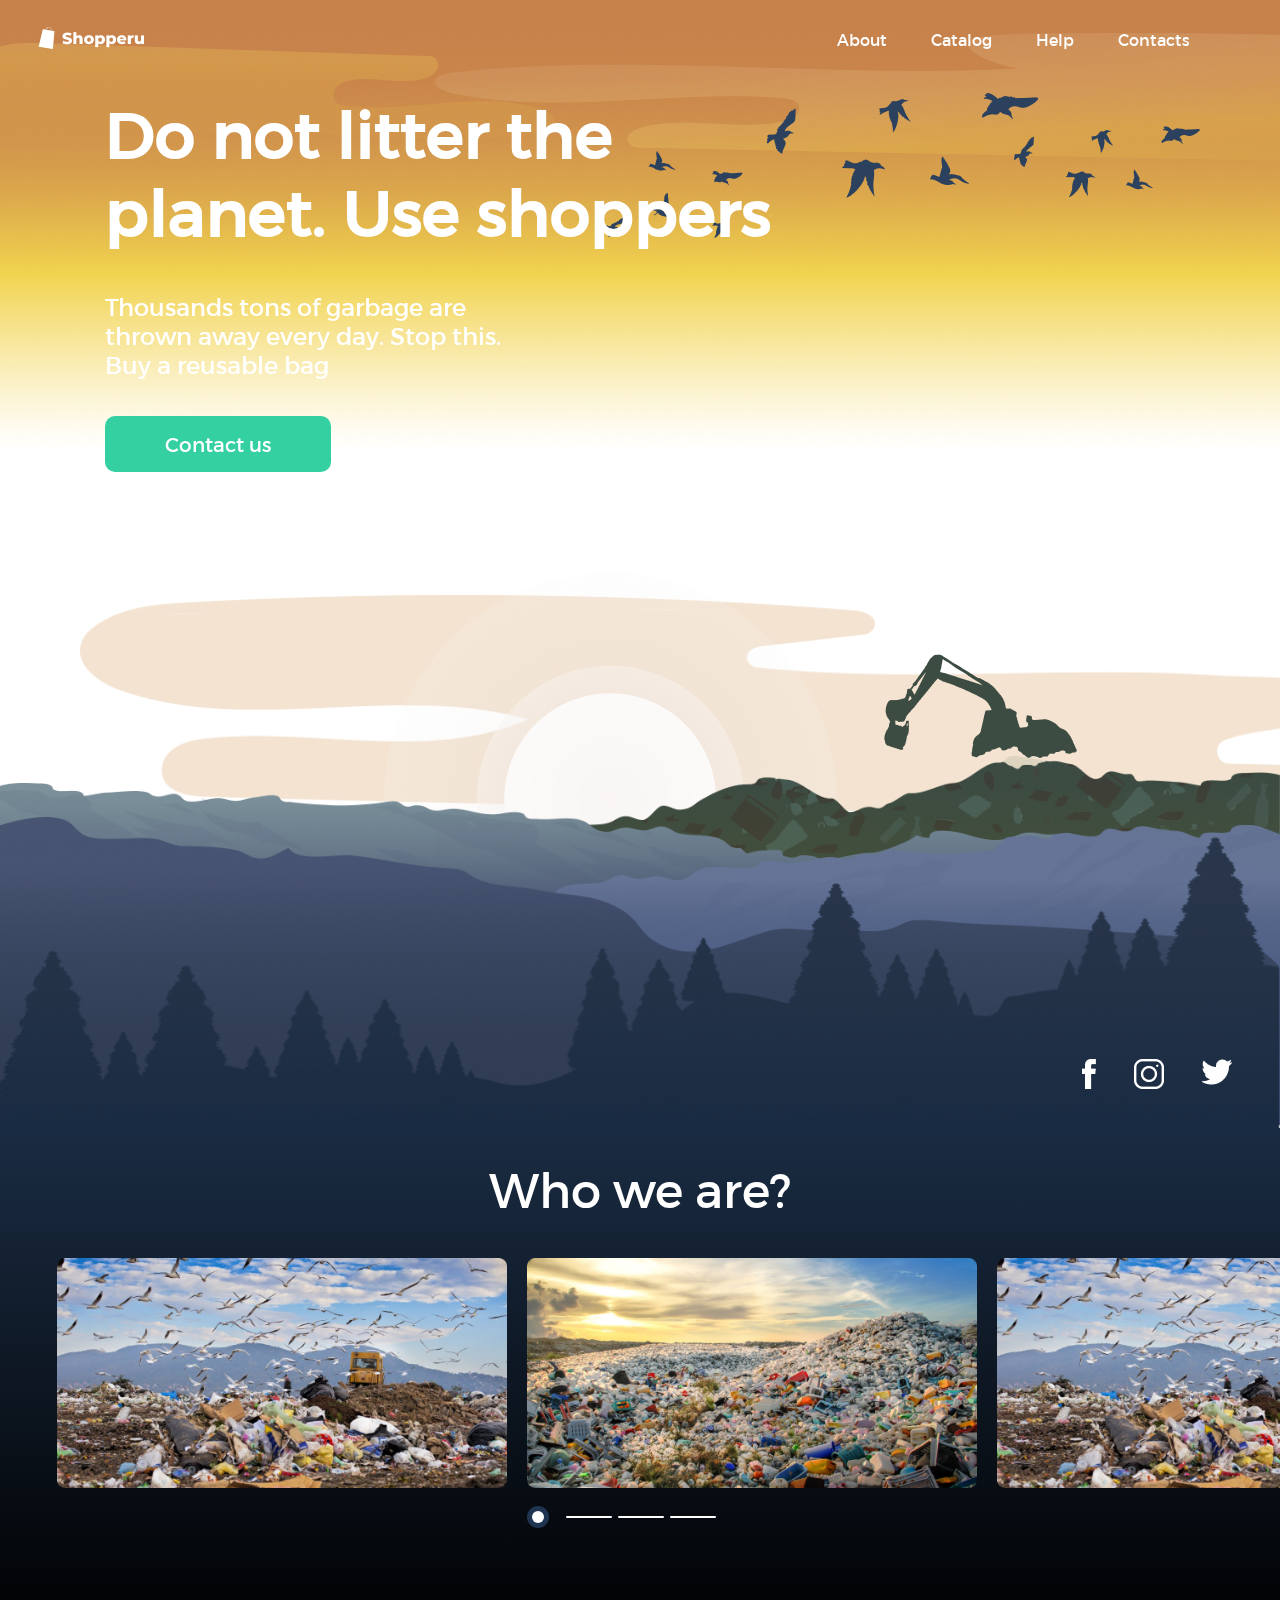
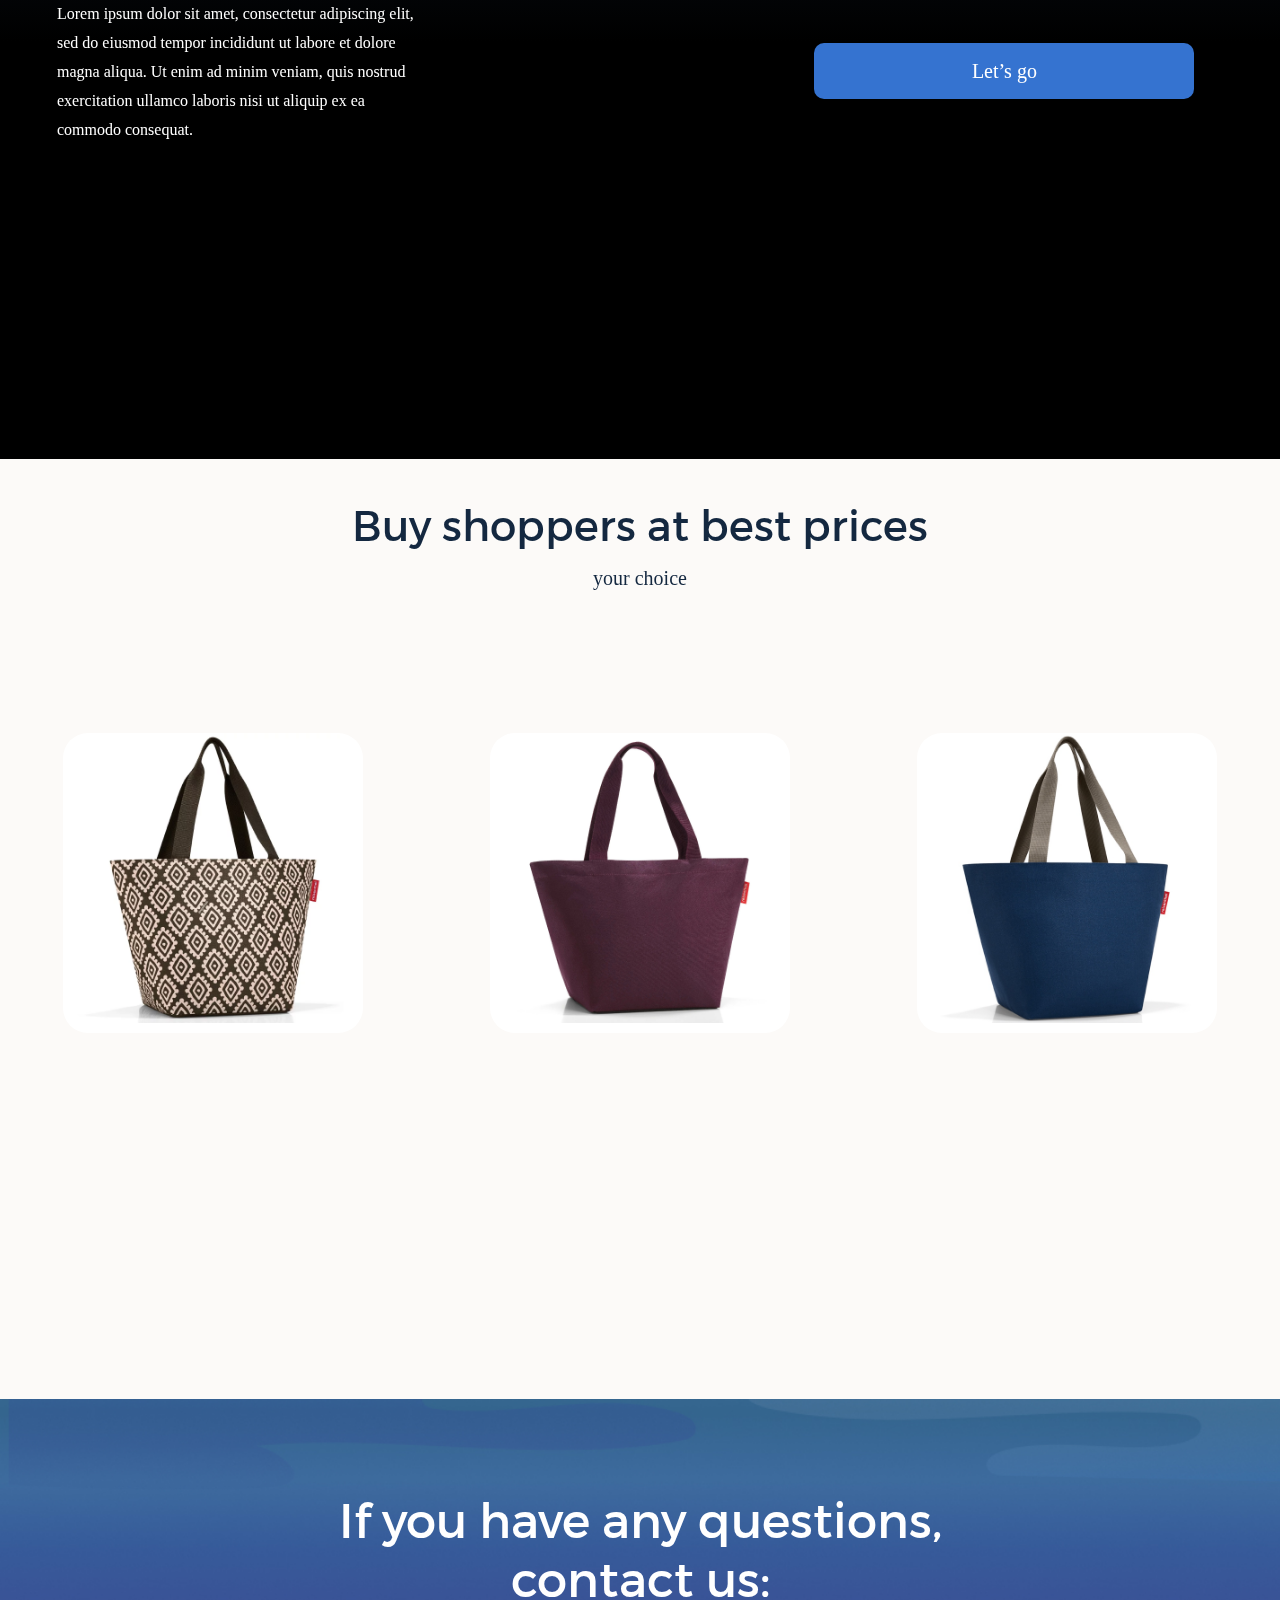
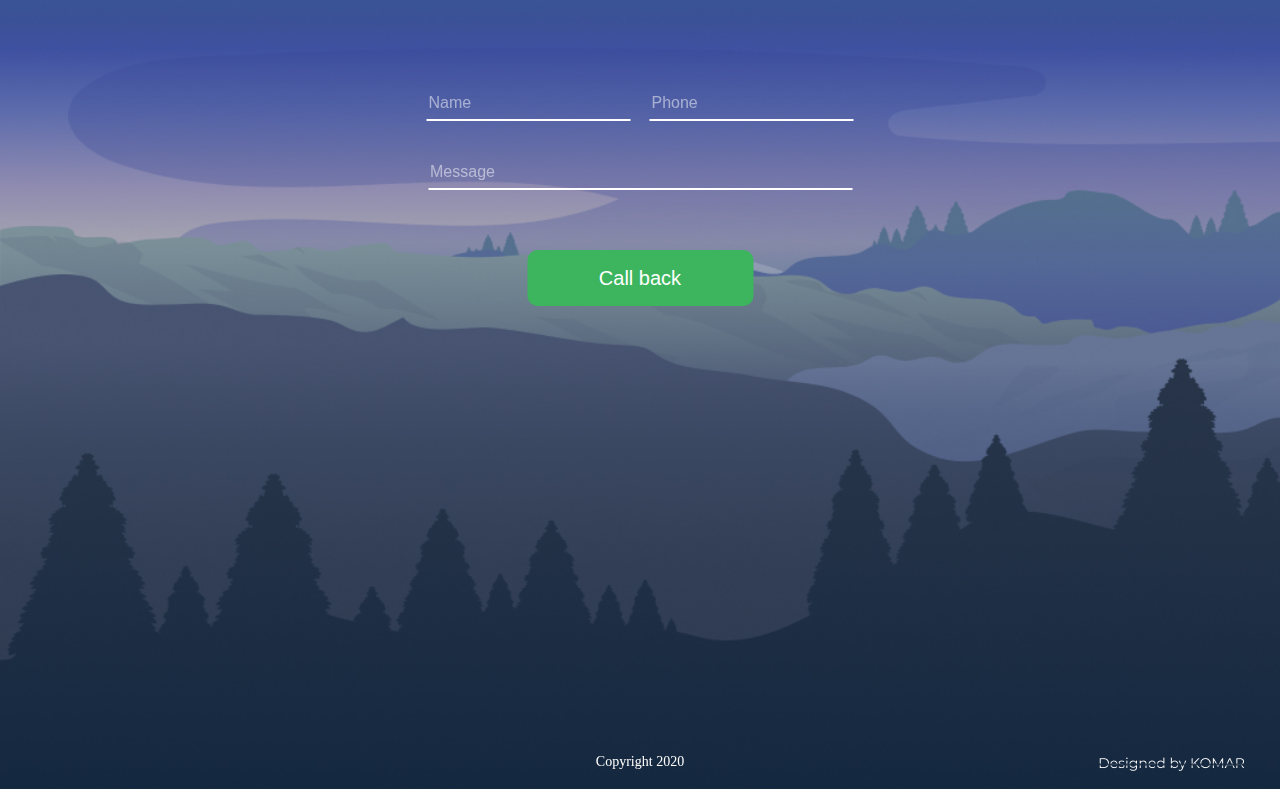
<file: landing/index.html>
<!DOCTYPE html>
<html lang="en" dir="ltr">
  <head>
    <meta charset="utf-8">
    <link rel="stylesheet" href="style.css">
    <link rel="stylesheet" type="text/css" href="slick/slick.css"/>
    <link rel="stylesheet" type="text/css" href="slick/slick-theme.css"/>
    <title></title>
    <script src="https://ajax.googleapis.com/ajax/libs/jquery/3.4.1/jquery.min.js"></script>

  </head>
  <body>
    <header>
      <img src="images/logo.png" alt="">
      <div class="links">
        <a href="#about-us">About</a>
        <a href="#shoppers">Catalog</a>
        <a href="#help">Help</a>
        <a href="#contacts">Contacts</a>
      </div>
    </header>
    <div class="first-block">
      <h1>Do not litter the <br> planet. Use shoppers</h1>
      <p>Thousands tons of garbage are <br> thrown away every day. Stop this. <br> Buy a reusable bag</p>
      <a class="contact-btn" href="#">Contact us</a>
      <div class="social">
        <a href="#"><img src="images/fb.png" alt=""></a>
        <a href="#"><img src="images/inst.png" alt=""></a>
        <a href="#"><img src="images/twitter.png" alt=""></a>
      </div>
      <div class="forest" >
        <img src="images/forest.png" alt="">
      </div>
      <div class="mount1 rellax"  data-rellax-speed="-4">
        <img  class="mount1-img" src="images/mount1.png" alt="">
      </div>
      <div class="mount2 rellax" data-rellax-speed="-3">
        <img class="mount2-img" src="images/mount2.png" alt="">
      </div>
      <div class="mount3 rellax" data-rellax-speed="-2">
        <img class="mount3-img" src="images/mount3.png" alt="">
      </div>
      <div class="garbage rellax" data-rellax-speed="-3">
        <img src="images/garbage.png" alt="">
      </div>
      <div class="sun rellax"  data-rellax-speed="-6">
        <img src="images/sun.png" alt="">
      </div>
      <div class="sky1 rellax">
        <img src="images/sky1.png" alt="">
      </div>
      <div class="sky2 rellax-side" data-rellax-vertical-scroll-axis="x" data-rellax-horizontal-speed="10">
        <img class="to-right" src="images/sky2.png" alt="">
      </div>
      <div class="sky3 rellax-side" data-rellax-vertical-scroll-axis="x" data-rellax-horizontal-speed="-10">
        <img class="to-left" src="images/sky3.png" alt="">
      </div>
      <div class="birds rellax-side" data-rellax-vertical-scroll-axis="x" data-rellax-horizontal-speed="-4">
        <img src="images/birds.png" alt="">
      </div>
      <div class="excavator rellax" data-rellax-speed="-3" >
        <img src="images/excavator.png" alt="">
        <div class="pack" >
          <img class="coleb" src="images/pack.png" alt="">
        </div>
      </div>

    </div>
    <div class="about-us" id="about-us">
      <h3>Who we are?</h3>
      <div class="slider">
        <div class="">
          <img src="images/slide1.png" alt="">
        </div>
        <div class="">
          <img src="images/slide2.png" alt="">
        </div>
        <div class="">
          <img src="images/slide1.png" alt="">
        </div>
        <div class="">
          <img src="images/slide2.png" alt="">
        </div>
      </div>
      <div class="info">
        <p class="text-about-us">
          Lorem ipsum dolor sit amet, consectetur adipiscing elit, <br> sed do eiusmod tempor incididunt ut labore et dolore <br> magna aliqua. Ut enim ad minim veniam, quis nostrud <br> exercitation ullamco laboris nisi ut aliquip ex ea<br> commodo consequat.
        </p>
        <button type="button" name="button">Let’s go</button>
      </div>
    </div>
    <div class="shoppers" id="shoppers">
      <h3>Buy shoppers at best prices</h3>
      <p>your choice</p>
      <div class="shoppers-wrapper">
        <div class="shopper-container" style="">
          <img src="images/shopper1.png" alt="">
          <div class="price-wrapper">
            <div class="price">
              <p class="price-label">price</p>
              <p>10$</p>
            </div>
            <button type="button" name="button" class="buy">Buy</button>
          </div>
        </div>
        <div class="shopper-container" class="">
          <img src="images/shopper2.png" alt="">
          <div class="price-wrapper">
            <div class="price">
              <p class="price-label">price</p>
              <p>10$</p>
            </div>
            <button type="button" name="button" class="buy">Buy</button>
          </div>
        </div>
        <div class="shopper-container">
          <img src="images/shopper3.png" alt="">
          <div class="price-wrapper">
            <div class="price">
              <p class="price-label">price</p>
              <p>10$</p>
            </div>
            <button type="button" name="button" class="buy">Buy</button>
          </div>
        </div>
      </div>
    </div>
    <div class="call-back" id="help">
      <h3>If you have any questions, <br> contact us:</h3>
      <form class="" action="index.html" method="post">
        <input type="text" placeholder="Name" class="name" autocomplete="off">
        <input type="tel" placeholder="Phone" class="tel" autocomplete="off">
        <br>
        <input type="text" placeholder="Message" class="msg">
        <br>
        <button type="button" name="button" class="back">Call back</button>
      </form>
    </div>
    <footer>
      <p class="copy">Copyright 2020</p>
      <img class="design" src="images/designer.png" alt="">
    </footer>
    <script src="script.js" type="text/javascript"></script>
    <!-- <script type="text/javascript" src="rellax/rellax.min.js"></script> -->
    <script type="text/javascript" src="rellax/rellax.js"></script>
    <script>
      var rellax = new Rellax('.rellax', { });
      var rellax = new Rellax('.rellax-side', {
        horizontal: true
      });

    </script>
    <script type="text/javascript" src="slick/slick.min.js"></script>
  </body>
</html>
</file>
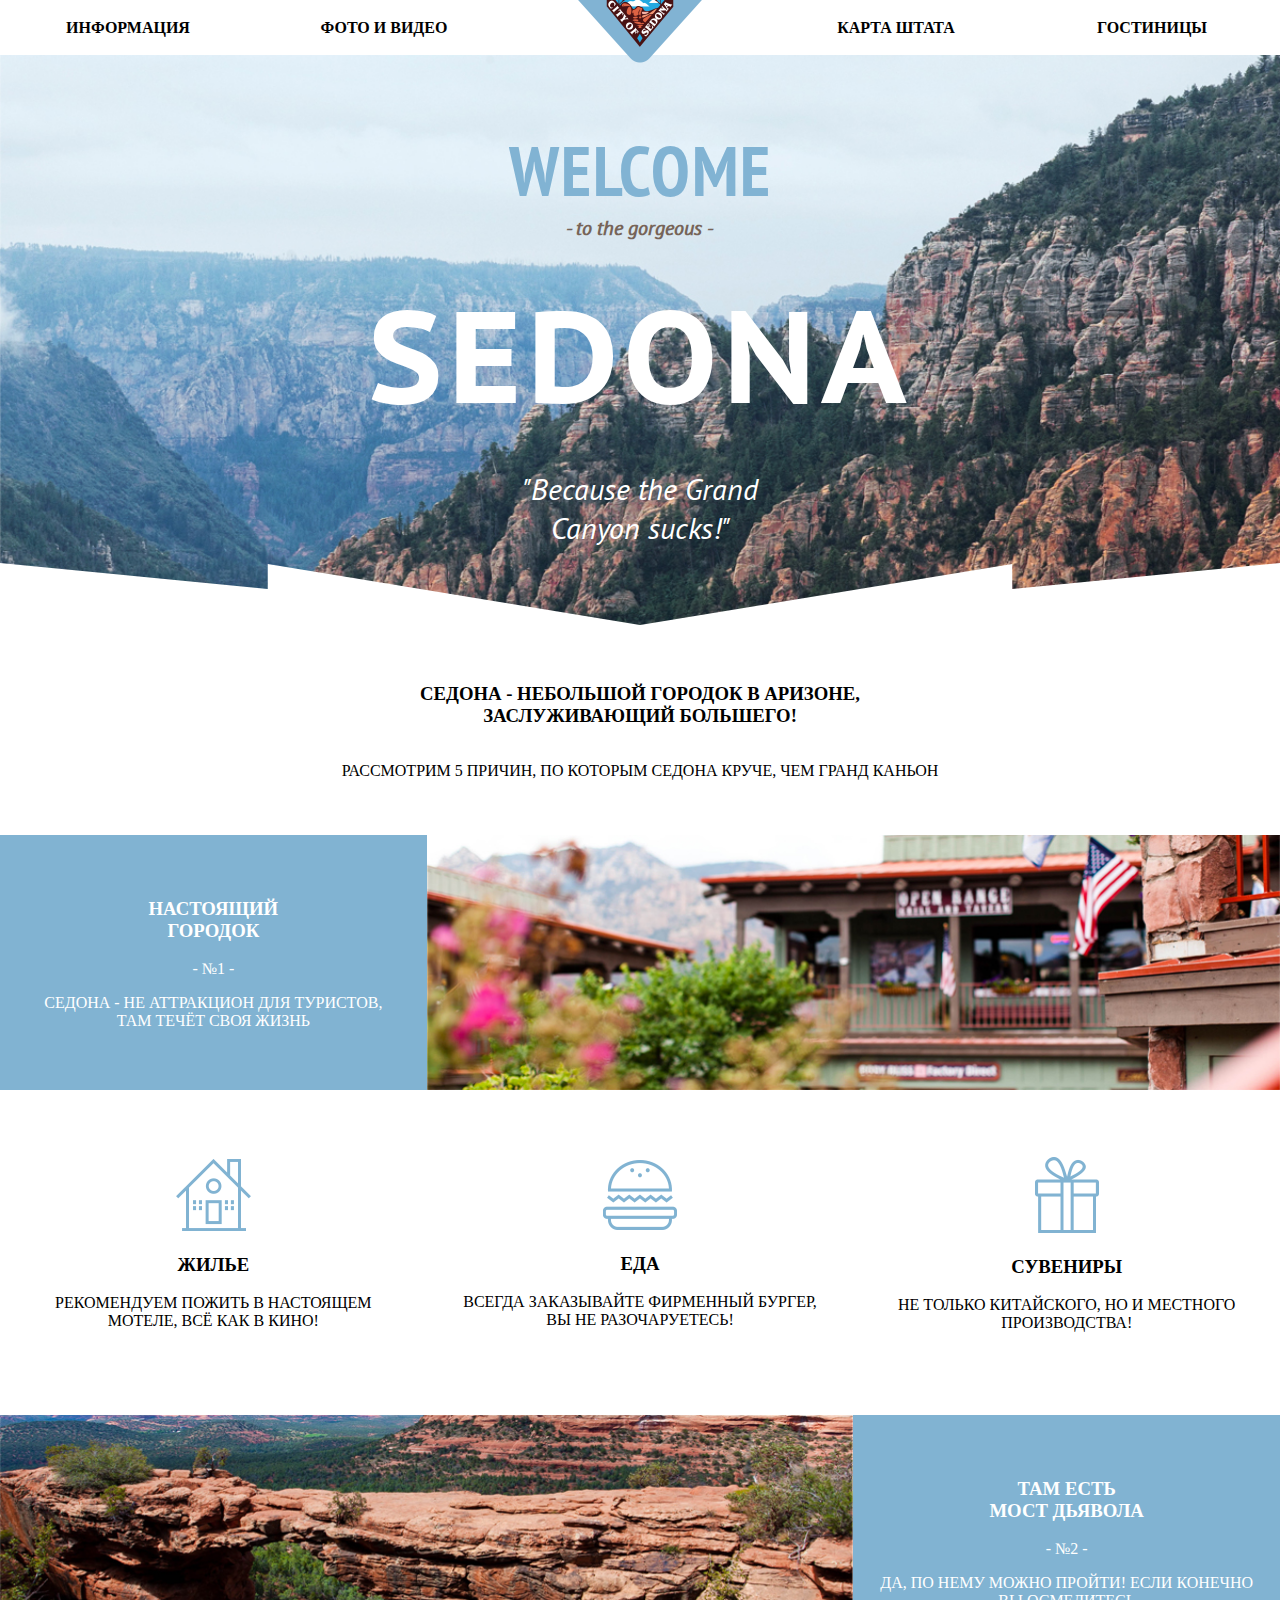
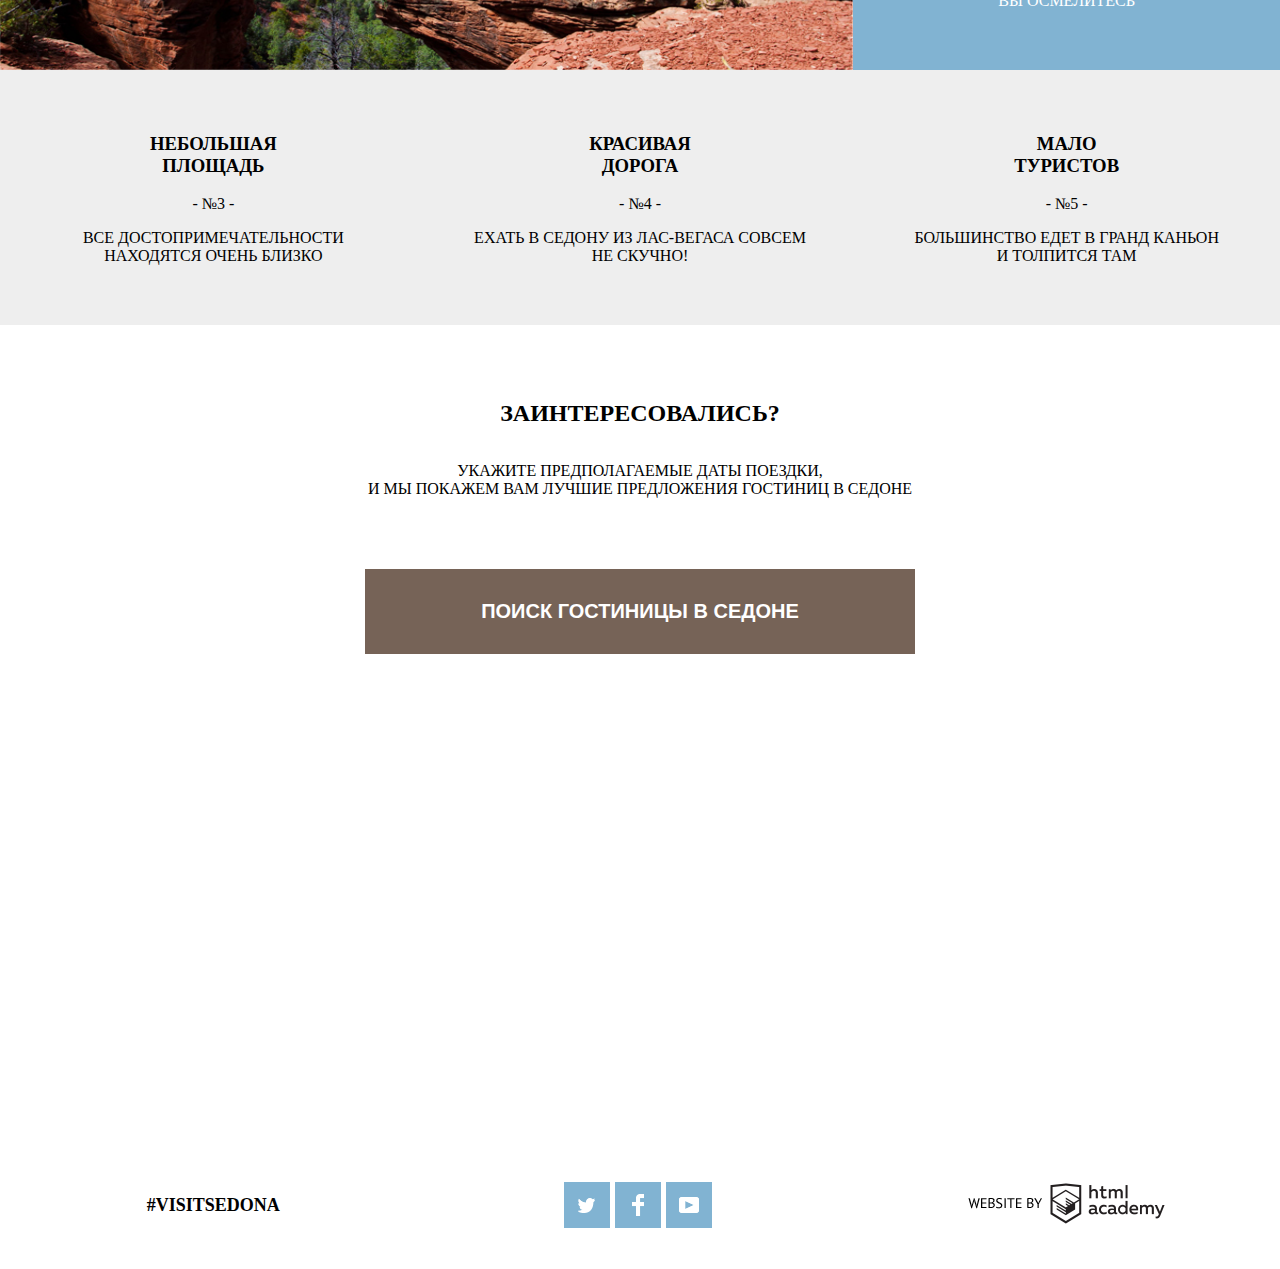
<file: sedona/index.html>
<!DOCTYPE html>
<html lang="en" dir="ltr">
  <head>
    <meta charset="utf-8">
    <title>Sedona - городок в Аризоне</title>
    <link rel="stylesheet" href="style.css">
    <link rel="stylesheet" href="header.css">
    <link rel="stylesheet" href="footer.css">
  </head>
  <body>
    <header>
      <div><a href="#">ИНФОРМАЦИЯ</a></div>
      <div><a href="#">ФОТО И ВИДЕО</a></div>
      <div><img src="images/logo.png" alt=""></div>
      <div><a href="#">КАРТА ШТАТА</a></div>
      <div><a href="#">ГОСТИНИЦЫ</a></div>
    </header>
    <div class="intro">
      <p class="p1">welcome</p>
      <p class="p2">- to the gorgeous -</p>
      <h1>sedona</h1>
      <p class="p3">"Because the Grand <br> Canyon sucks!"</p>
      <img class="polygon" src="images/polygon.png" alt="">
    </div>
    <div class="reasons">
      <h3><b>седона - небольшой городок в аризоне, <br> заслуживающий большего!</b></h3>
      <p>рассмотрим 5 причин, по которым седона круче, чем гранд каньон</p>
    </div>
    <div class="description">
      <div class="text">
        <h3>настоящий <br> городок</h3>
        <p>- №1 -</p>
        <p>седона - не аттракцион для туристов, <br> там течёт своя жизнь</p>
      </div>
      <div class="image"><img src="images/first-block.jpg" alt=""></div>
    </div>
    <div class="facilities">
      <div class="facility-block">
        <img src="images/house-icon.png" alt="">
        <h3>жилье</h3>
        <p>рекомендуем пожить в настоящем <br> мотеле, всё как в кино!</p>
      </div>
      <div class="facility-block">
        <img src="images/food-icon.png" alt="">
        <h3>еда</h3>
        <p>всегда заказывайте фирменный бургер, <br> вы не разочаруетесь!</p>
      </div>
      <div class="facility-block">
        <img src="images/souvenir-icon.png" alt="">
        <h3>сувениры</h3>
        <p>не только китайского, но и местного <br> производства!</p>
      </div>
    </div>
    <div class="description">
      <div class="image"><img src="images/second-block.jpg" alt=""></div>
      <div class="text">
        <h3>там есть <br> мост дьявола</h3>
        <p>- №2 -</p>
        <p>да, по нему можно пройти! если конечно <br> вы осмелитесь</p>
      </div>
    </div>
    <div class="description descrdif">
      <div class="text">
        <h3>небольшая <br>площадь</h3>
        <p>- №3 -</p>
        <p>все достопримечательности<br> находятся очень близко</p>
      </div>
      <div class="text">
        <h3>красивая<br> дорога</h3>
        <p>- №4 -</p>
        <p>ехать в седону из лас-вегаса совсем<br> не скучно!</p>
      </div>
      <div class="text">
        <h3>мало<br> туристов</h3>
        <p>- №5 -</p>
        <p>большинство едет в гранд каньон <br>и толпится там</p>
      </div>
    </div>
    <div class="search">
      <h2>заинтересовались?</h2>
      <p>укажите предполагаемые даты поездки,<br> и мы покажем вам лучшие предложения гостиниц в седоне</p>
      <button type="button" name="button" class="search-btn">поиск гостиницы в седоне</button>
    </div>
    <div class="map">
      <iframe src="https://www.google.com/maps/embed?pb=!1m18!1m12!1m3!1d52385.135657476916!2d-111.83015810420495!3d34.85444381570011!2m3!1f0!2f0!3f0!3m2!1i1024!2i768!4f13.1!3m3!1m2!1s0x872da132f942b00d%3A0x5548c523fa6c8efd!2z0KHQtdC00L7QvdCwLCDQkNGA0LjQt9C-0L3QsCA4NjMzNiwg0KHQqNCQ!5e0!3m2!1sru!2sby!4v1575364790408!5m2!1sru!2sby" width="600" height="450" frameborder="0" style="border:0;" allowfullscreen=""></iframe>
    </div>

      <form class="form" action="index.html" method="post">
      <p class="date-in">дата заезда: <input type="date" name="" value="" class="date" placeholder=""></p>
      <p class="date-out">дата выезда: <input type="date" oname="" value="" class="date"></p>
        <div class="amount">
          <p class="adults">взрослые: <input type="number" name="" value=""></p>
          <p class="kids">дети: <input type="number" name="" value="" ></p>
        </div>
          <a  class="find-btn" href="hotels.html">найти</a>
      </form>
    <footer>
      <div class="hashtag">
        <p>#visitsedona</p>
      </div>
      <div class="social">
        <a href="#"><img src="images/twitter.png"></a>
        <a href="#"><img src="images/facebook.png"></a>
        <a href="#"><img src="images/youtube.png"></a>
      </div>
      <div class="academy">
        <a href="#"><img src="images/html-academy-logo.png"></a>
      </div>
    </footer>
    <script type="text/javascript" src="js/script.js"></script>
  </body>
</html>
</file>
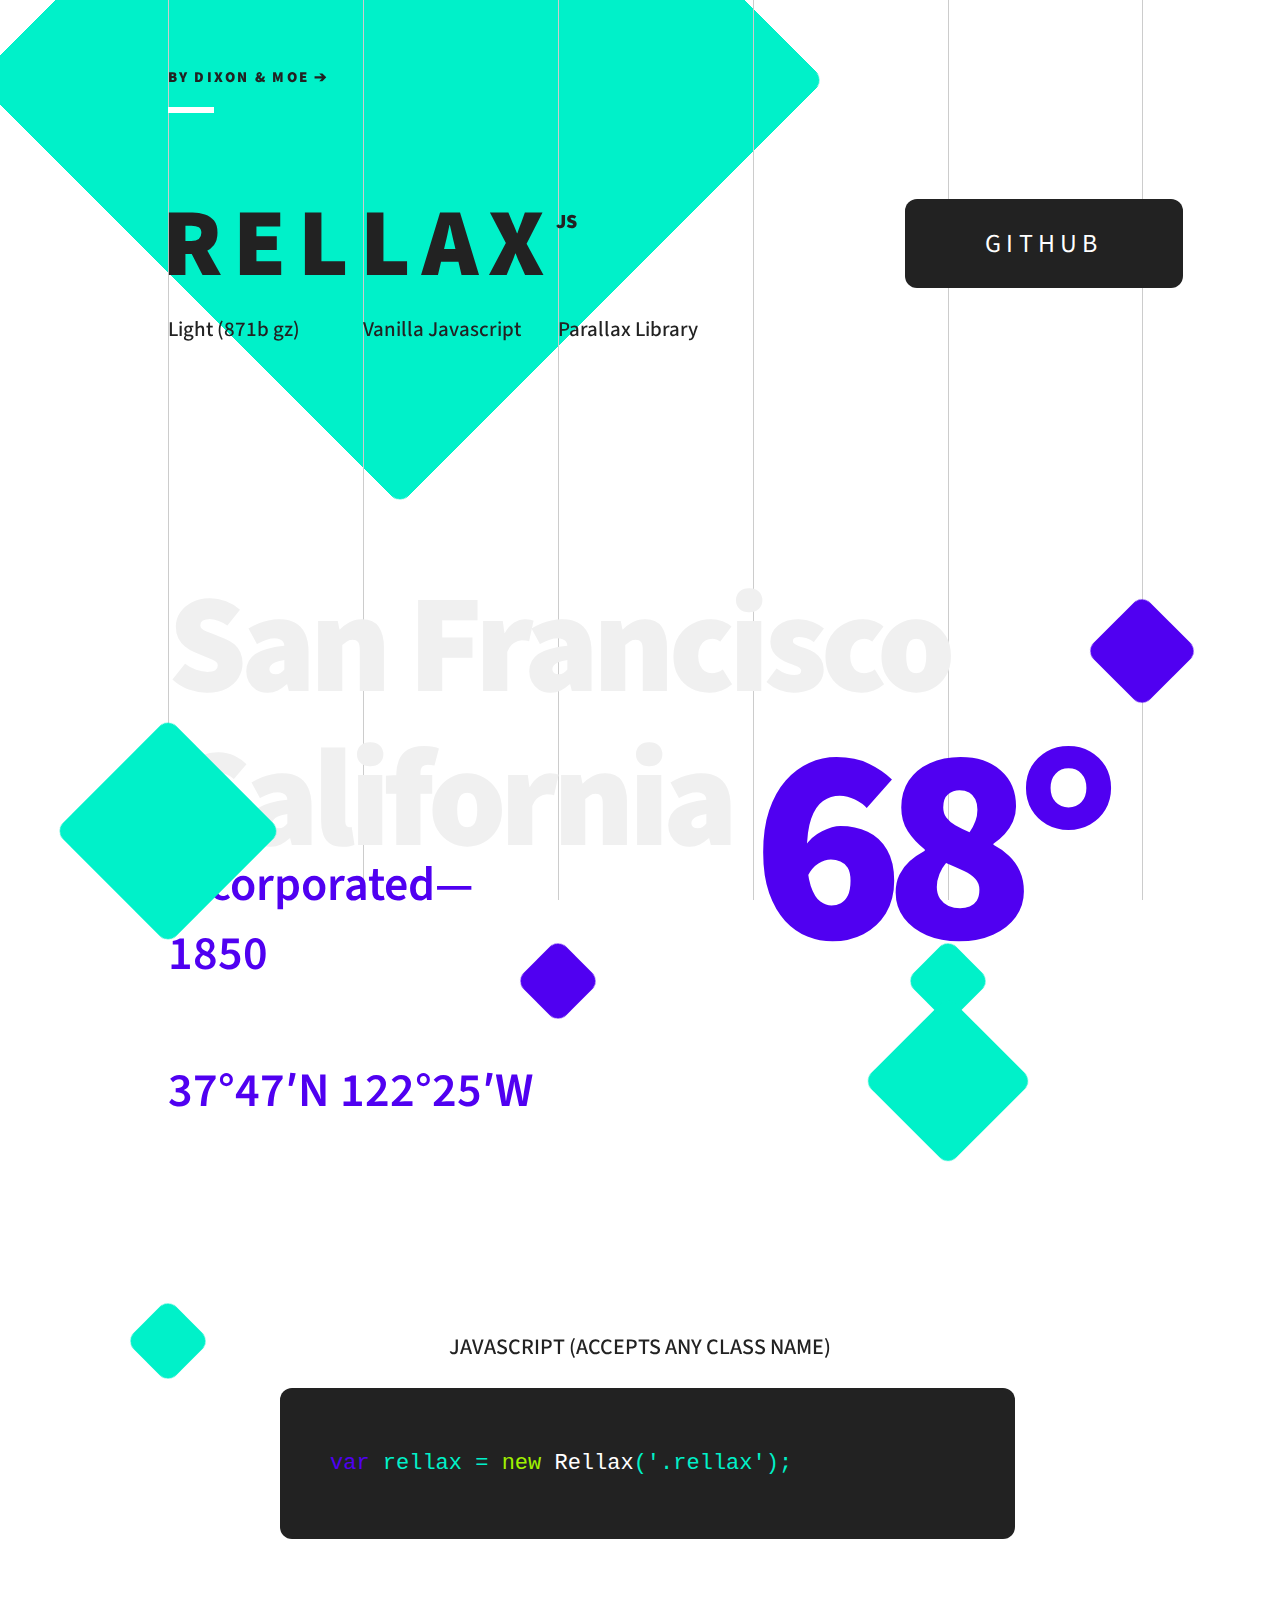
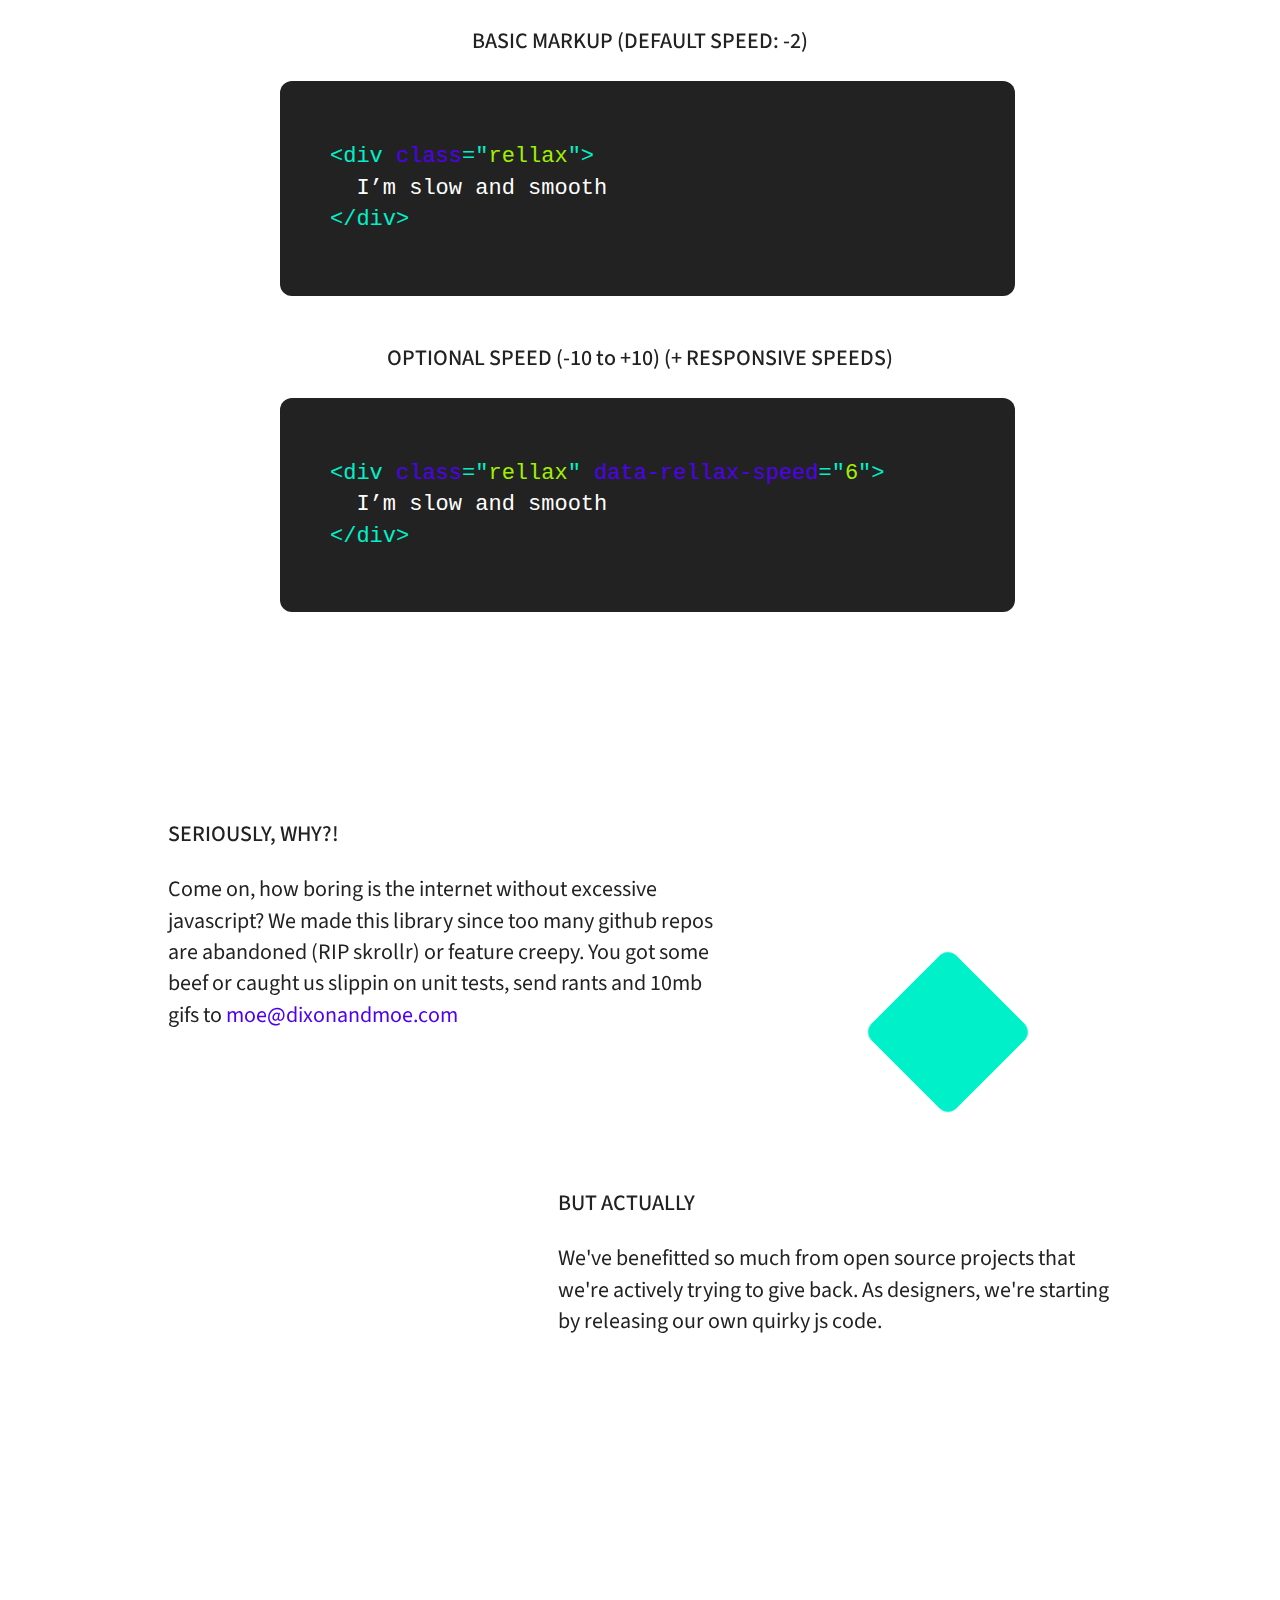
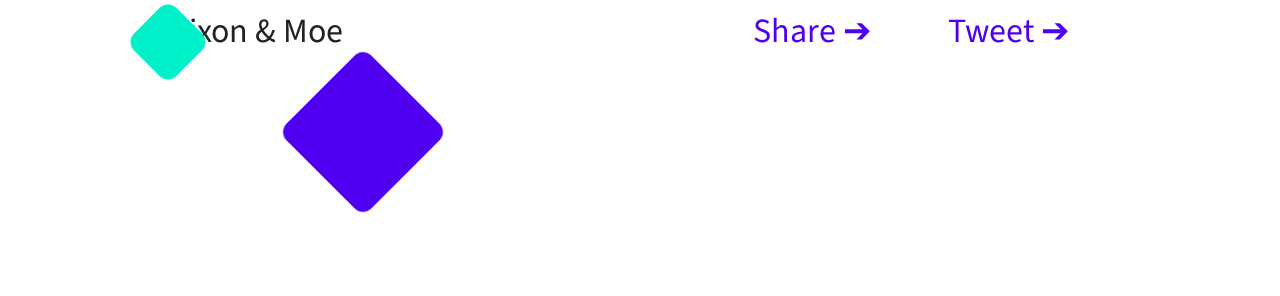
<file: landing/rellax/demo.html>
<!DOCTYPE html>
<html lang="en">
  <head>
    <meta charset="utf-8">
    <meta http-equiv="X-UA-Compatible" content="IE=edge,chrome=1">
    <title>Vanilla Javascript Parallax Library - Rellax.js</title>
    <meta name="description" content="">
    <meta name="viewport" content="width=device-width">

    <link href='https://fonts.googleapis.com/css?family=Source+Sans+Pro:600,700,900' rel='stylesheet' type='text/css'>

    <!-- Booooooootstrap -->
    <link rel="stylesheet" href="css/bootstrap.min.css">

    <!-- Styles -->
    <link rel="stylesheet" type="text/css" href="css/main.css">

    <!--[if lt IE 9]>
    <script src="//html5shiv.googlecode.com/svn/trunk/html5.js"></script>
    <script>window.html5 || document.write('<script src="js/vendor/html5shiv.js"><\/script>')</script>
    <![endif]-->
  </head>

  <body>
    <div class="grid">
      <div class="container">
        <div class="row">
          <div class="col-md-offset-1 col-md-2">
            <div class="grid-line"></div>
          </div>
          <div class="col-md-2">
            <div class="grid-line"></div>
          </div>
          <div class="col-md-2">
            <div class="grid-line"></div>
          </div>
          <div class="col-md-2">
            <div class="grid-line"></div>
          </div>
          <div class="col-md-2">
            <div class="grid-line" style="margin-right:-30px;border-right:1px solid #ccc"></div>
          </div>
        </div>
      </div>
    </div>

    <div class="fixed-top rellax" data-rellax-speed="-2"
      style="transform: rotate(45deg);"
    >
    </div>

    <main class="main">
      <header>
        <div class="container">
          <div class="row">
            <div class="col-md-offset-1 col-md-11">
              <a href="http://dixonandmoe.com/">
                <h2>BY DIXON & MOE <span>➔</span></h2>
              </a>
              <div class="white-block"></div>
            </div>
          </div>
          <div class="title">
            <div class="row">
              <div class="col-md-offset-1 col-md-6">
                <h1>RELLAX<span>JS</span></h1>
              </div>
              <div class="col-md-4 text-right">
                <a href="https://github.com/dixonandmoe/rellax">GITHUB</a>
              </div>
            </div>
          </div>
          <div class="subtitle">
            <div class="row">
              <div class="col-md-offset-1 col-md-2">
                <h3>Light (871b gz)</h3>
              </div>
              <div class="col-md-2">
                <h3>Vanilla Javascript</h3>
              </div>
              <div class="col-md-2">
                <h3>Parallax Library</h3>
              </div>
            </div>
          </div>
        </div>
      </header>


      <section class="section san-francisco">
        <div class="absolute">
          <div class="container">
            <div class="row">
              <div class="col-md-offset-1 col-md-11">
                <h2 class="rellax" data-rellax-speed="-3">San Francisco<br>California</h2>
              </div>
            </div>
          </div>
        </div>

        <div class="absolute above">
          <div class="container">
            <div class="row">

              <div class="col-md-offset-1 col-md-2">
                <div class="lg-green rellax"
                  data-rellax-speed="2"
                  style="transform: rotate(45deg);">
                </div>
                <div class="sm-green rellax"
                  data-rellax-speed="5"
                  style="transform: rotate(45deg);">
                </div>
              </div>

              <div class="col-md-offset-2 col-md-1">
                <div class="sm-purple rellax"
                  data-rellax-speed="2"
                  style="transform: rotate(45deg);">
                </div>
              </div>

              <div class="col-md-offset-3 col-md-1">
                <div class="xs-green rellax"
                  data-rellax-speed="5"
                  style="transform: rotate(45deg);">
                </div>
                <div class="md-green rellax"
                  data-rellax-speed="1"
                  style="transform: rotate(45deg);">
                </div>
              </div>

              <div class="col-md-1">
                <div class="lg-purple rellax"
                  data-rellax-speed="3"
                  style="transform: rotate(45deg);">
                </div>
              </div>

            </div>
          </div>
        </div>


        <div class="container">

          <div class="row">
            <div class="col-md-offset-1 col-md-5">
              <div class="date">
                Incorporated—<br>
                1850<br><br>
                37°47′N 122°25′W
              </div>
            </div>
            <div class="col-md-offset-1 col-md-4">
              <div class="temp">
                68°
              </div>
            </div>
          </div>
        </div>


      </section>


      <section class="section">

      </section>


      <section class="section">
        <div style="margin-top: 200px">
          <div class="container">

              <div class="row">
                <div class="col-md-12 text-center">
                  <h4>JAVASCRIPT (ACCEPTS ANY CLASS NAME)</h4>
                </div>
              </div>

              <div class="row">
                <div class="col-md-offset-2 col-md-8">
                  <div class="text-editor">
                    <code>
                      <span class="purple">var</span> rellax = <span class="green">new</span> <span class="white">Rellax</span>('.rellax');
                    </code>
                  </div>
                </div>
              </div>


              <div class="row">
                <div class="col-md-12 text-center" style="margin-top:80px">
                  <h4>BASIC MARKUP (DEFAULT SPEED: -2)</h4>
                </div>
              </div>

              <div class="row">
                <div class="col-md-offset-2 col-md-8">
                  <div class="text-editor">
                    <code>
                      &lt;div <span class="purple">class</span>="<span class="green">rellax</span>"&gt;<br>
                      <span class="white">&nbsp;&nbsp;I’m slow and smooth</span><br>
                      &lt;/div&gt;
                    </code>
                  </div>
                </div>
              </div>


              <div class="row">
                <div class="col-md-12 text-center" style="margin-top:40px">
                  <h4>OPTIONAL SPEED (-10 to +10) (+ RESPONSIVE SPEEDS)</h4>
                </div>
              </div>

              <div class="row">
                <div class="col-md-offset-2 col-md-8">
                  <div class="text-editor">
                    <code>
                      &lt;div <span class="purple">class</span>="<span class="green">rellax</span>" <span class="purple">data-rellax-speed</span>="<span class="green">6</span>"&gt;<br>
                      <span class="white">&nbsp;&nbsp;I’m slow and smooth</span><br>
                      &lt;/div&gt;
                    </code>
                  </div>
                </div>
              </div>

          </div>
        </div>
      </section>



      <section class="section">

        <div class="absolute above" style="pointer-events: none;">
          <div class="container">
            <div class="row">

              <div class="col-md-offset-1 col-md-2">
                <div class="bt-green rellax"
                  data-rellax-speed="5"
                  style="transform: rotate(45deg);">
                </div>
              </div>

              <div class="col-md-offset-0 col-md-1">
                <div class="md-dixonandmoe rellax"
                  data-rellax-speed="2"
                  style="transform: rotate(45deg);">
                </div>
              </div>

              <div class="col-md-offset-5 col-md-1">
                <div class="md-twitter rellax"
                  data-rellax-speed="1"
                  style="transform: rotate(45deg);">
                </div>
              </div>

              <div class="col-md-1">
                <div class="md-facebook rellax"
                  data-rellax-speed="3"
                  data-rellax-percentage="0.5"
                  style="transform: rotate(45deg);">
                </div>
              </div>

            </div>
          </div>
        </div>

        <div class="copy" style="margin-top: 200px;margin-bottom: 500px">
          <div class="container">
            <div class="row">
              <div class="col-md-offset-1 col-md-6">
                <h4>SERIOUSLY, WHY?!</h4>
                <p>Come on, how boring is the internet without excessive javascript? We made this library since too many github repos are abandoned (RIP skrollr) or feature creepy. You got some beef or caught us slippin on unit tests, send rants and 10mb gifs to <a href="mailto:moe@dixonandmoe.">moe@dixonandmoe.com</a></p>
              </div>
            </div>

            <div class="row" style="margin-top: 140px">
              <div class="col-md-offset-5 col-md-6">
                <h4>BUT ACTUALLY</h4>
                <p>We've benefitted so much from open source projects that we're actively trying to give back. As designers, we're starting by releasing our own quirky js code.</p>
              </div>
            </div>
          </div>
        </div>
      </section>

      <section class="share">
        <div class="container">
          <div class="row">
            <div class="col-md-offset-1 col-md-3">
              <a class="dam" href="http://dixonandmoe.com/">Dixon &amp; Moe</a>
            </div>
            <div class="col-md-offset-3 col-md-2">
              <a href="https://www.facebook.com/sharer/sharer.php?u=http://dixonandmoe.com/rellax/">Share <span>➔</span></a>
            </div>
            <div class="col-md-offset-0 col-md-2">
              <a href="https://twitter.com/share?url=http://dixonandmoe.com/rellax/">Tweet <span>➔</span></a>
            </div>
          </div>
        </div>
      </section>

    </main>


    <!-- javascript -->
    <script type="text/javascript" src="rellax.js"></script>
    <script>
    	var rellax = new Rellax('.rellax', {
        // center: true
        callback: function(position) {
            // callback every position change
            console.log(position);
        }
      });
    </script>



  </body>
</html>
</file>
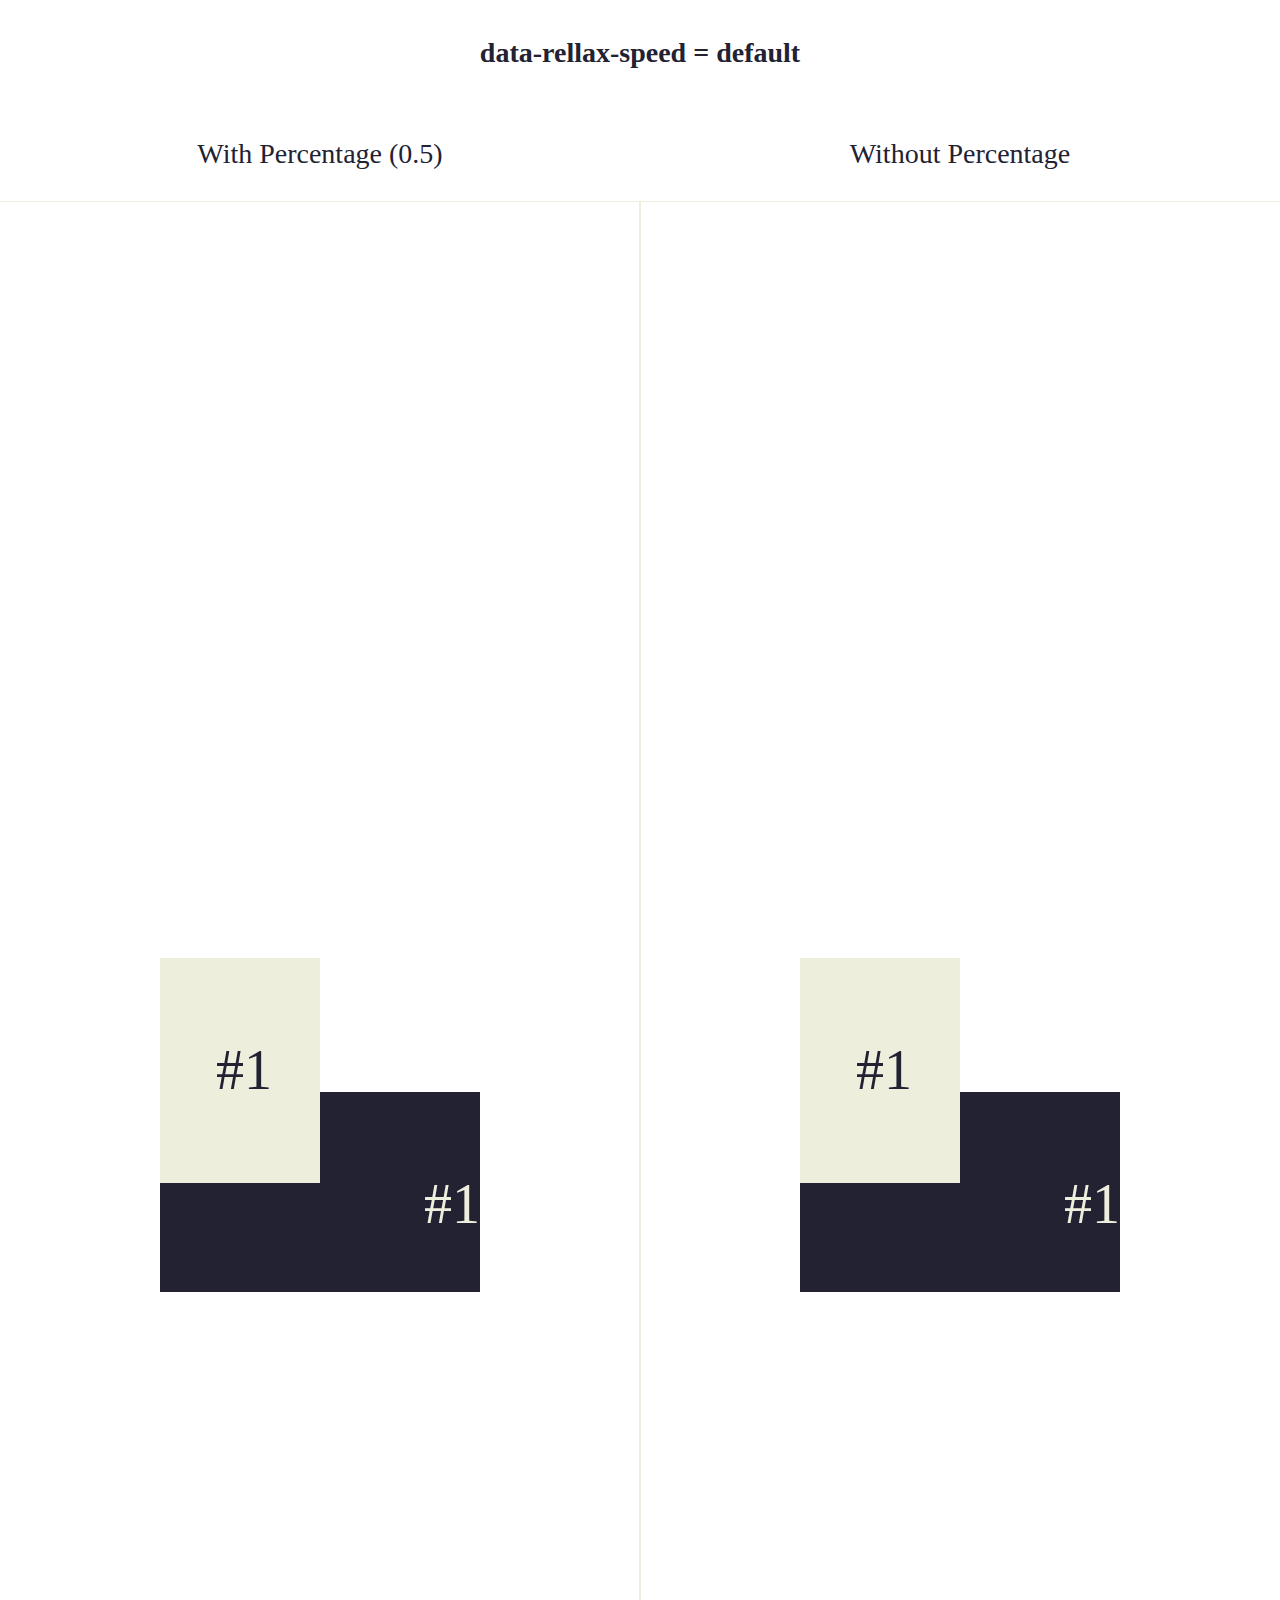
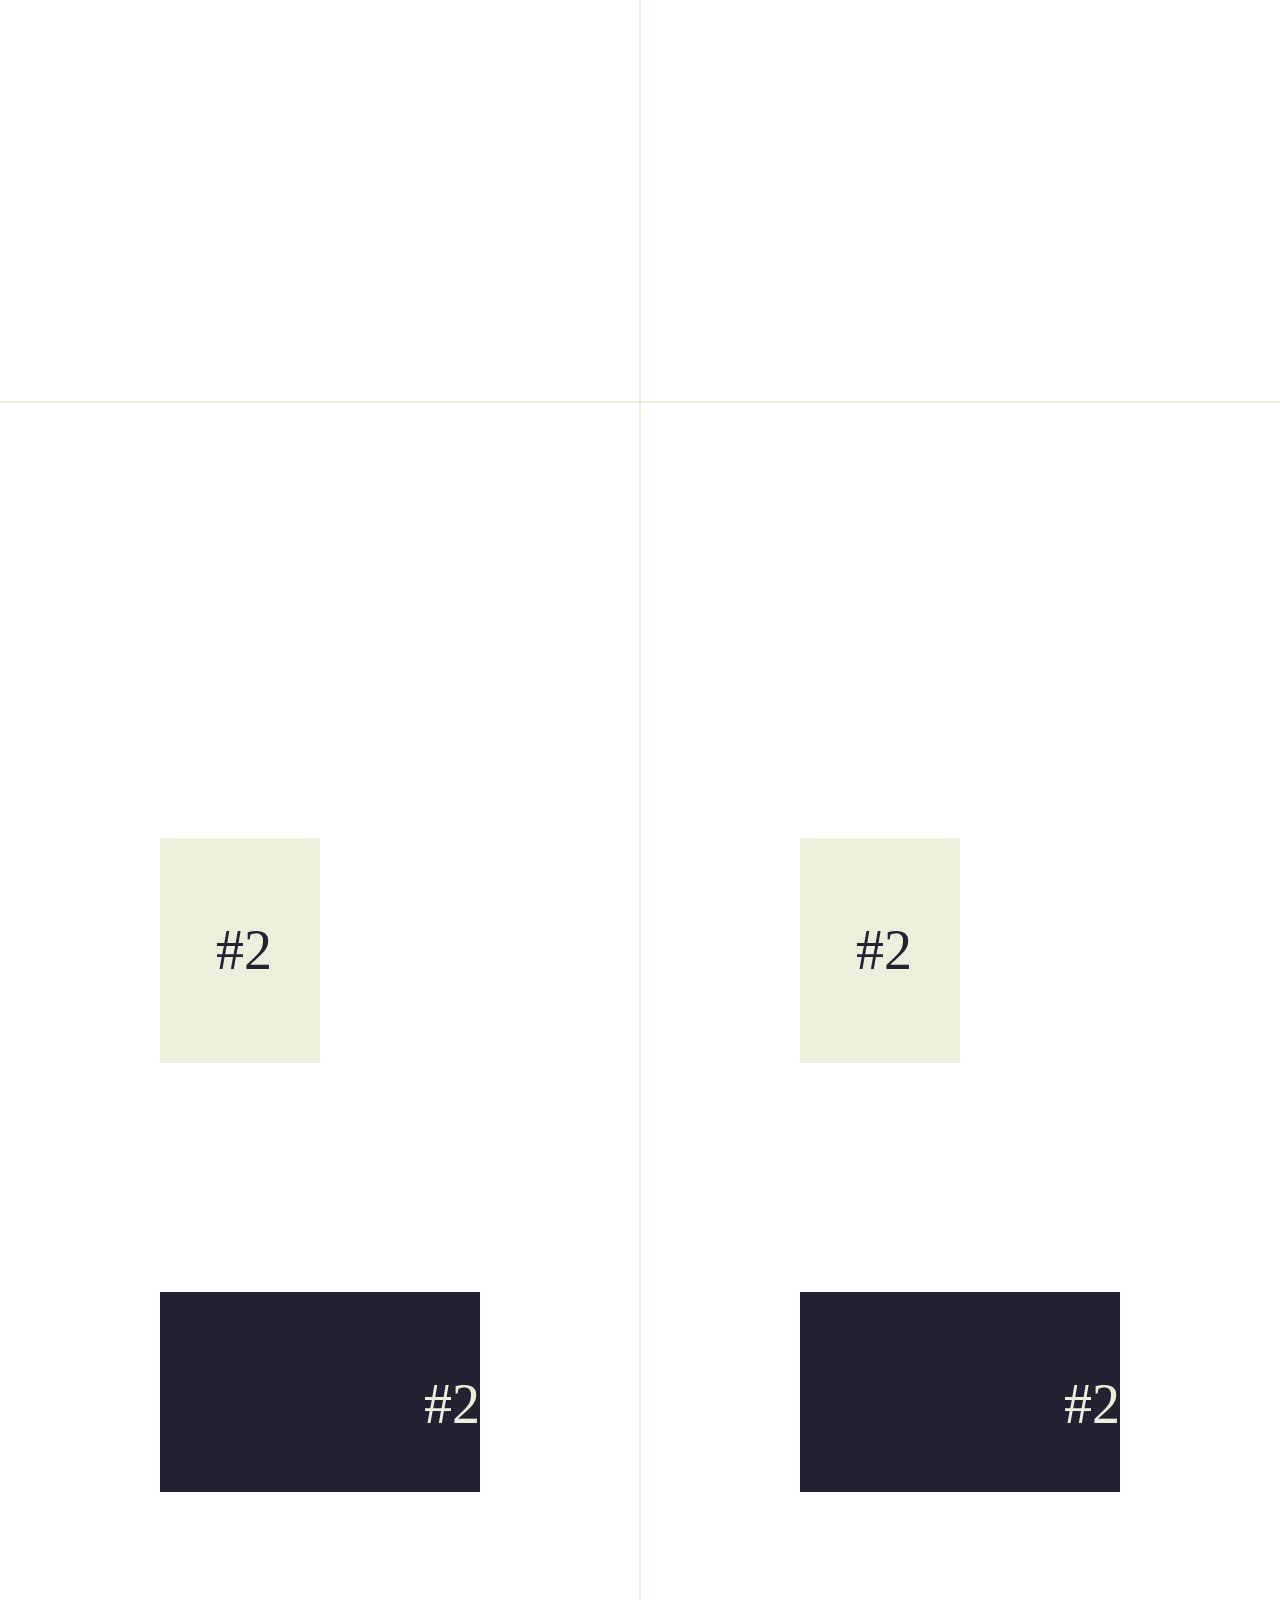
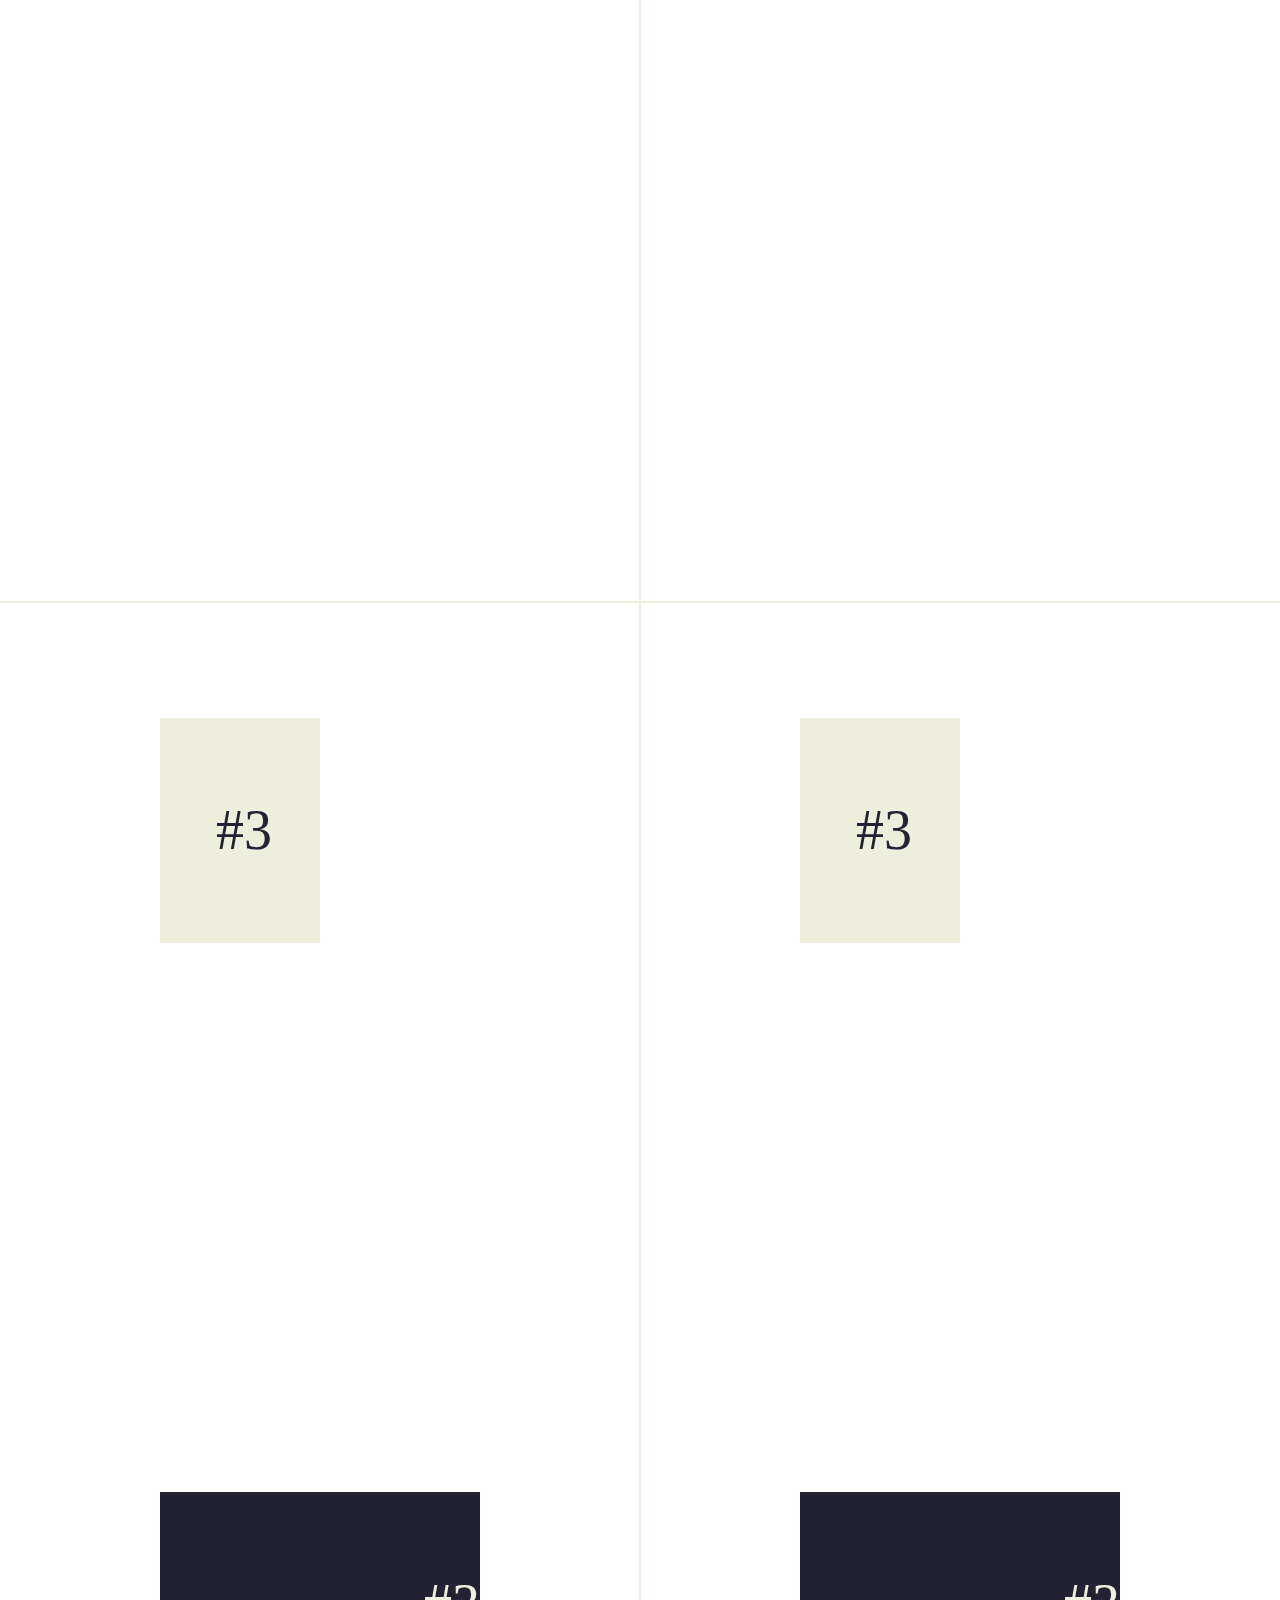
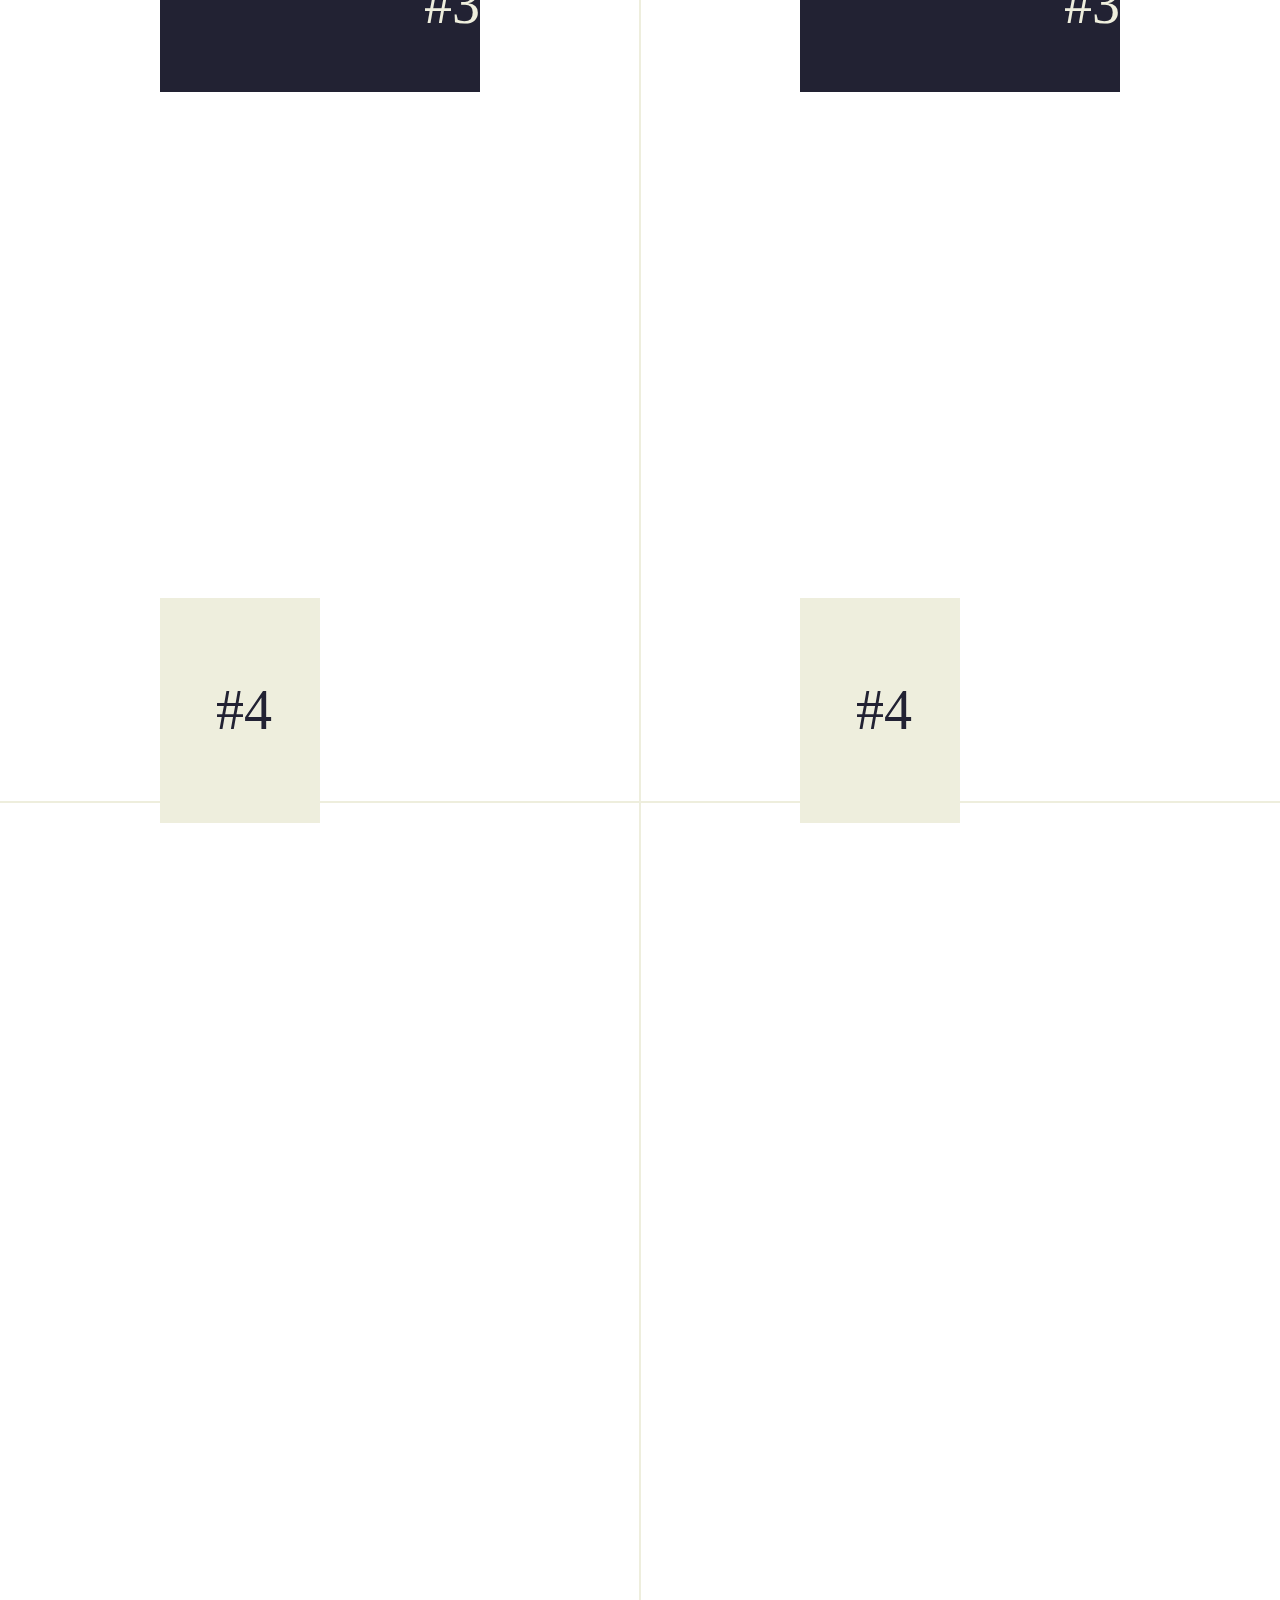
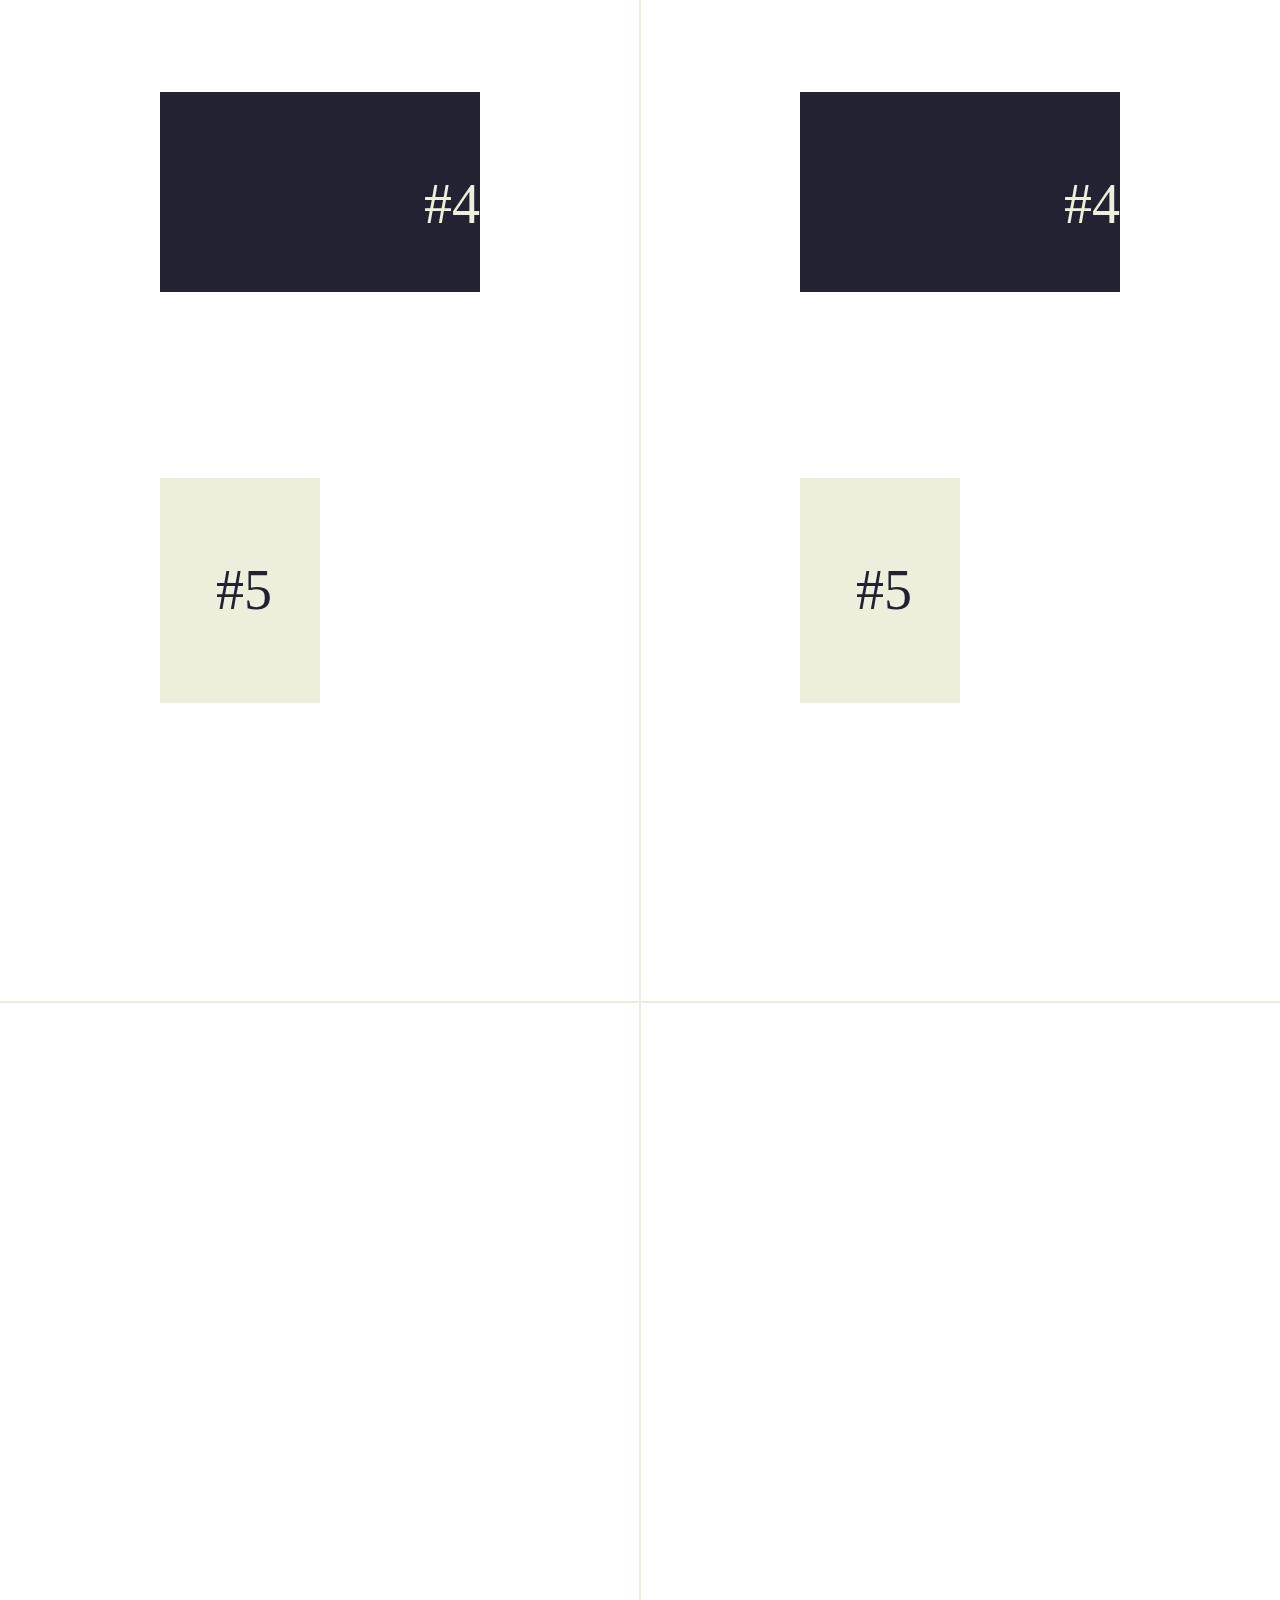
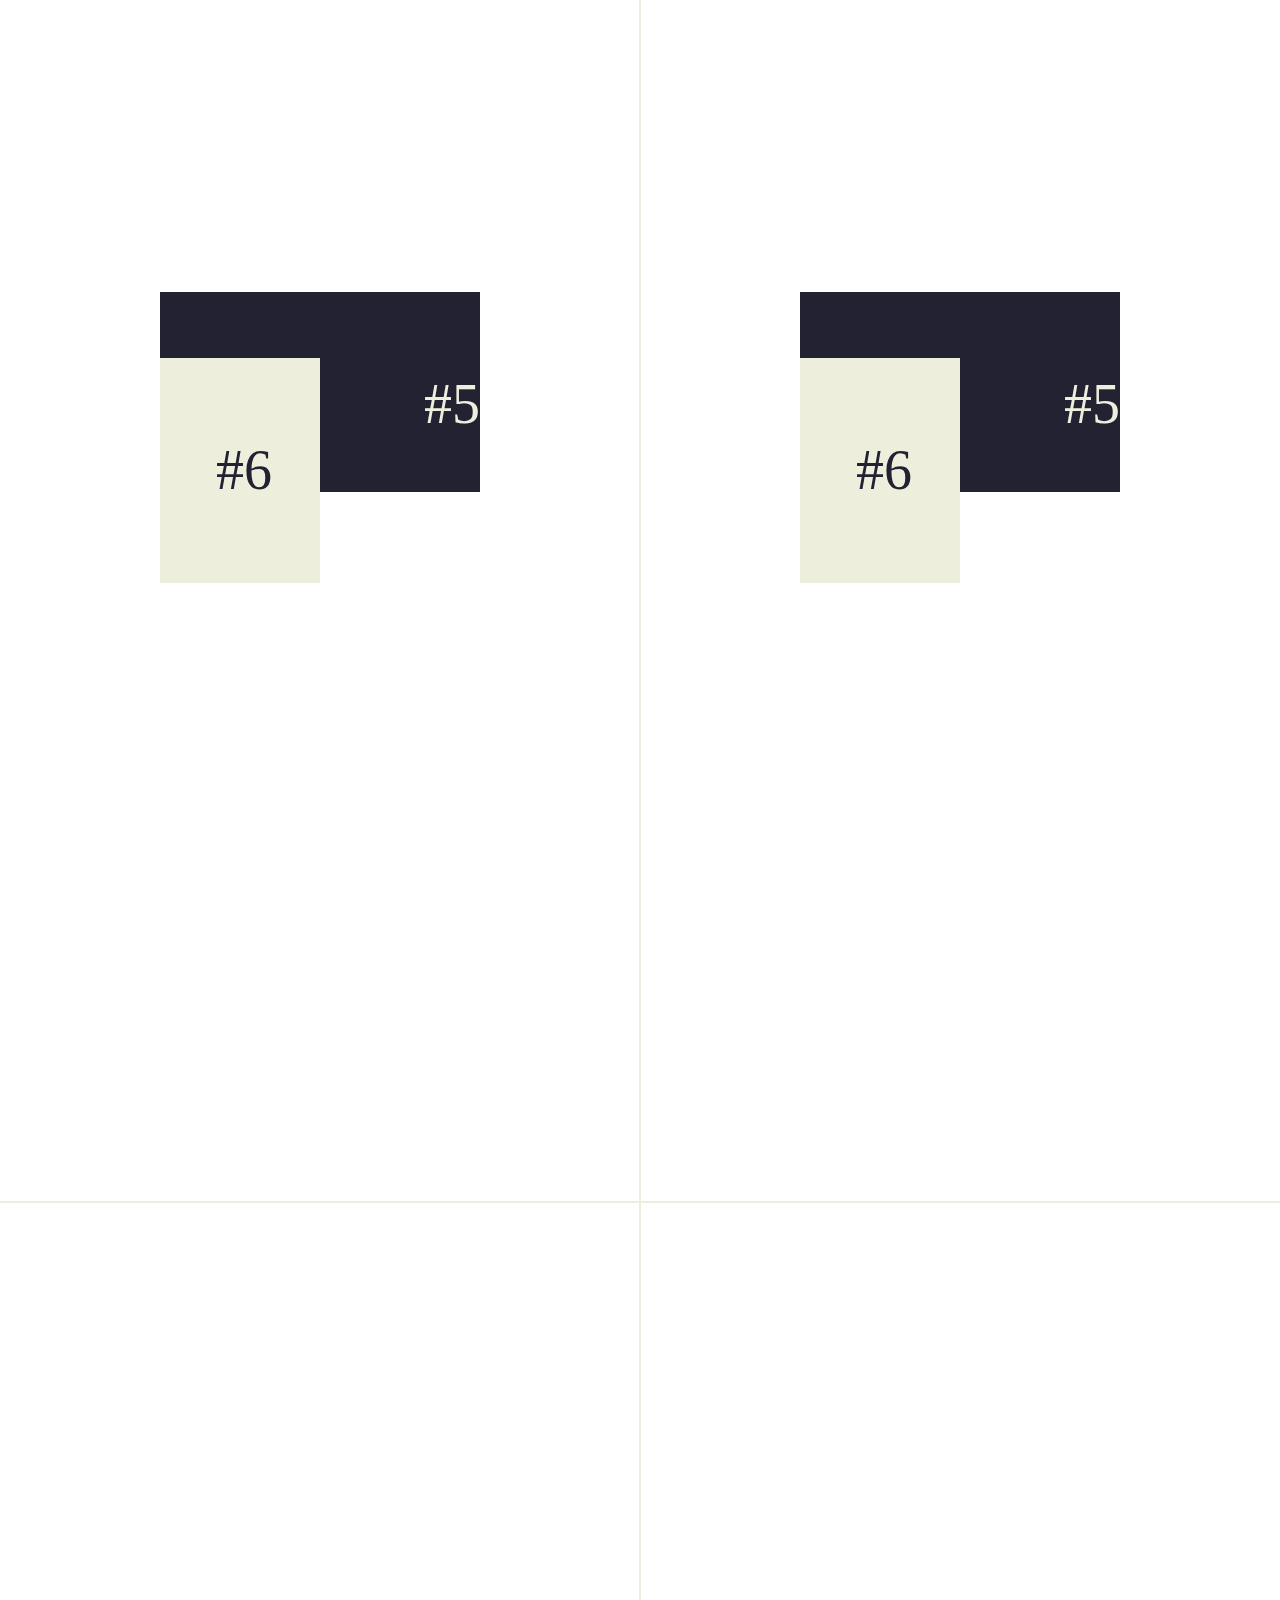
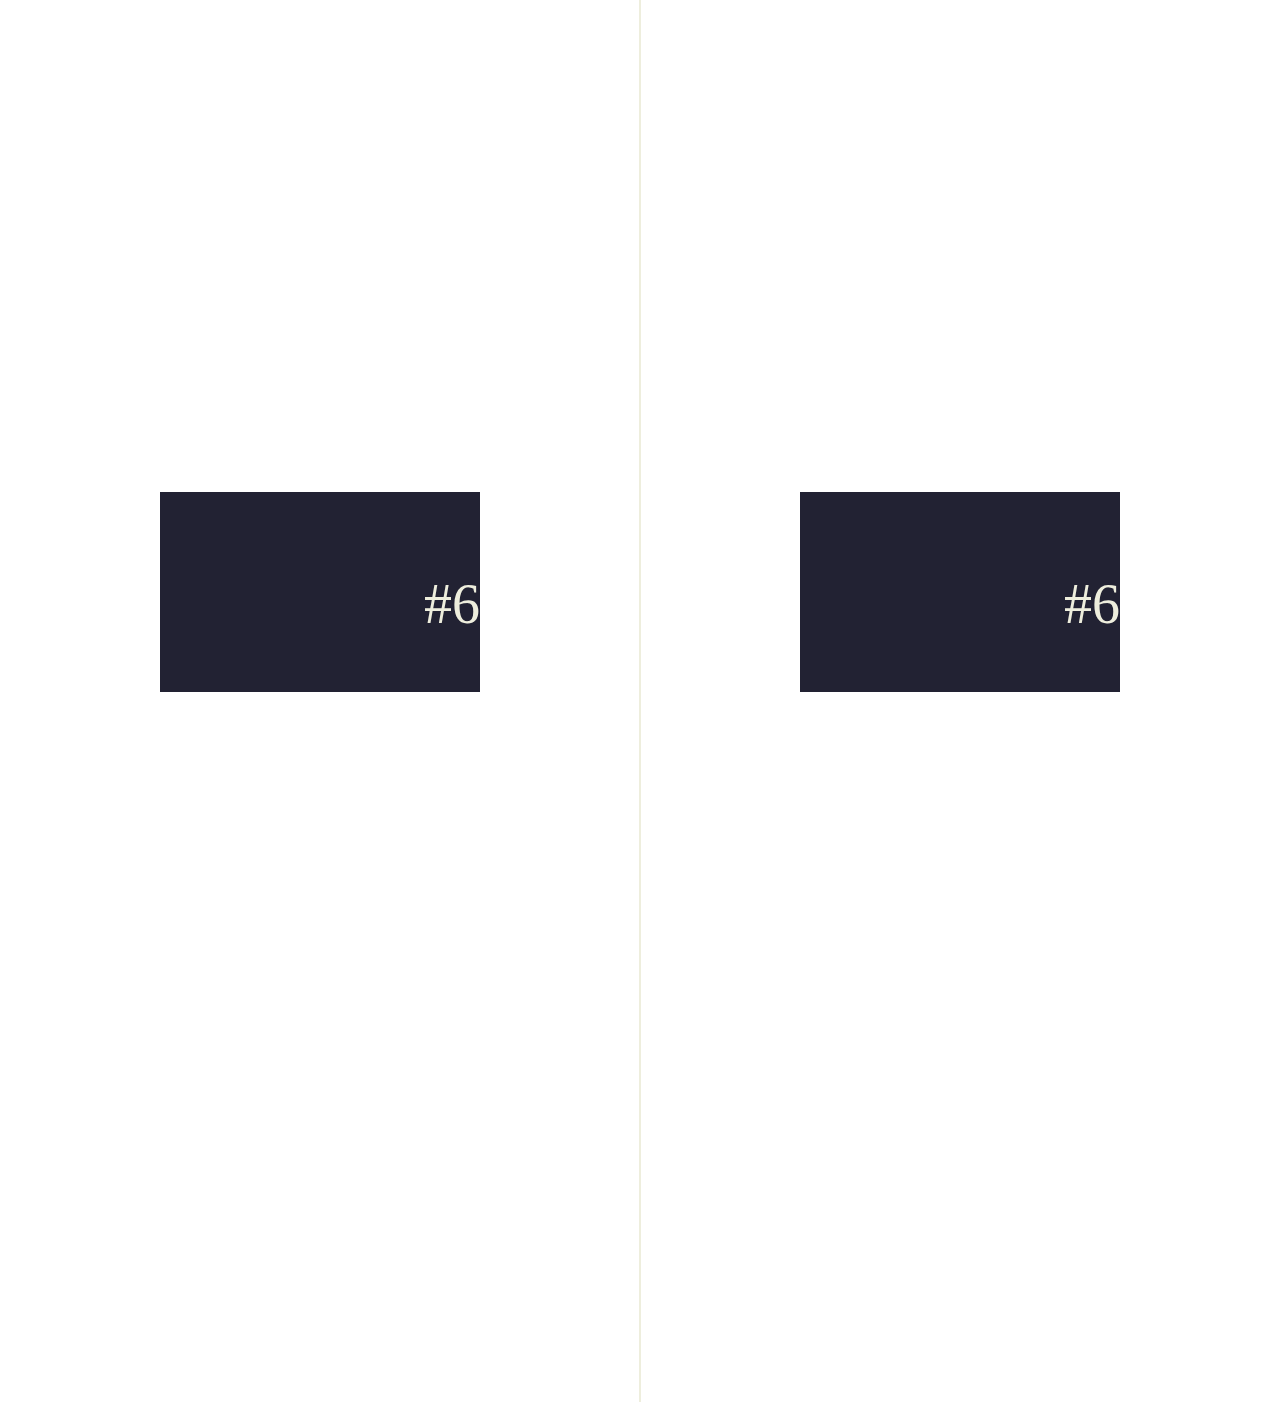
<file: landing/rellax/tests/center.html>
<!DOCTYPE html>
<html lang="en">
<head>
	<meta charset="UTF-8">
	<meta name="viewport" content="width=device-width, initial-scale=1.0">
	<meta http-equiv="X-UA-Compatible" content="IE=edge">
	<title></title>
	<style>
		html, body{
			color: #223;
			font-size: 21pt;
			margin: 0; padding: 0;
		}
		nav{
			font-size: 21pt;
			line-height: 1.5em;
			position: fixed;
			bottom: 0; left: 0;
		}
		nav a{ color: inherit; }

		.col{
			text-align: center;
			width: 50%;
			float: left;
			box-sizing: border-box;
		}

		h4{ text-align: center;}

		.container{
			display: flex;
			align-items: center;
			outline: 1px solid #eed;
			font-size: 42pt;
			/*padding: 37.5vh 12.5vw;*/
			padding: 0 12.5vw;
			height: 200vh;
		}
		.block{
			background: #223;
			color: #eed;
			line-height: 25vh;
			text-align: right;
			/*padding: 0 42pt;*/
			margin-top: 20vh;
			height: 200px;
			width: 400px;
			position: relative;
		}
		span{
			background: #eed;
			color: #223;
			line-height: 25vh;
			text-align: left;
			padding: 0 42pt;
			display: block;
			width: 50%;
			position: absolute;
			top: 0; left: 0;
			box-sizing: border-box;
		}
	</style>
</head>
<body>
	<h4>data-rellax-speed = default</h4>
	<section>
		<div class="col">
			<br>With Percentage (0.5) <br><br>
			<div id="21" class="container"><div class="block">#1<span class="rellax" data-rellax-percentage="0.5">#1</span></div></div>
			<div id="22" class="container"><div class="block">#2<span class="rellax" data-rellax-percentage="0.5">#2</span></div></div>
			<div id="23" class="container"><div class="block">#3<span class="rellax" data-rellax-percentage="0.5">#3</span></div></div>
			<div id="24" class="container"><div class="block">#4<span class="rellax" data-rellax-percentage="0.5" style="transition: transform 10s cubic-bezier(0,1,.5,1);">#4</span></div></div>
			<div id="25" class="container"><div class="block">#5<span class="rellax" data-rellax-percentage="0.5" style="transition: transform 10s cubic-bezier(0,1,.5,1);">#5</span></div></div>
			<div id="26" class="container"><div class="block">#6<span class="rellax" data-rellax-percentage="0.5" style="transition: transform 10s cubic-bezier(0,1,.5,1);">#6</span></div></div>
		</div>
		<div class="col">
			<br>Without Percentage <br><br>
			<div id="21" class="container"><div class="block">#1<span class="rellax" style="transition: transform 10s cubic-bezier(0,1,.5,1);">#1</span></div></div>
			<div id="22" class="container"><div class="block">#2<span class="rellax" style="transition: transform 10s cubic-bezier(0,1,.5,1);">#2</span></div></div>
			<div id="23" class="container"><div class="block">#3<span class="rellax" style="transition: transform 10s cubic-bezier(0,1,.5,1);">#3</span></div></div>
			<div id="24" class="container"><div class="block">#4<span class="rellax">#4</span></div></div>
			<div id="25" class="container"><div class="block">#5<span class="rellax">#5</span></div></div>
			<div id="26" class="container"><div class="block">#6<span class="rellax">#6</span></div></div>
		</div>
	</section>

	<!-- Scripts -->
	<script src="../rellax.js"></script>
	<script>
		var rellax = new Rellax('.rellax', {center: true});
	</script>
</body>
</html>
</file>
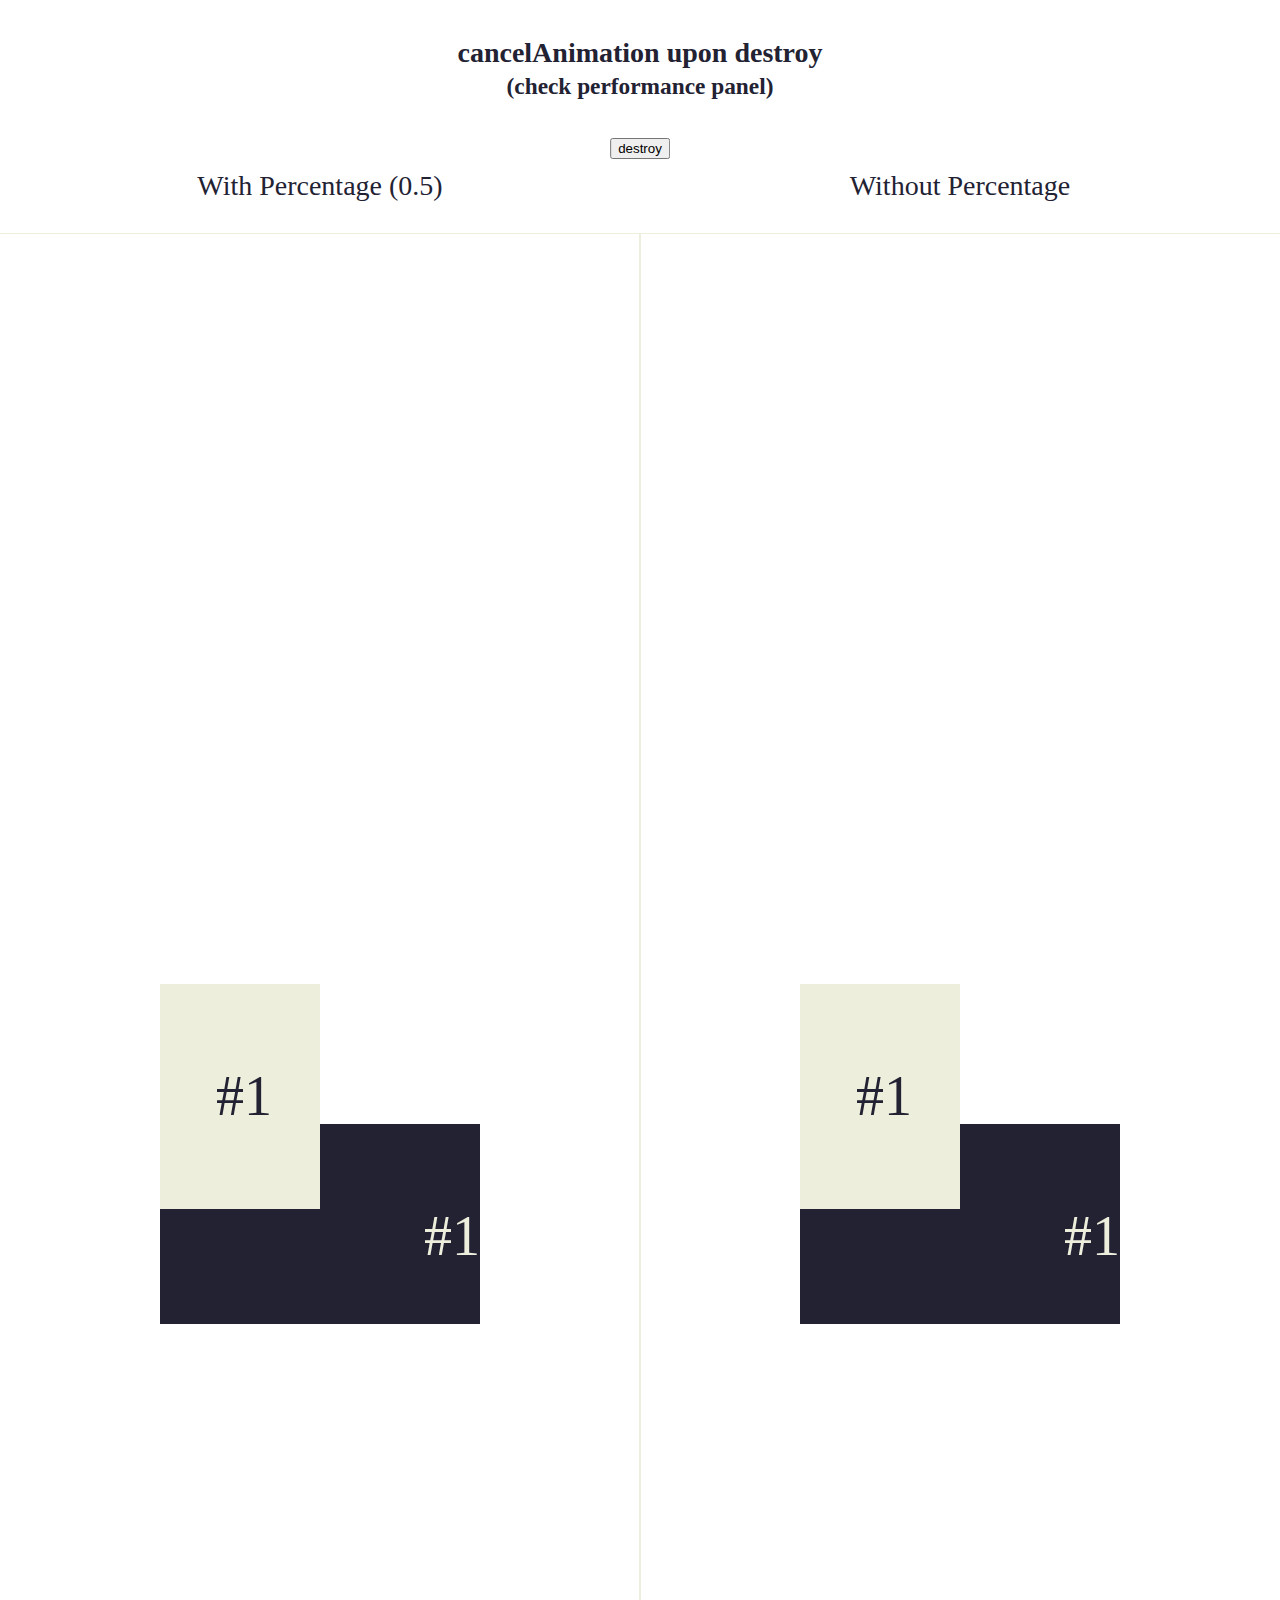
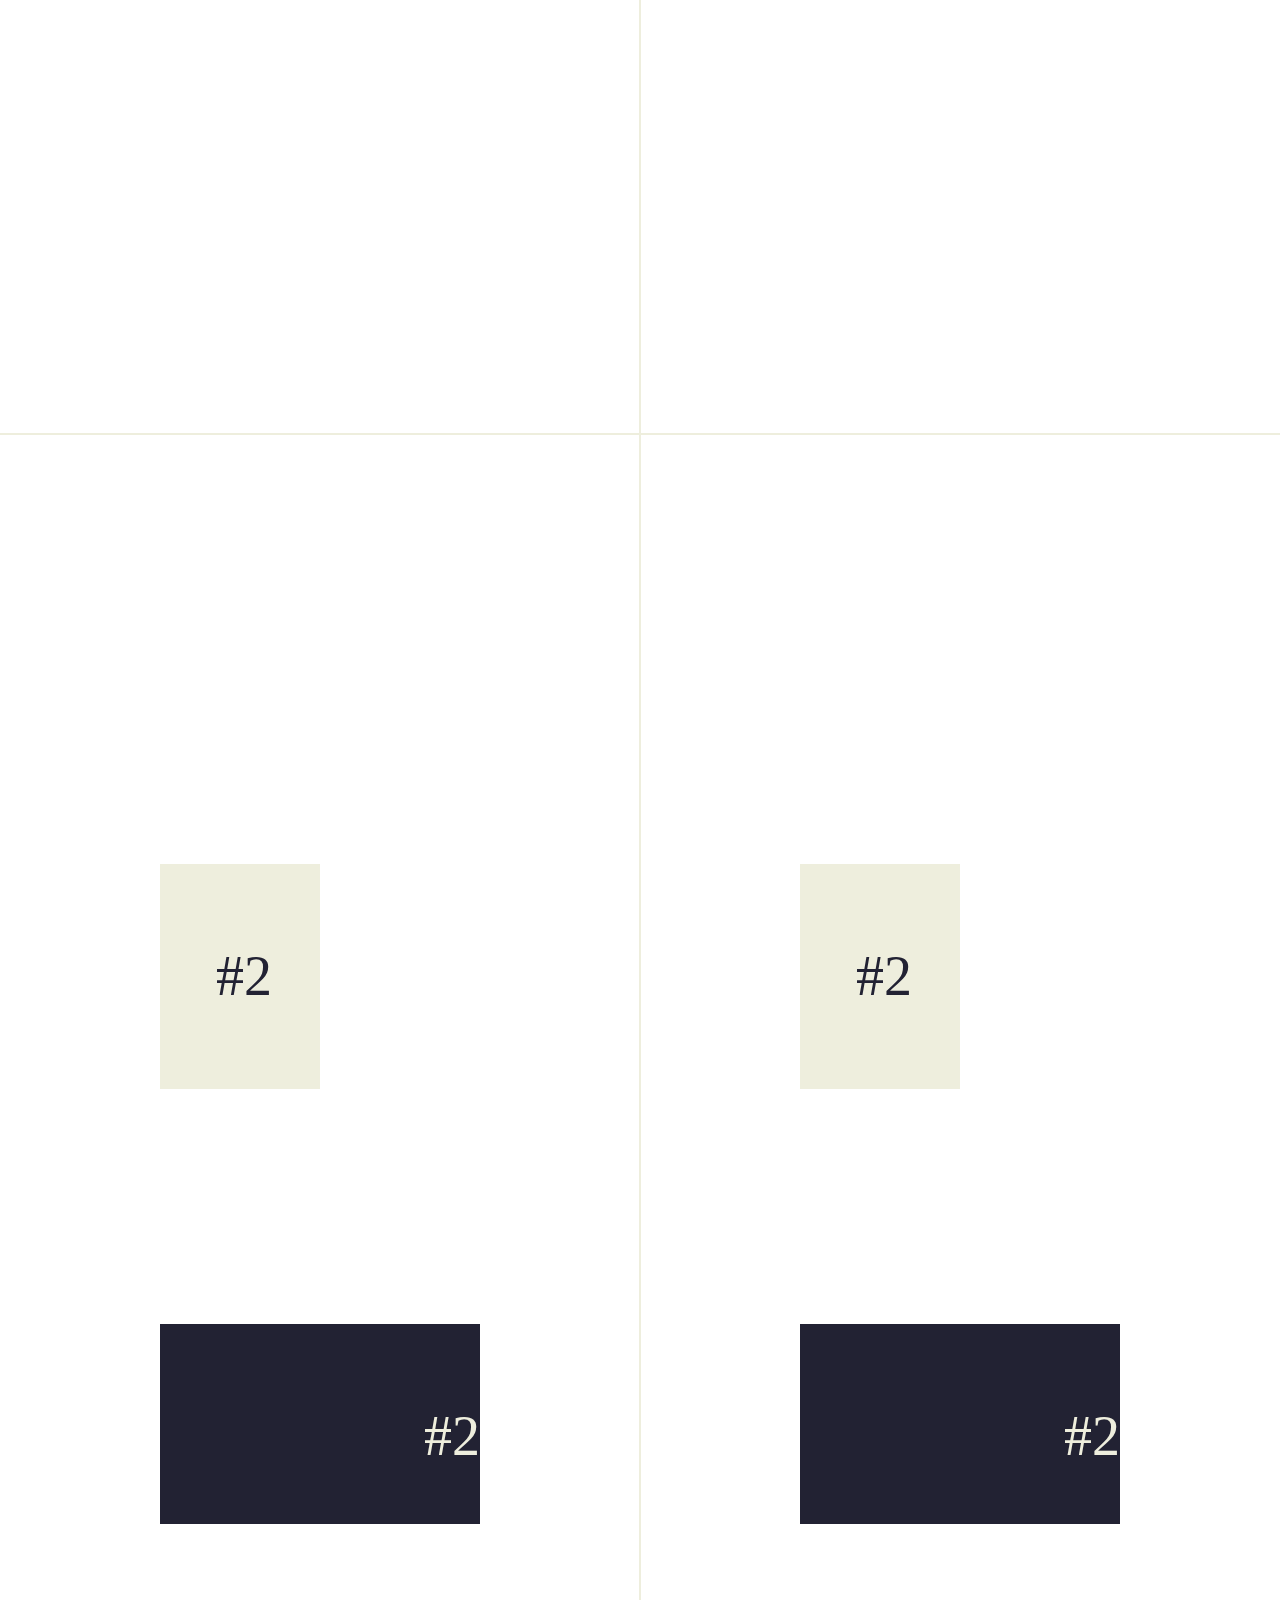
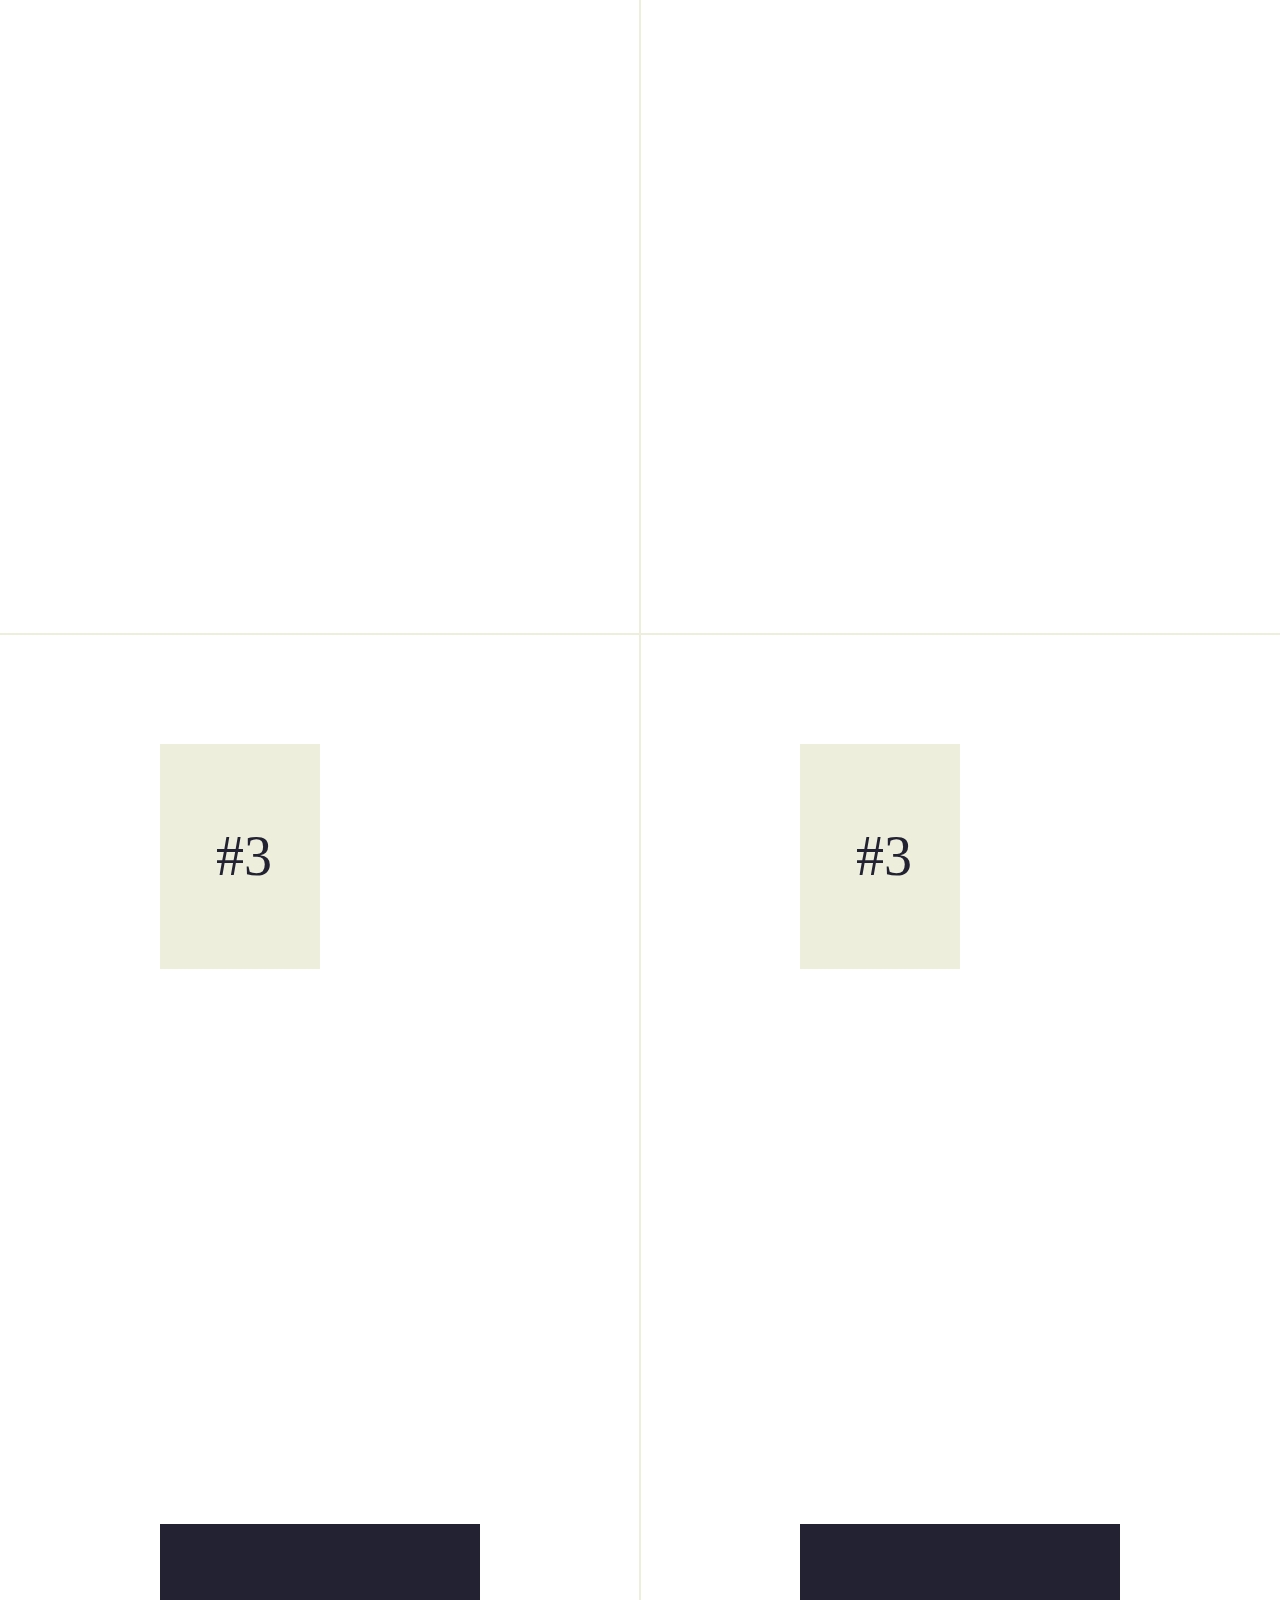
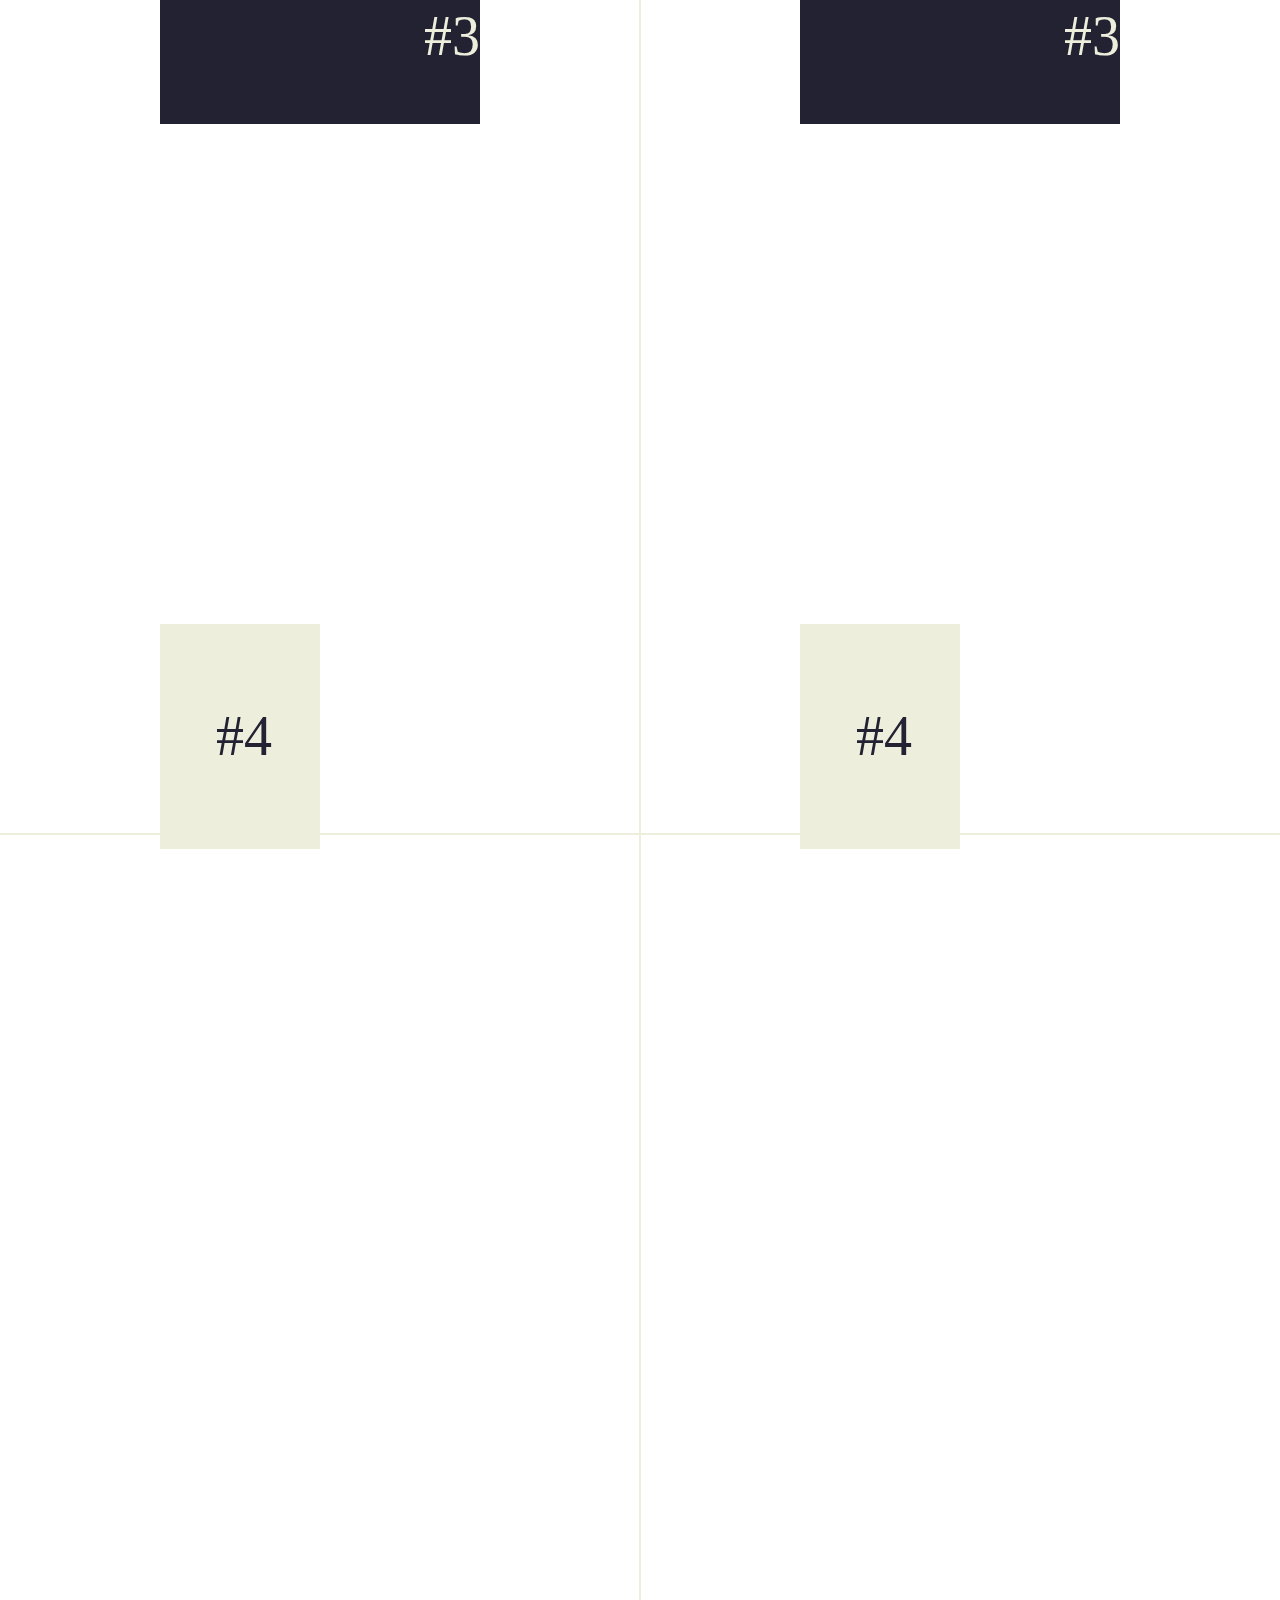
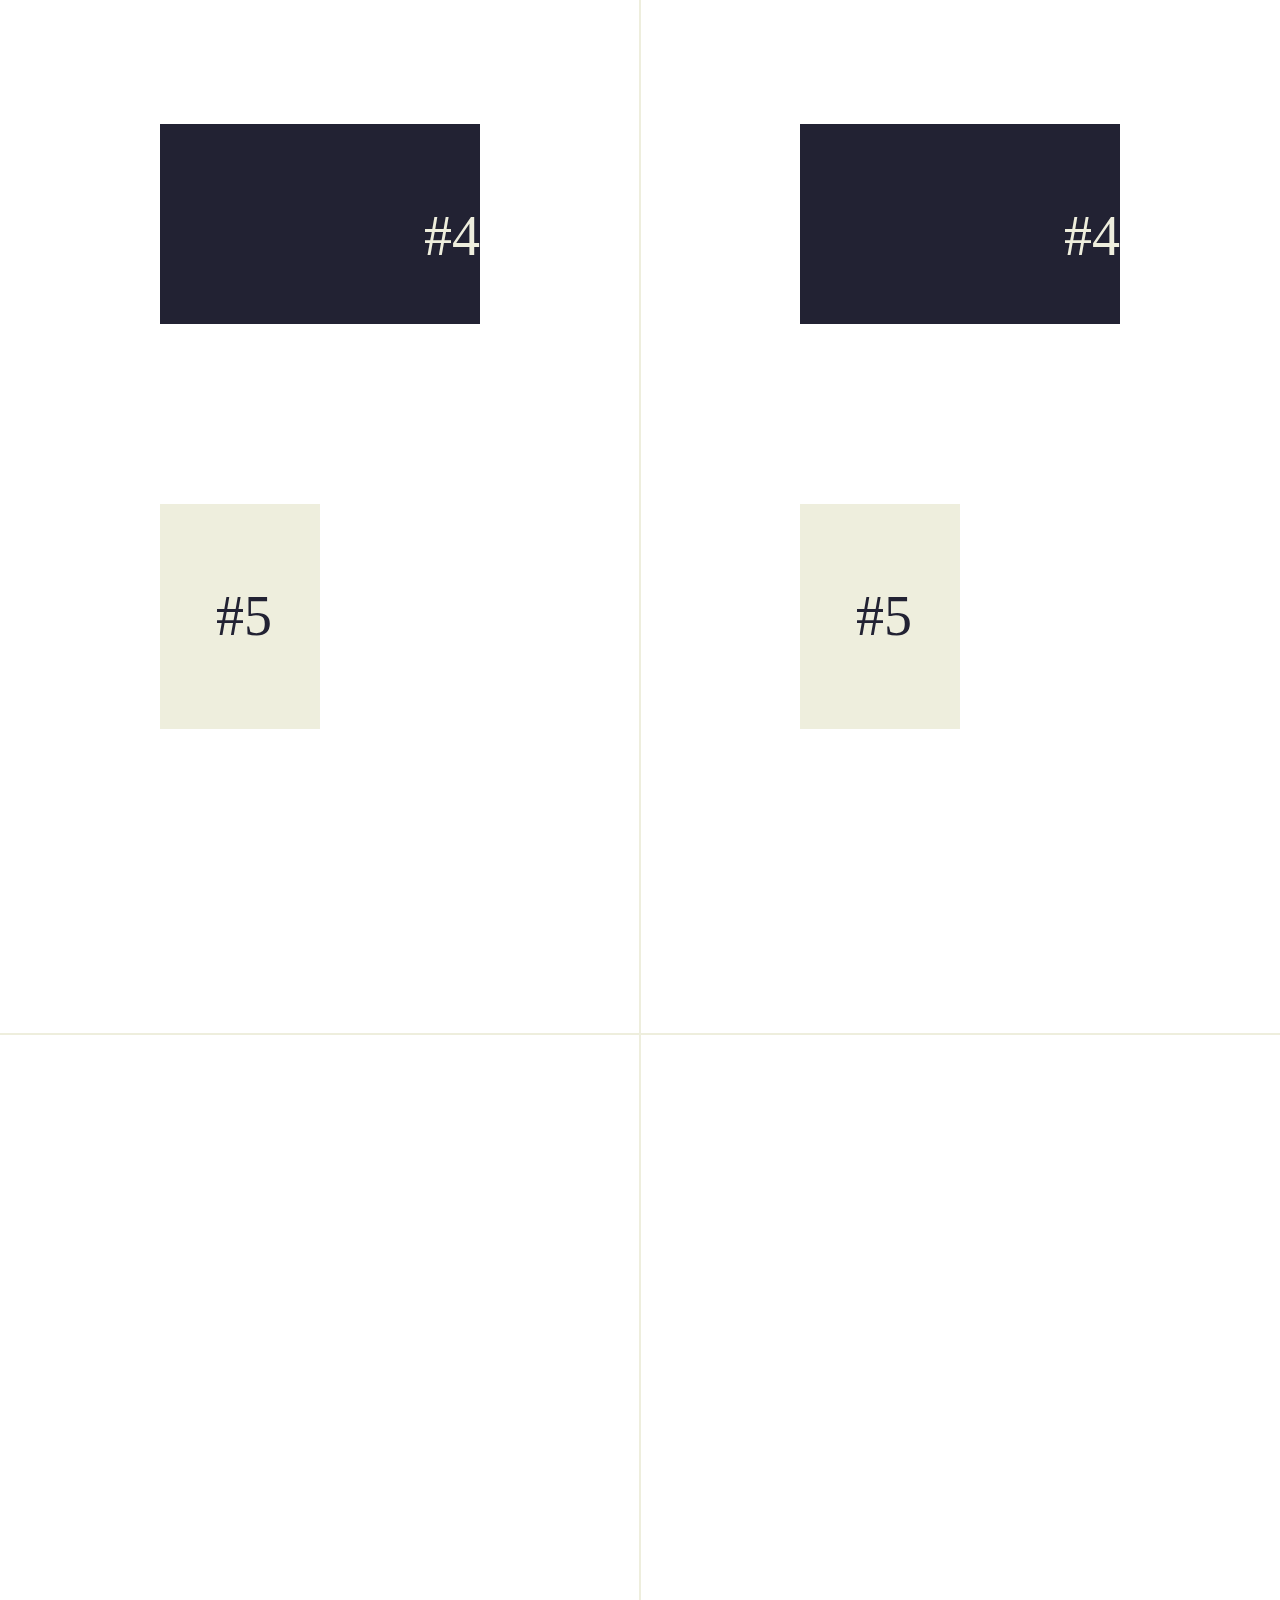
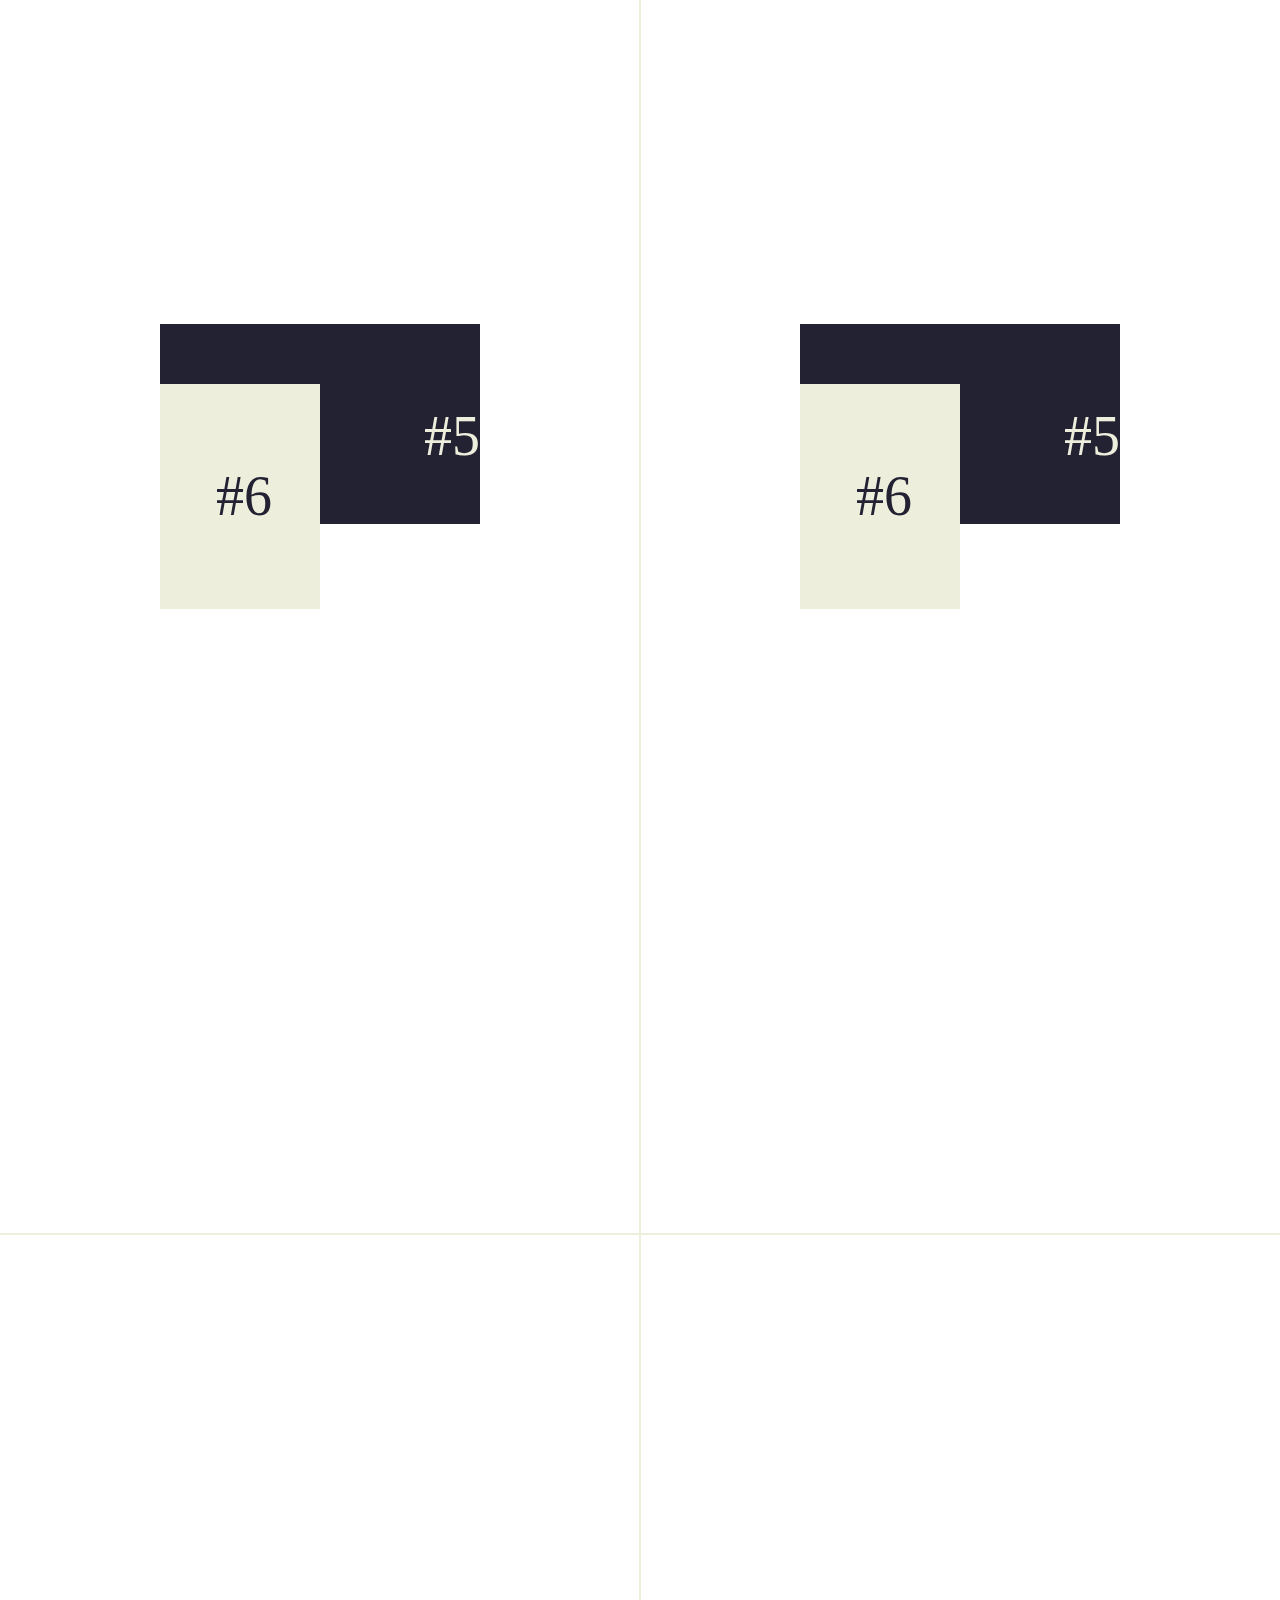
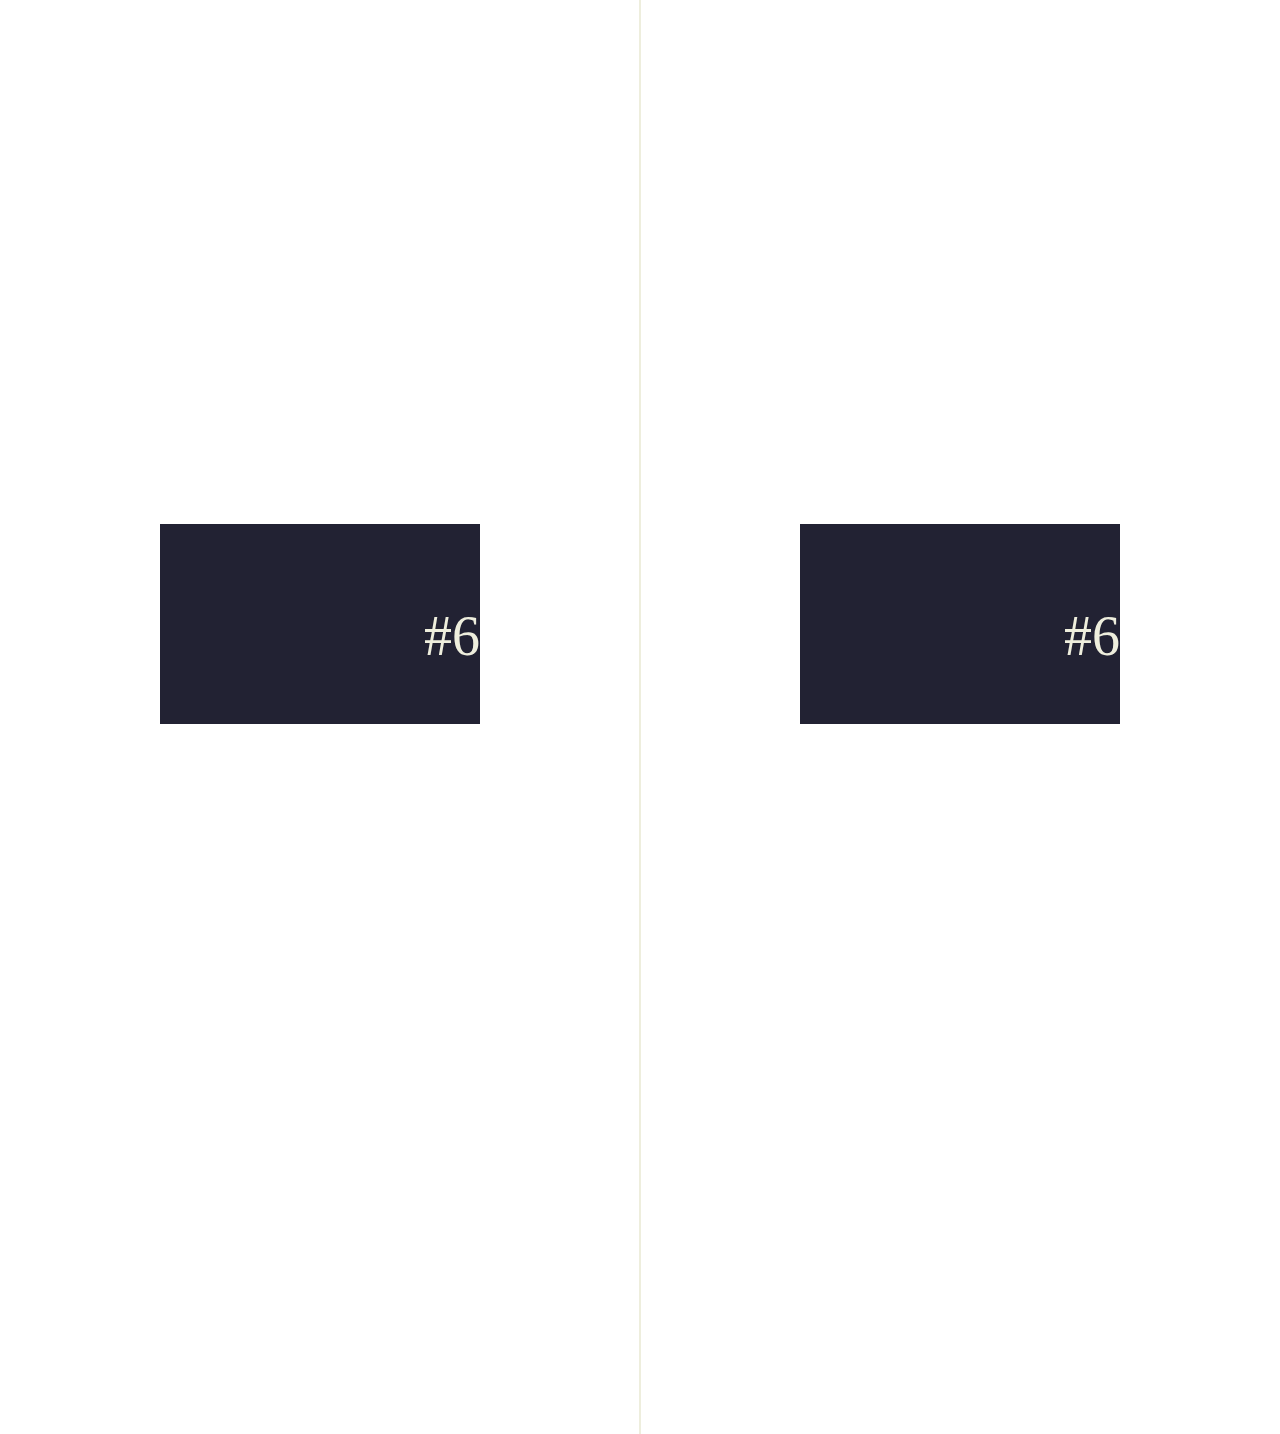
<file: landing/rellax/tests/destroy.html>
<!DOCTYPE html>
<html lang="en">
<head>
	<meta charset="UTF-8">
	<meta name="viewport" content="width=device-width, initial-scale=1.0">
	<meta http-equiv="X-UA-Compatible" content="IE=edge">
	<title></title>
	<style>
		html, body{
			color: #223;
			font-size: 21pt;
			margin: 0; padding: 0;
		}
		nav{
			font-size: 21pt;
			line-height: 1.5em;
			position: fixed;
			bottom: 0; left: 0;
		}
		nav a{ color: inherit; }

		.col{
			text-align: center;
			width: 50%;
			float: left;
			box-sizing: border-box;
		}

		h4{ text-align: center;}

		.container{
			display: flex;
			align-items: center;
			outline: 1px solid #eed;
			font-size: 42pt;
			/*padding: 37.5vh 12.5vw;*/
			padding: 0 12.5vw;
			height: 200vh;
		}
		.block{
			background: #223;
			color: #eed;
			line-height: 25vh;
			text-align: right;
			/*padding: 0 42pt;*/
			margin-top: 20vh;
			height: 200px;
			width: 400px;
			position: relative;
		}
		span{
			background: #eed;
			color: #223;
			line-height: 25vh;
			text-align: left;
			padding: 0 42pt;
			display: block;
			width: 50%;
			position: absolute;
			top: 0; left: 0;
			box-sizing: border-box;
		}
    button {
      position: fixed;
      left: 50%;
      transform: translateX(-50%);
    }
	</style>
</head>
<body>
  <h4>cancelAnimation upon destroy <br><small>(check performance panel)</small></h4>
  <button id="destroy">destroy</button>
	<section>
		<div class="col">
			<br>With Percentage (0.5) <br><br>
			<div id="21" class="container"><div class="block">#1<span class="rellax" data-rellax-percentage="0.5">#1</span></div></div>
			<div id="22" class="container"><div class="block">#2<span class="rellax" data-rellax-percentage="0.5">#2</span></div></div>
			<div id="23" class="container"><div class="block">#3<span class="rellax" data-rellax-percentage="0.5">#3</span></div></div>
			<div id="24" class="container"><div class="block">#4<span class="rellax" data-rellax-percentage="0.5" style="transition: transform 10s cubic-bezier(0,1,.5,1);">#4</span></div></div>
			<div id="25" class="container"><div class="block">#5<span class="rellax" data-rellax-percentage="0.5" style="transition: transform 10s cubic-bezier(0,1,.5,1);">#5</span></div></div>
			<div id="26" class="container"><div class="block">#6<span class="rellax" data-rellax-percentage="0.5" style="transition: transform 10s cubic-bezier(0,1,.5,1);">#6</span></div></div>
		</div>
		<div class="col">
			<br>Without Percentage <br><br>
			<div id="21" class="container"><div class="block">#1<span class="rellax" style="transition: transform 10s cubic-bezier(0,1,.5,1);">#1</span></div></div>
			<div id="22" class="container"><div class="block">#2<span class="rellax" style="transition: transform 10s cubic-bezier(0,1,.5,1);">#2</span></div></div>
			<div id="23" class="container"><div class="block">#3<span class="rellax" style="transition: transform 10s cubic-bezier(0,1,.5,1);">#3</span></div></div>
			<div id="24" class="container"><div class="block">#4<span class="rellax">#4</span></div></div>
			<div id="25" class="container"><div class="block">#5<span class="rellax">#5</span></div></div>
			<div id="26" class="container"><div class="block">#6<span class="rellax">#6</span></div></div>
		</div>
	</section>

	<!-- Scripts -->
	<script src="../rellax.js"></script>
	<script>

    var rellax = new Rellax('.rellax', {
      center: true,
      callback: function(positions) {
        // callback every position change
        console.log(positions);
      }
    });

    // test cancaelAnimation on Rellax destroy
    document.querySelector('#destroy').addEventListener('click', function() {

      rellax.destroy();

    }, false);
	</script>
</body>
</html>
</file>
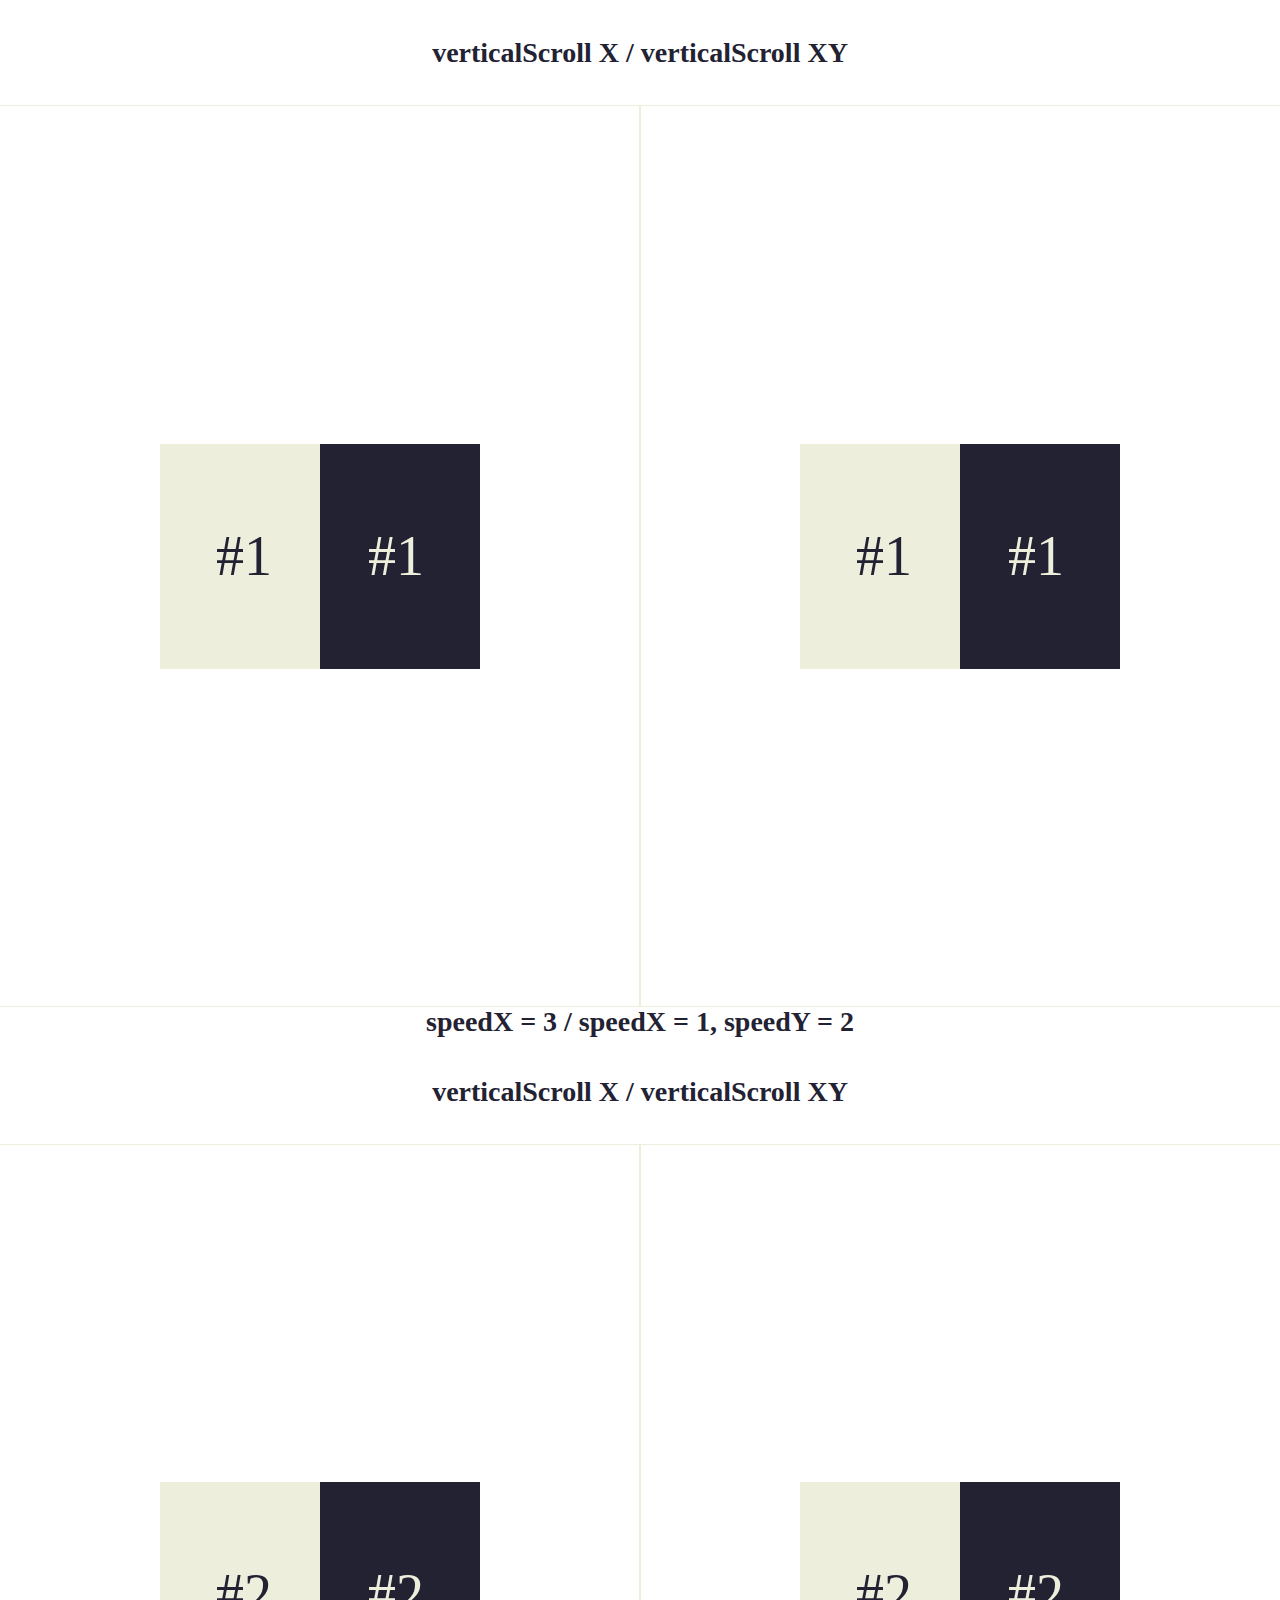
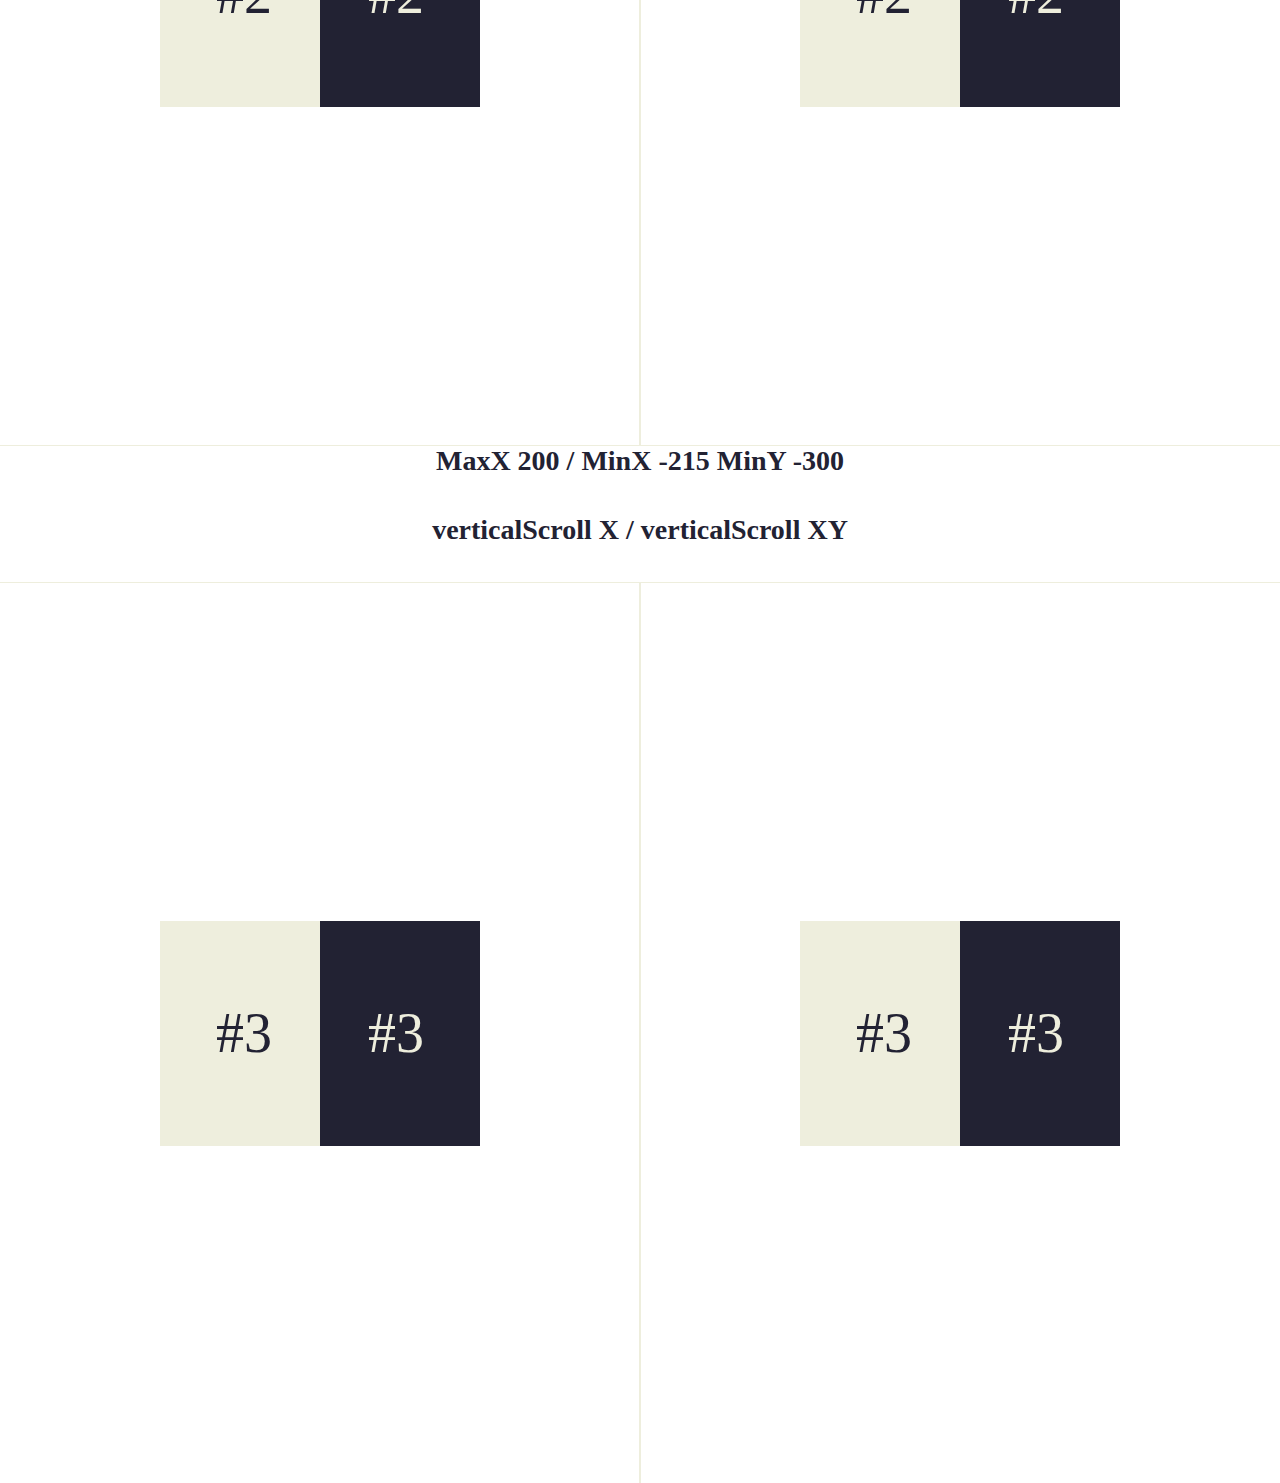
<file: landing/rellax/tests/directions.html>
<!DOCTYPE html>
<html lang="en">

<head>
    <meta charset="UTF-8">
    <meta name="viewport" content="width=device-width, initial-scale=1.0">
    <meta http-equiv="X-UA-Compatible" content="IE=edge">
    <title></title>
    <style>
        html,
        body {
            color: #223;
            font-size: 21pt;
            margin: 0;
            padding: 0;
        }

        nav {
            font-size: 21pt;
            line-height: 1.5em;
            position: fixed;
            bottom: 0;
            left: 0;
        }

        nav a {
            color: inherit;
        }

        .col {
            text-align: center;
            width: 50%;
            float: left;
            box-sizing: border-box;
        }

        h4 {
            text-align: center;
        }

        .container {
            outline: 1px solid #eed;
            font-size: 42pt;
            padding: 37.5vh 12.5vw;
        }

        .block {
            background: #223;
            color: #eed;
            line-height: 25vh;
            text-align: right;
            padding: 0 42pt;
            position: relative;
        }

        span {
            background: #eed;
            color: #223;
            line-height: 25vh;
            text-align: left;
            padding: 0 42pt;
            display: block;
            width: 50%;
            position: absolute;
            top: 0;
            left: 0;
            box-sizing: border-box;
        }

    </style>
</head>

<body>
    <h4>verticalScroll X / verticalScroll XY</h4>
    <section>
        <div class="col">
            <div class="container">
                <div class="block">#1<span class="rellax" data-rellax-vertical-scroll-axis="x">#1</span></div>
            </div>
        </div>
        <div class="col">
            <div class="container">
                <div class="block">#1<span class="rellax" data-rellax-vertical-scroll-axis="xy">#1</span></div>
            </div>
        </div>
    </section>

    <h4>speedX = 3 / speedX = 1, speedY = 2</h4>
    <h4>verticalScroll X / verticalScroll XY</h4>
    <section>
        <div class="col">
            <div class="container">
                <div class="block">#2<span class="rellax" data-rellax-horizontal-speed="3" data-rellax-vertical-scroll-axis="x">#2</span></div>
            </div>
        </div>
        <div class="col">
            <div class="container">
                <div class="block">#2<span class="rellax" data-rellax-horizontal-speed="1" data-rellax-vertical-speed="2" data-rellax-vertical-scroll-axis="xy">#2</span></div>
            </div>
        </div>
    </section>

    <h4>MaxX 200 / MinX -215 MinY -300</h4>
    <h4>verticalScroll X / verticalScroll XY</h4>
    <section>
        <div class="col">
            <div class="container">
                <div class="block">#3<span class="rellax" data-rellax-vertical-scroll-axis="x" data-rellax-max-x="200">#3</span></div>
            </div>
        </div>
        <div class="col">
            <div class="container">
                <div class="block">#3<span class="rellax" data-rellax-speed="2" data-rellax-vertical-scroll-axis="xy" data-rellax-min-x="-215" data-rellax-min-y="-300">#3</span></div>
            </div>
        </div>
    </section>

    <!-- Scripts -->
    <script src="../rellax.js"></script>
    <script>
        var rellax = new Rellax('.rellax', {
            horizontal: true,
        });

    </script>
</body>

</html>
</file>
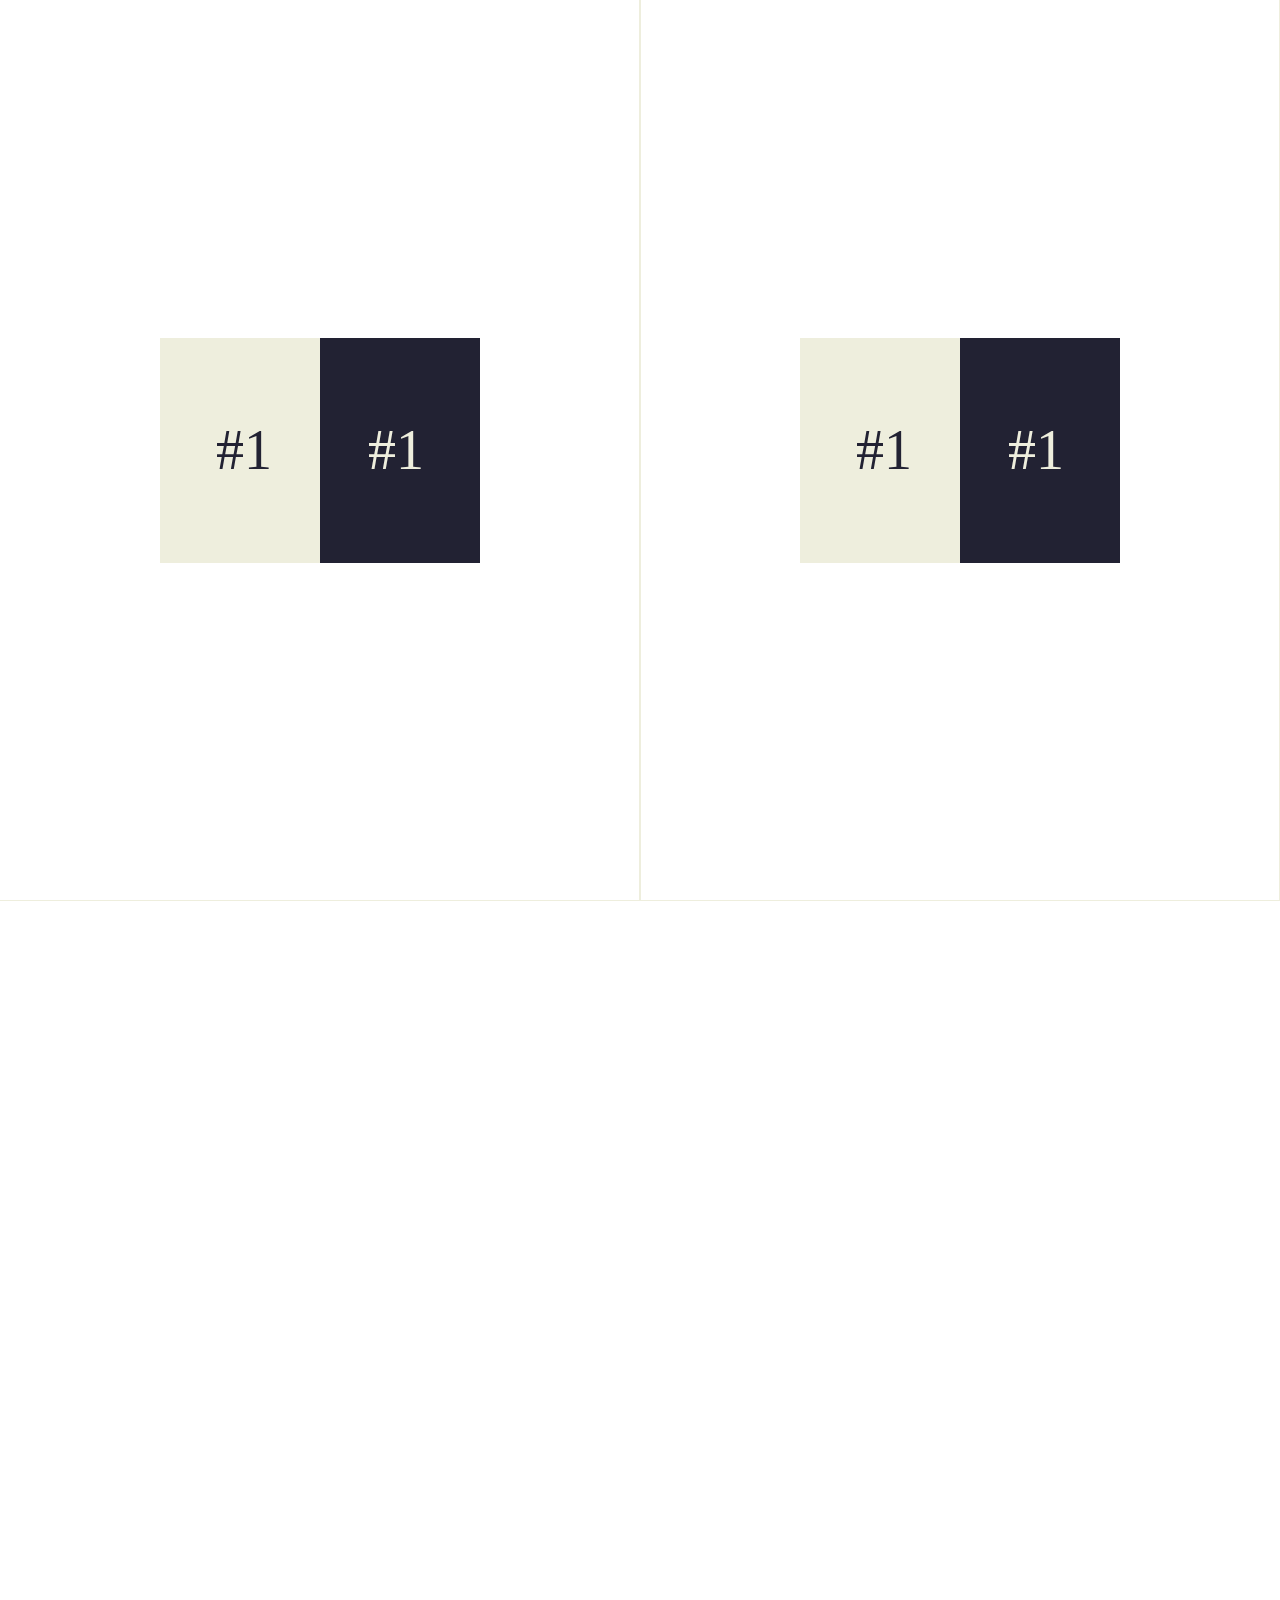
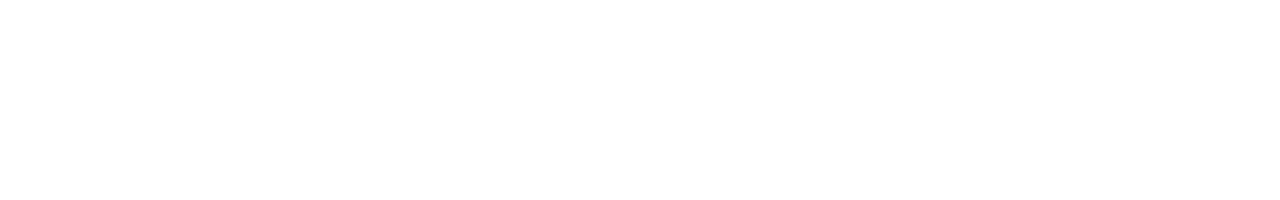
<file: landing/rellax/tests/horizontal.html>
<!DOCTYPE html>
<html lang="en">
<head>
  <meta charset="UTF-8">
  <meta name="viewport" content="width=device-width, initial-scale=1.0">
  <meta http-equiv="X-UA-Compatible" content="IE=edge">
  <title></title>
  <style>
    html, body{
      color: #223;
      font-size: 21pt;
      margin: 0; padding: 0;
    }
    body
    {
      display: -webkit-box;  /* OLD - iOS 6-, Safari 3.1-6, BB7 */
      display: -ms-flexbox;  /* TWEENER - IE 10 */
      display: -webkit-flex; /* NEW - Safari 6.1+. iOS 7.1+, BB10 */
      display: flex;         /* NEW, Spec - Firefox, Chrome, Opera */
      width: 400vw;
    }
    nav{
      font-size: 21pt;
      line-height: 1.5em;
      position: fixed;
      bottom: 0; left: 0;
    }
    nav a{ color: inherit; }

    section
    {
      width: 100vw;
      height: 200vh;
      -webkit-box-flex: 1;   /* OLD - iOS 6-, Safari 3.1-6 */
      -webkit-flex: 1;       /* Safari 6.1+. iOS 7.1+, BB10 */
      -ms-flex: 1;           /* IE 10 */
      flex: 1;               /* NEW, Spec - Firefox, Chrome */
    }

    .col{
      text-align: center;
      width: 50%;
      float: left;
      box-sizing: border-box;
    }

    h4{ text-align: center;}

    .container{
      outline: 1px solid #eed;
      font-size: 42pt;
      padding: 37.5vh 12.5vw;
    }
    .block{
      background: #223;
      color: #eed;
      line-height: 25vh;
      text-align: right;
      padding: 0 42pt;
      position: relative;
    }
    span{
      background: #eed;
      color: #223;
      line-height: 25vh;
      text-align: left;
      padding: 0 42pt;
      display: block;
      width: 50%;
      position: absolute;
      top: 0; left: 0;
      box-sizing: border-box;
    }
  </style>
</head>
<body>

<section>
  <div class="col">
    <div class="container"><div class="block">#1<span class="rellax" data-rellax-speed="2">#1</span></div></div>
  </div>
  <div class="col">
    <div class="container"><div class="block">#1<span class="rellax" data-rellax-speed="-2">#1</span></div></div>
  </div>
</section>


<section>
  <div class="col">
    <div class="container"><div class="block">#2<span class="rellax" data-rellax-speed="4">#2</span></div></div>
  </div>
  <div class="col">
    <div class="container"><div class="block">#2<span class="rellax" data-rellax-speed="-4">#2</span></div></div>
  </div>
</section>


<section>
  <div class="col">
    <div class="container"><div class="block">#3<span class="rellax" data-rellax-speed="6" data-rellax-percentage="0.5">#3</span></div></div>
  </div>
  <div class="col">
    <div class="container"><div class="block">#3<span class="rellax" data-rellax-speed="-6" data-rellax-percentage="0.5">#3</span></div></div>
  </div>
</section>


<section>
  <div class="col">
    <div class="container"><div class="block">#4<span class="rellax" data-rellax-speed="8" data-rellax-percentage="0.5">#4</span></div></div>
  </div>
  <div class="col">
    <div class="container"><div class="block">#4<span class="rellax" data-rellax-speed="-8" data-rellax-percentage="0.5">#4</span></div></div>
  </div>
</section>

<!-- Scripts -->
<script src="../rellax.js"></script>
<script>
  var rellax = new Rellax('.rellax', {horizontal: true, vertical: true});
</script>
</body>
</html>
</file>
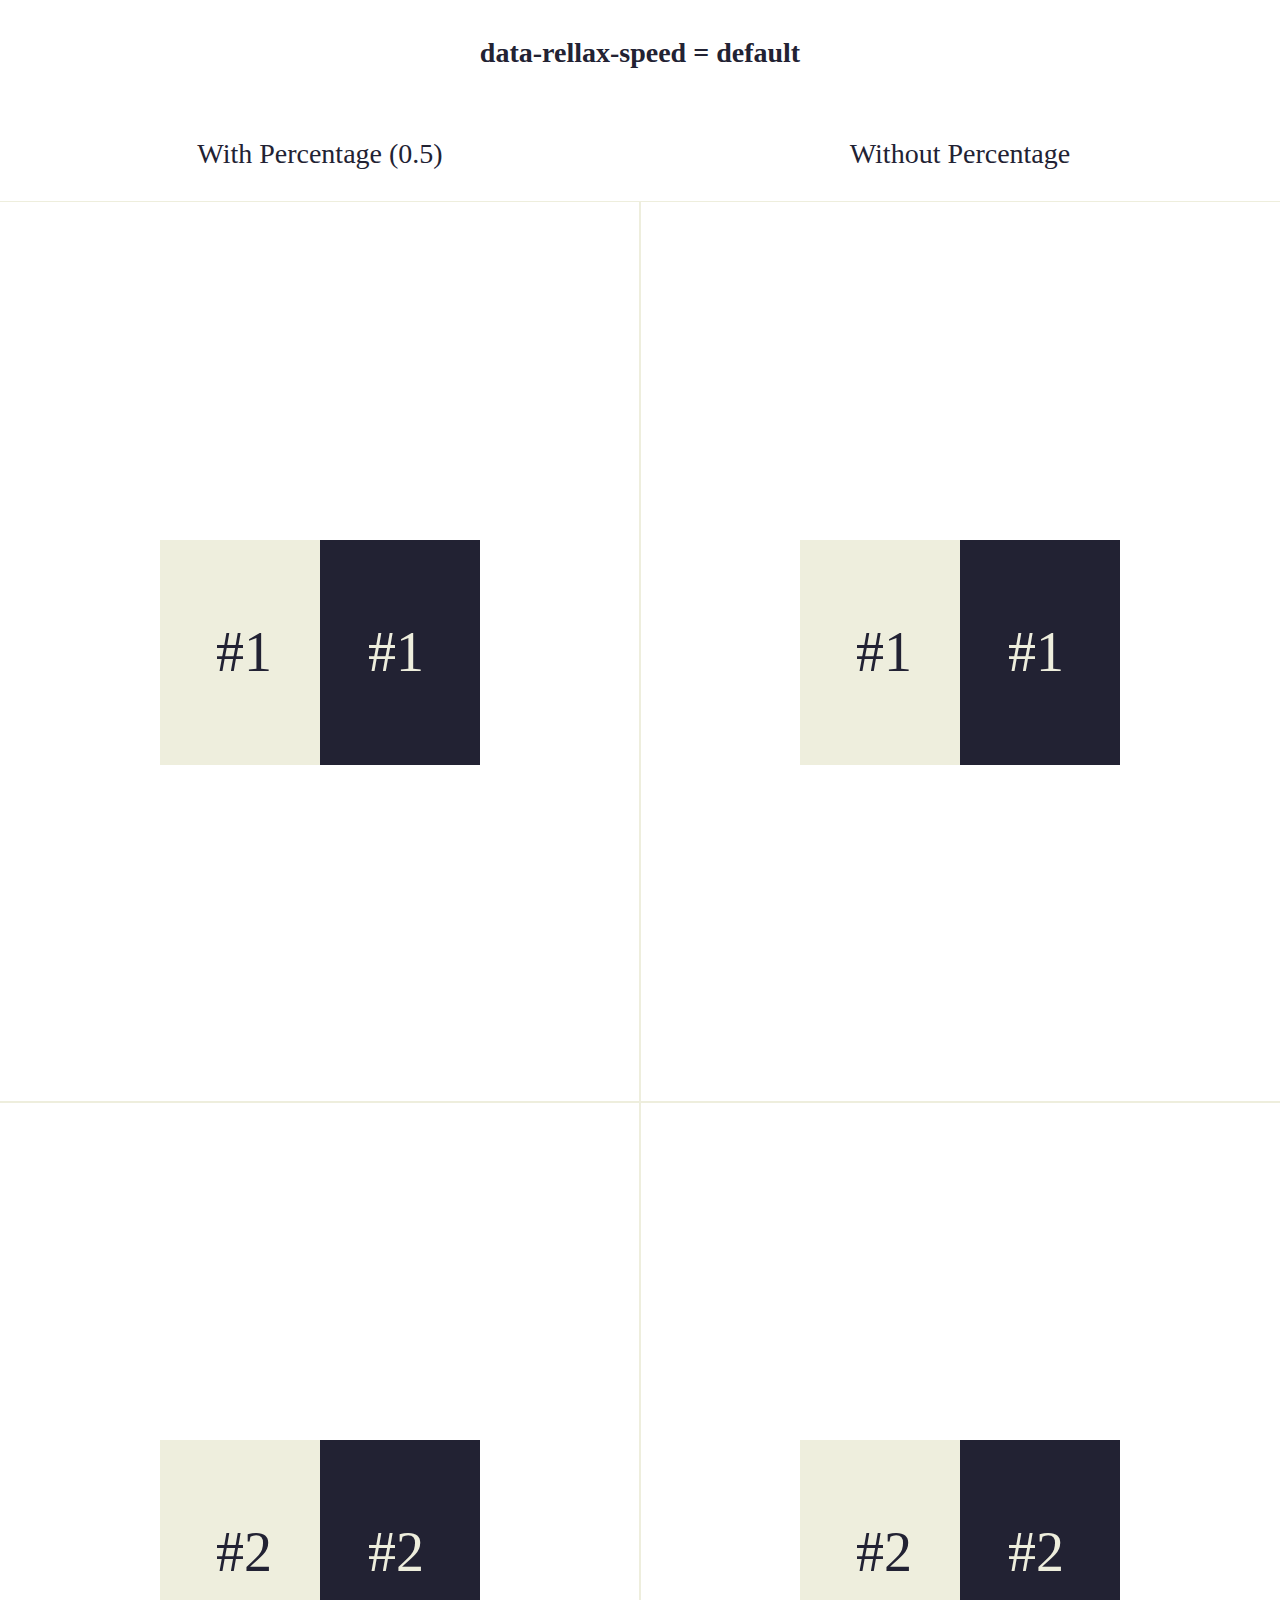
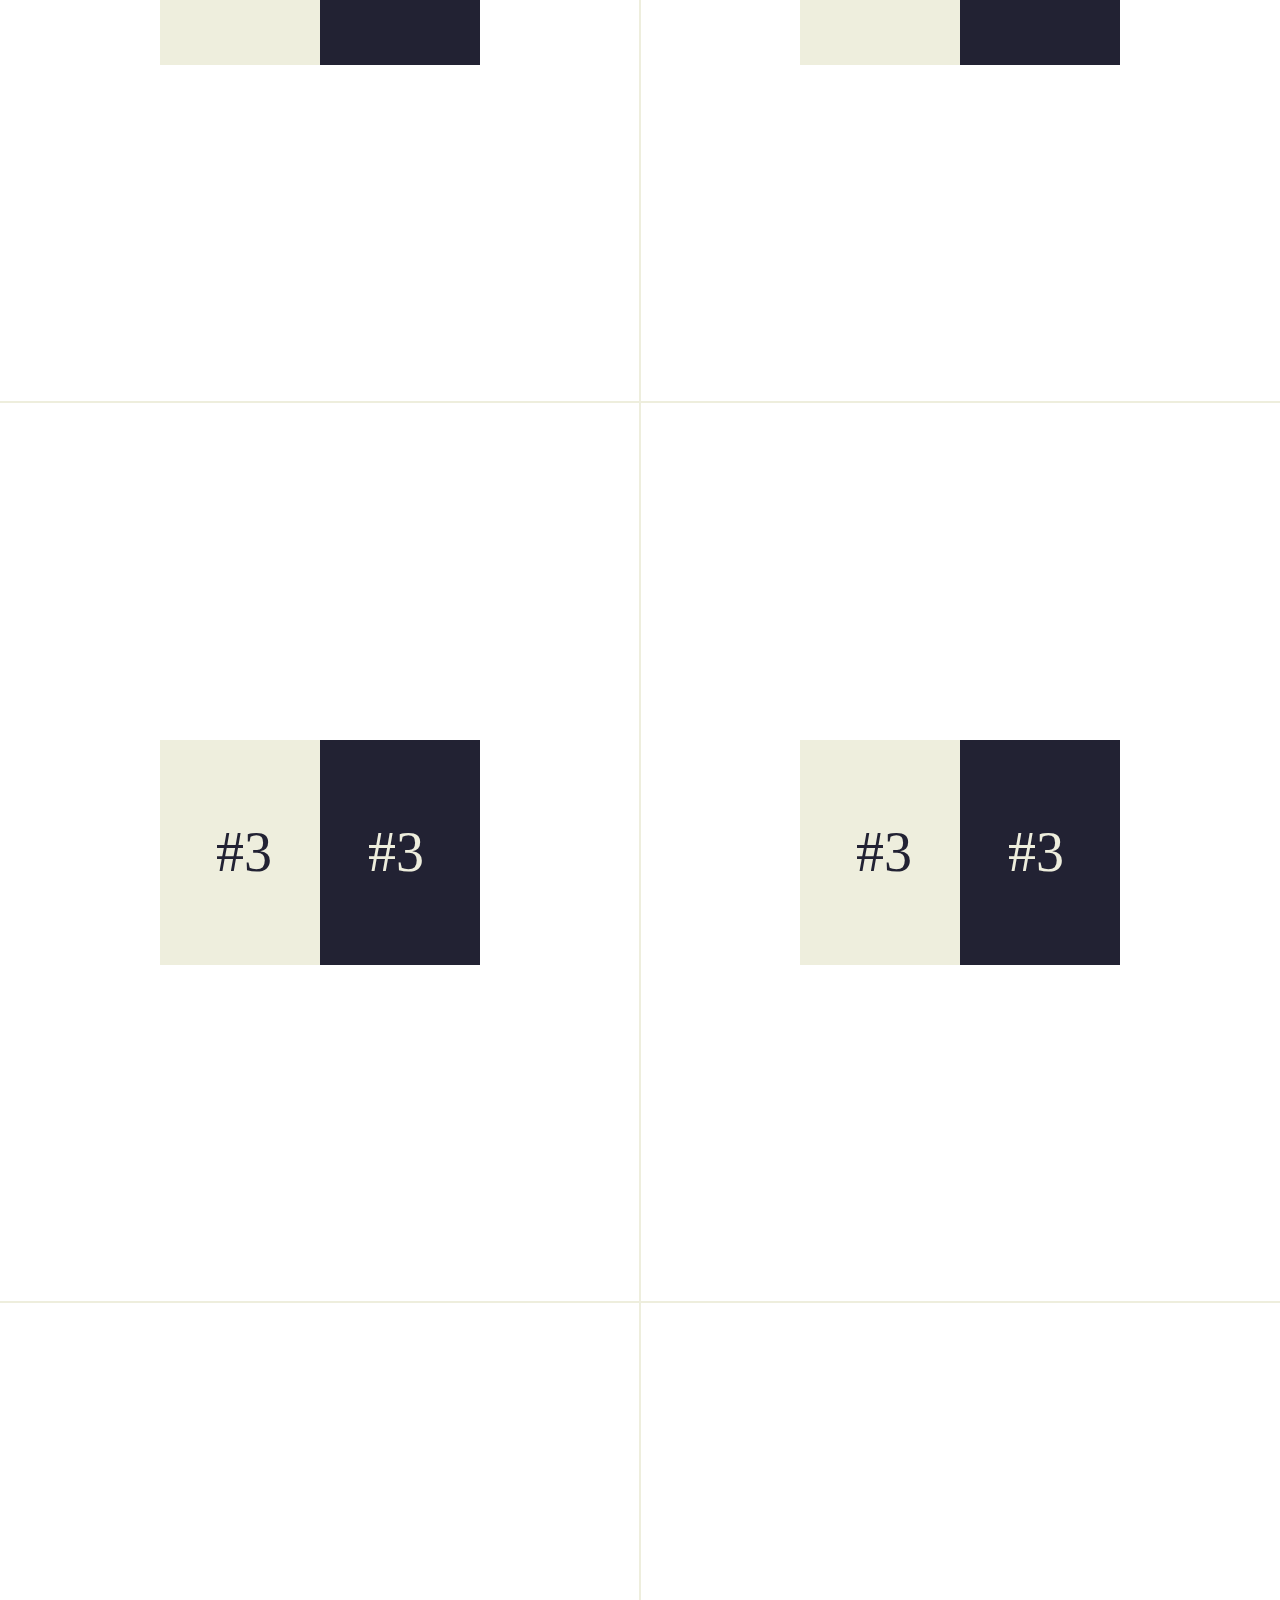
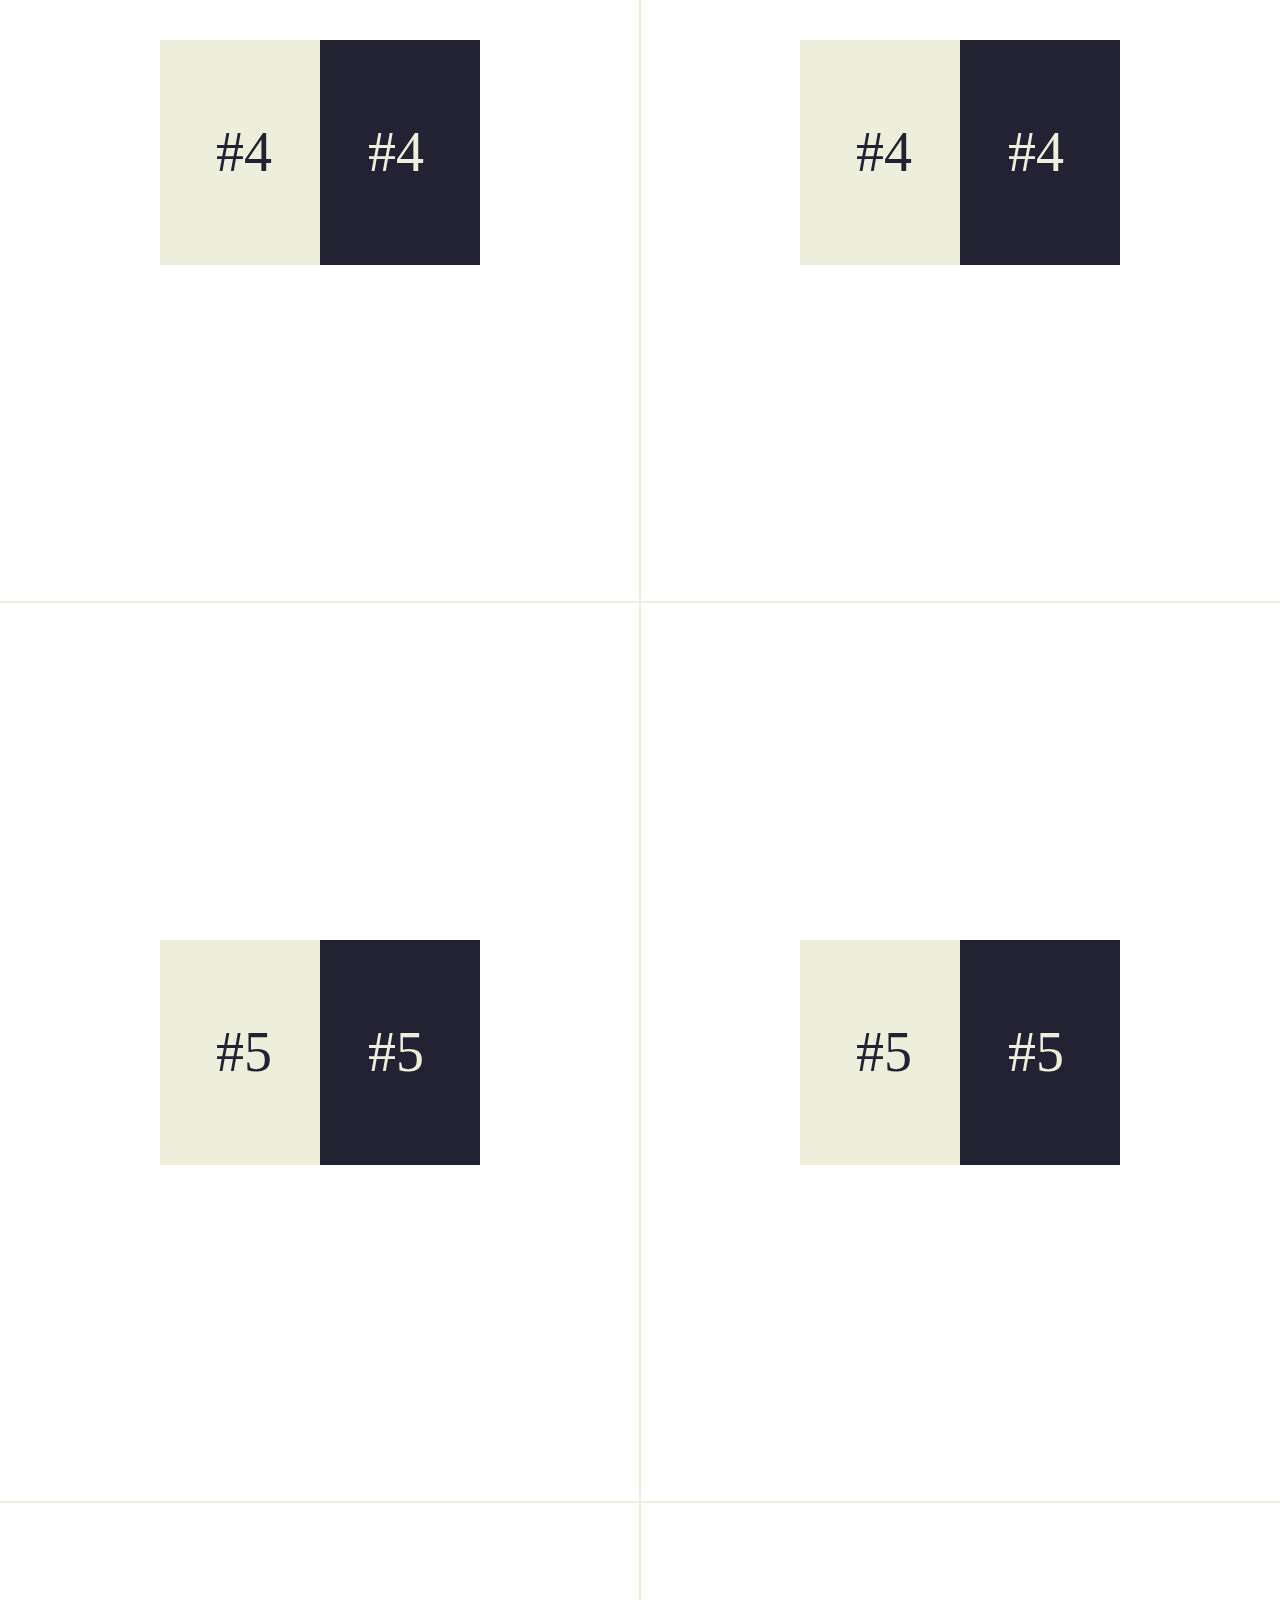
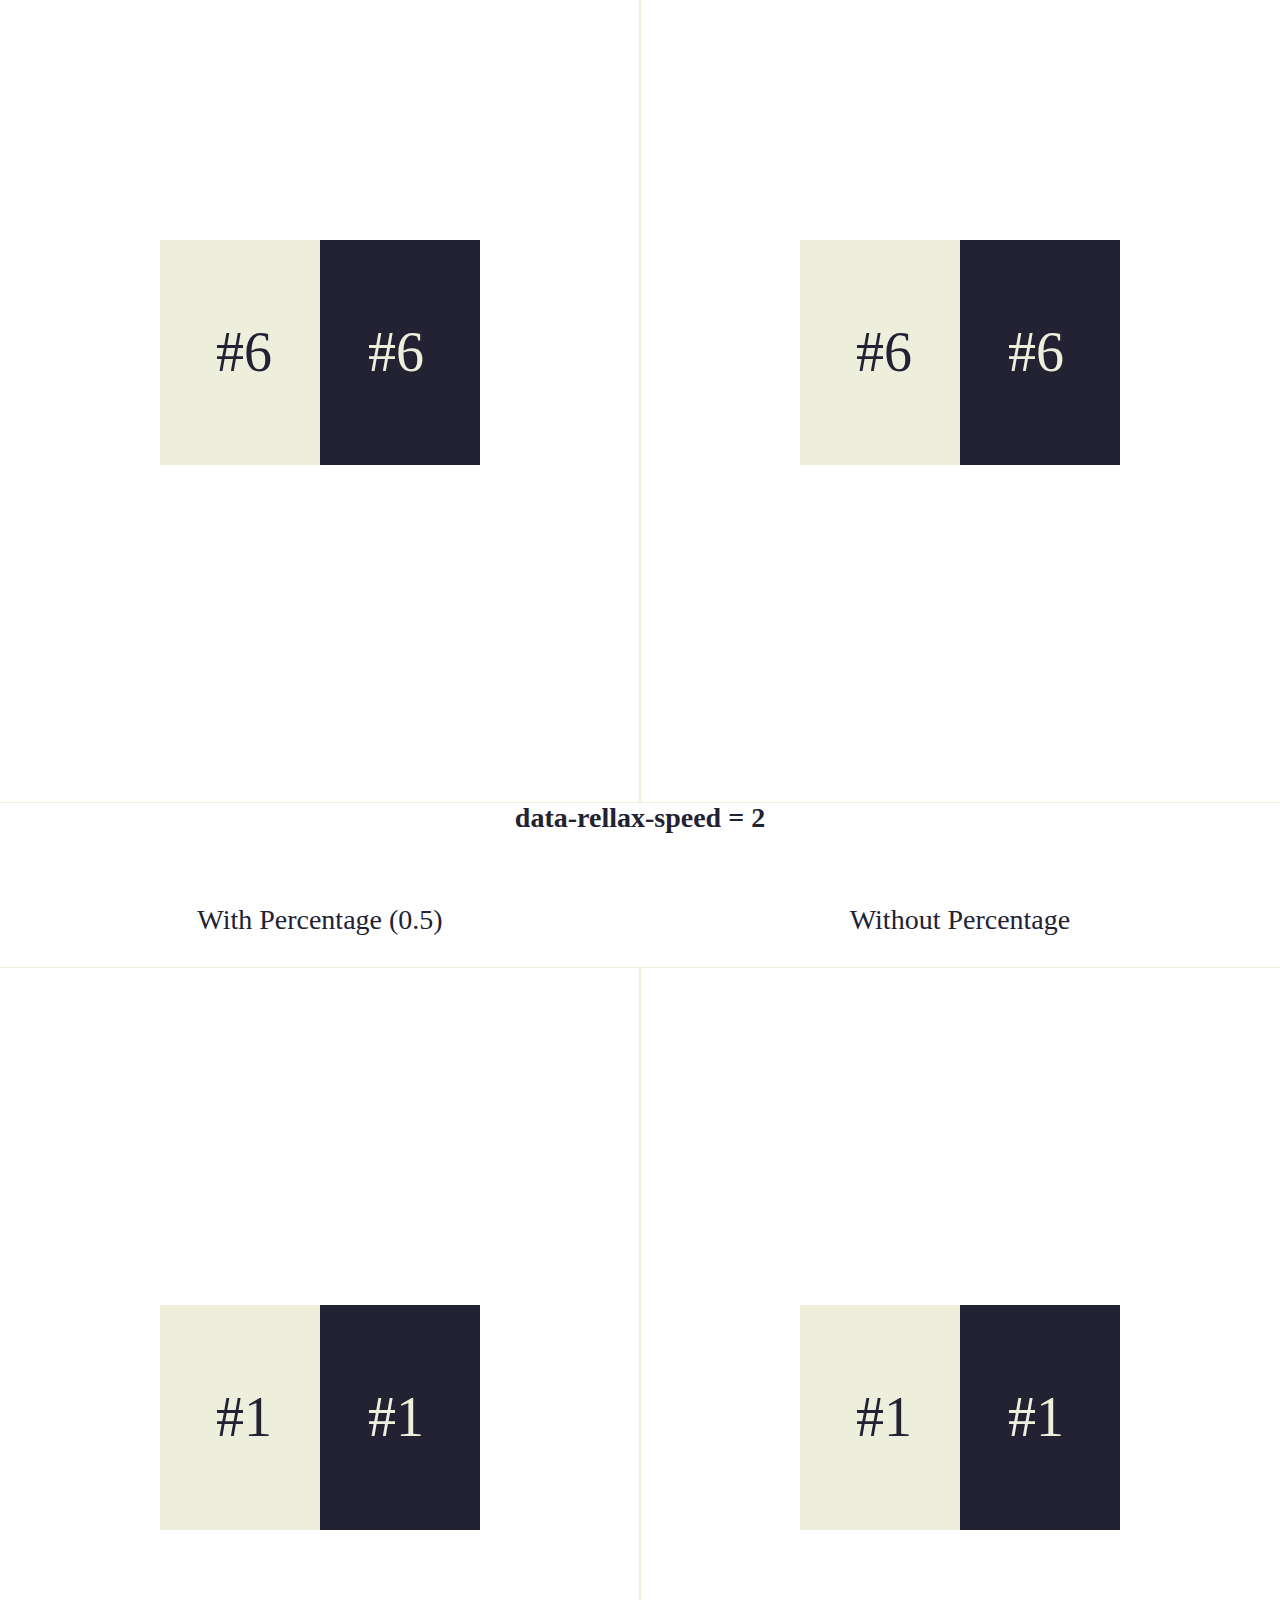
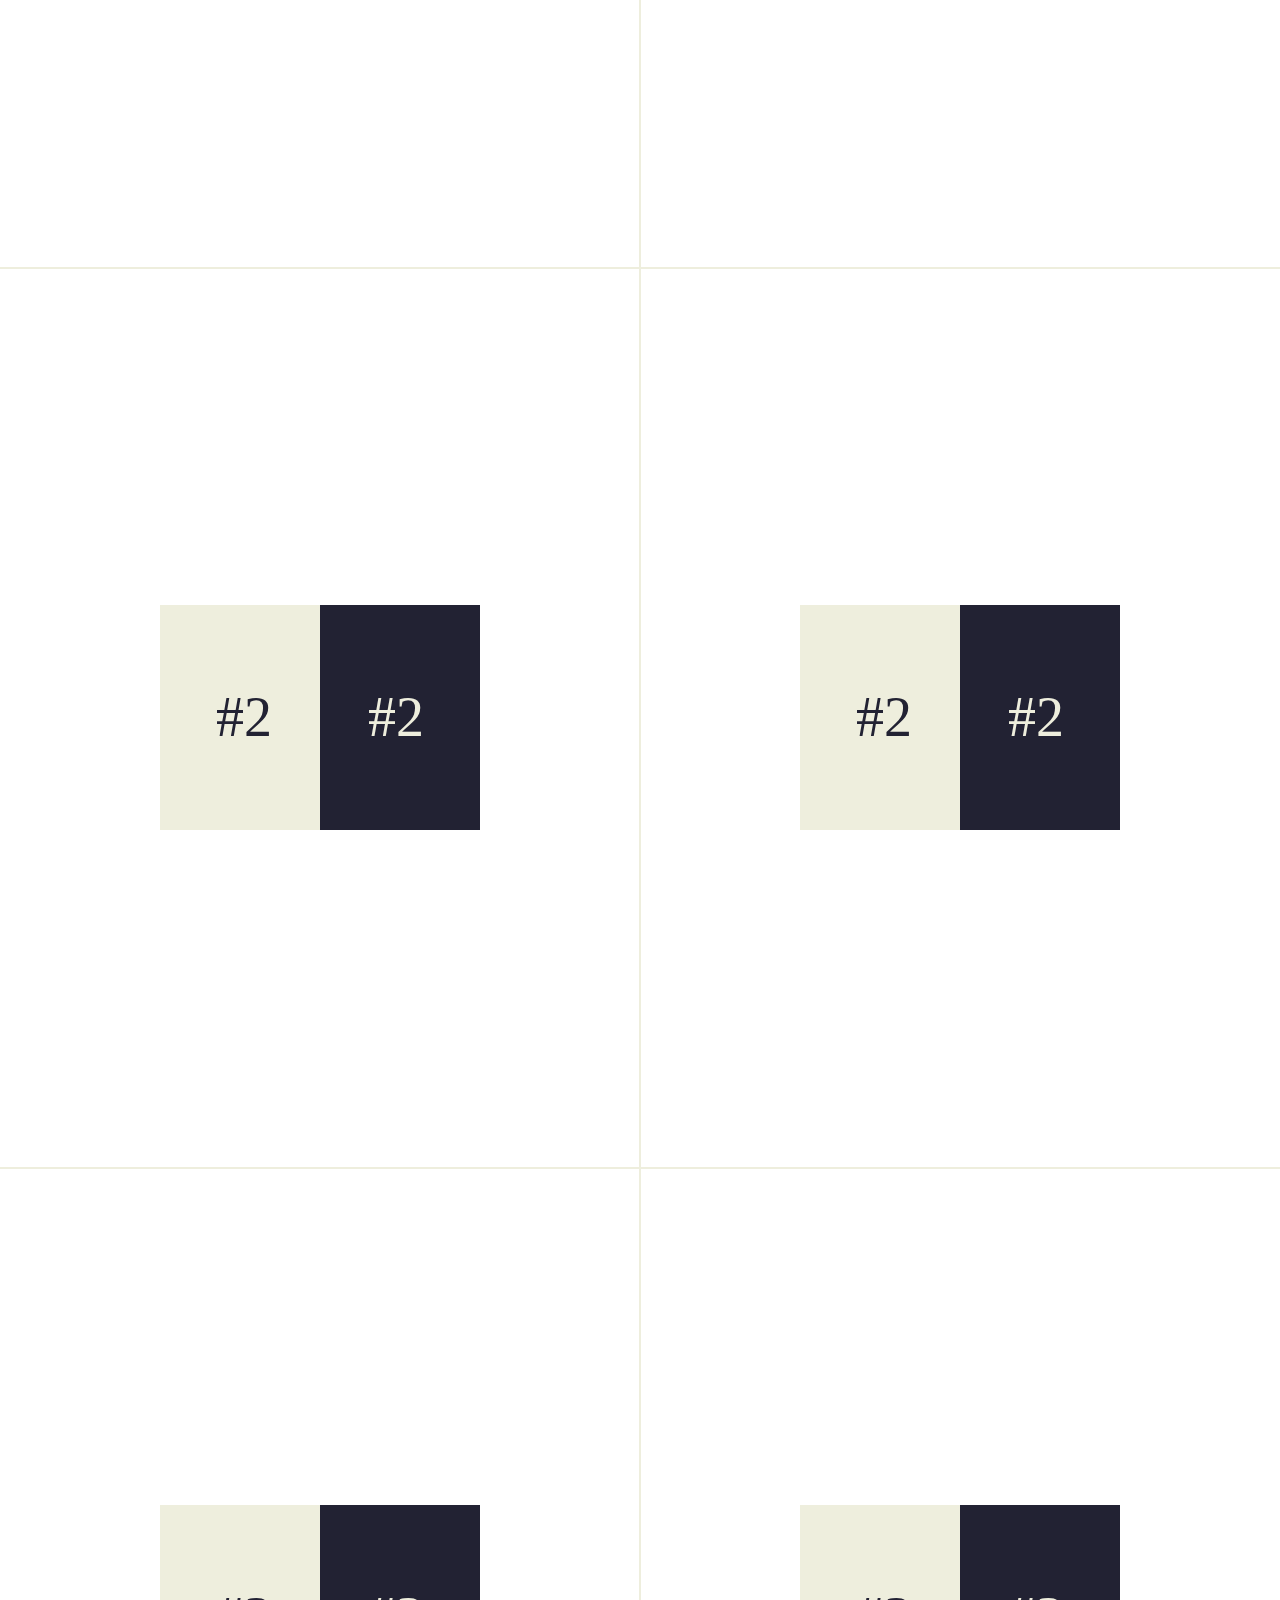
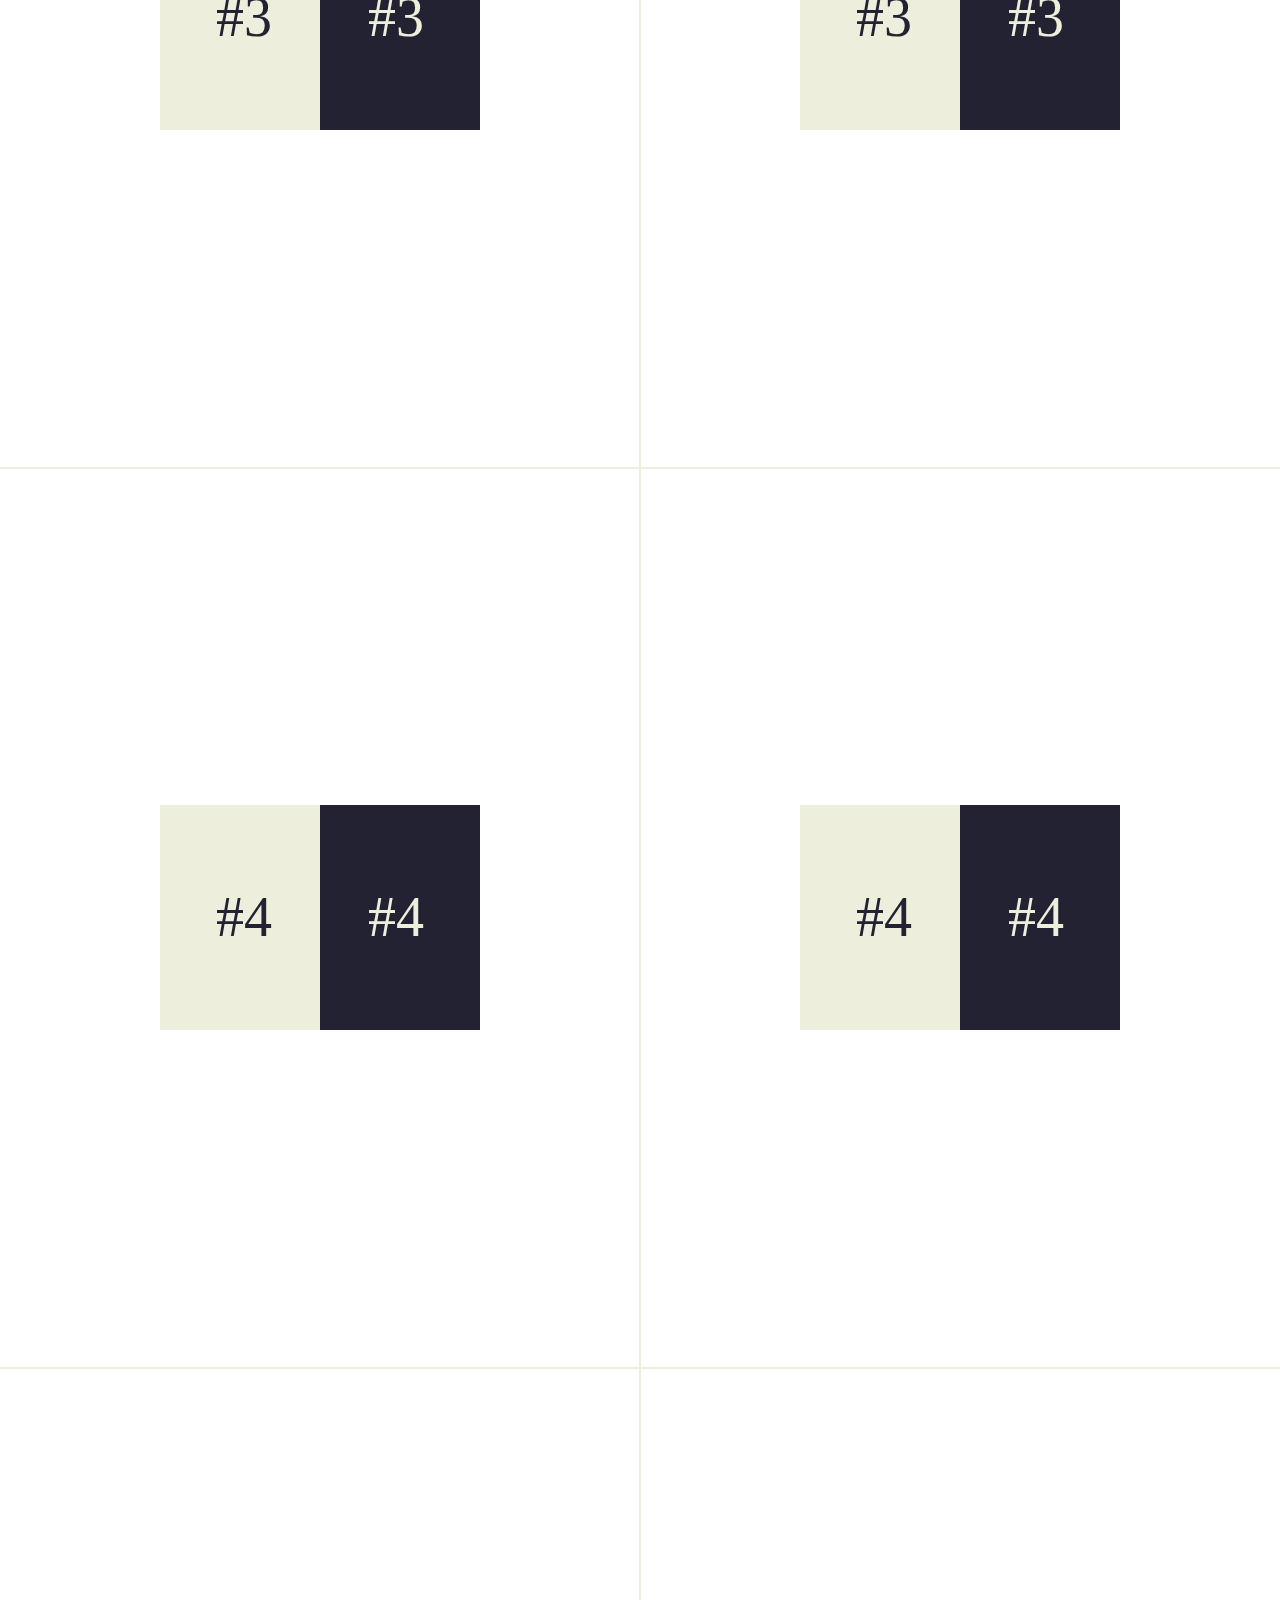
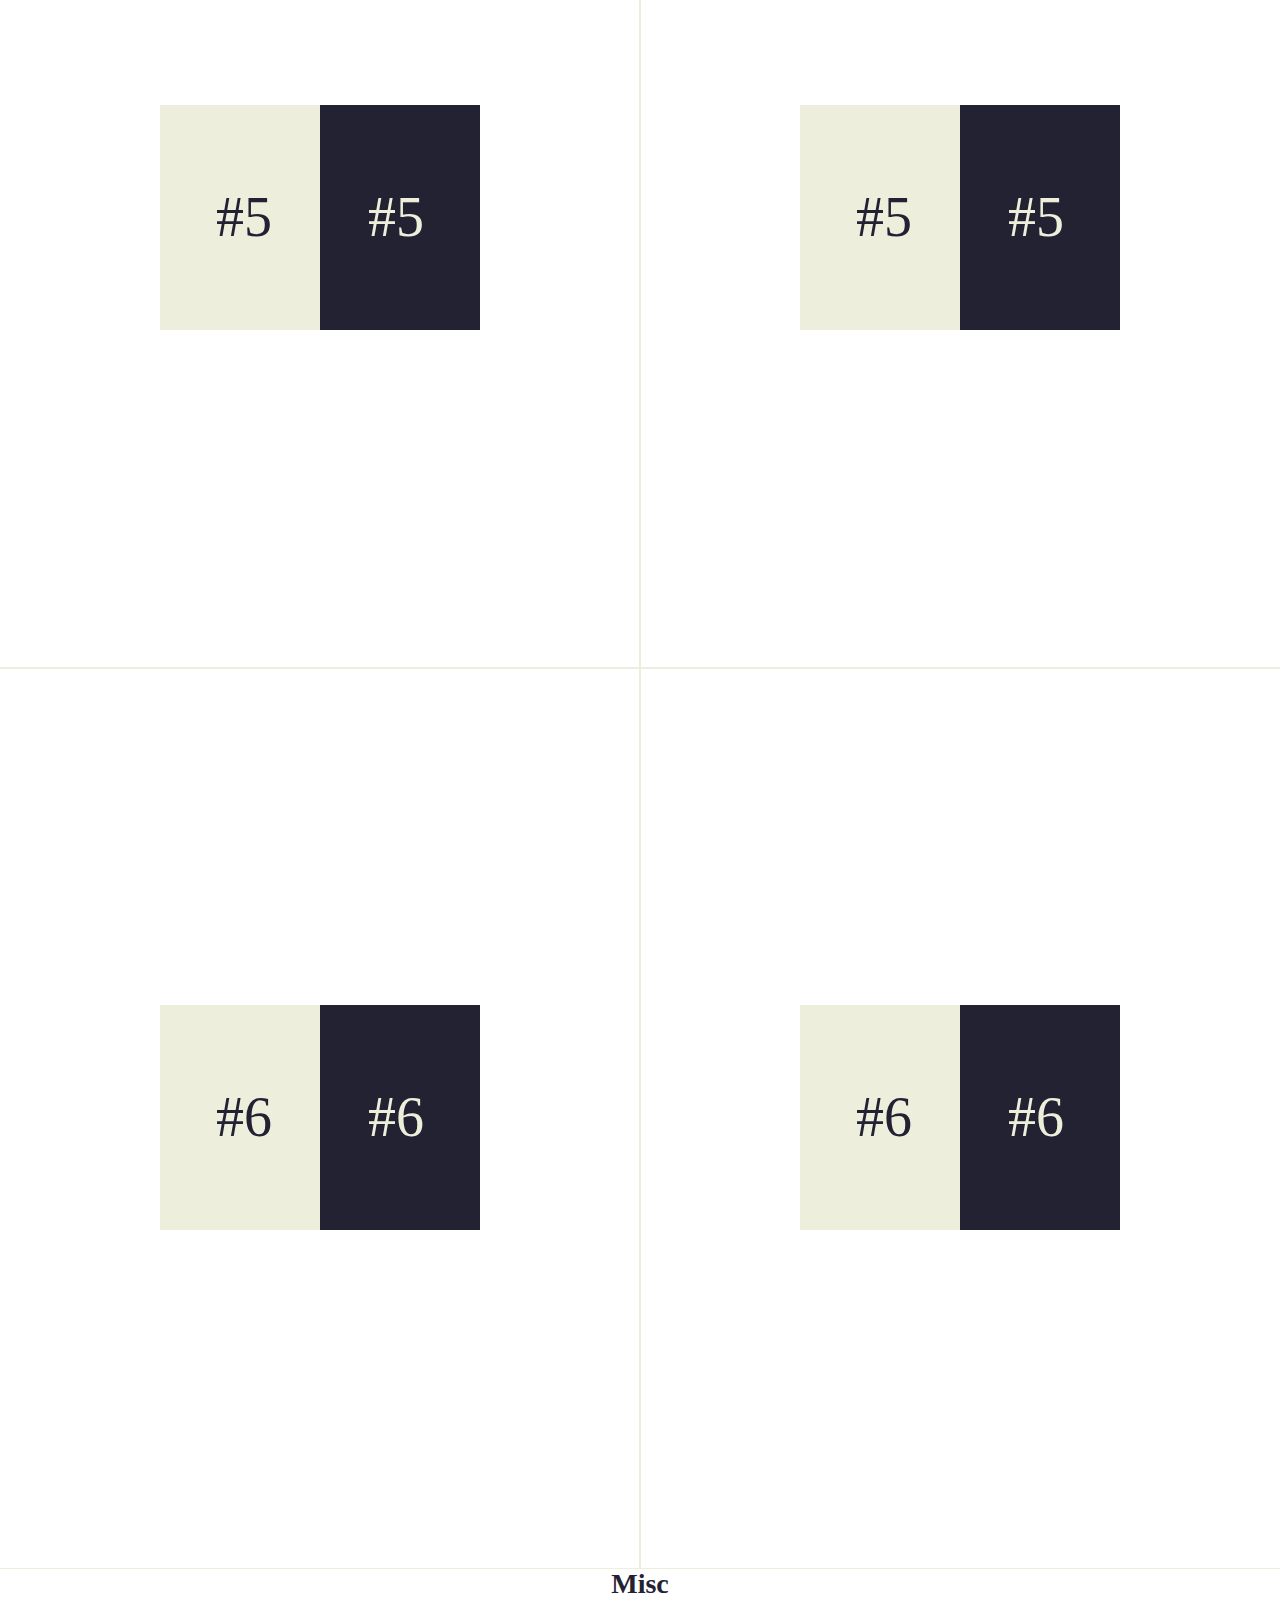
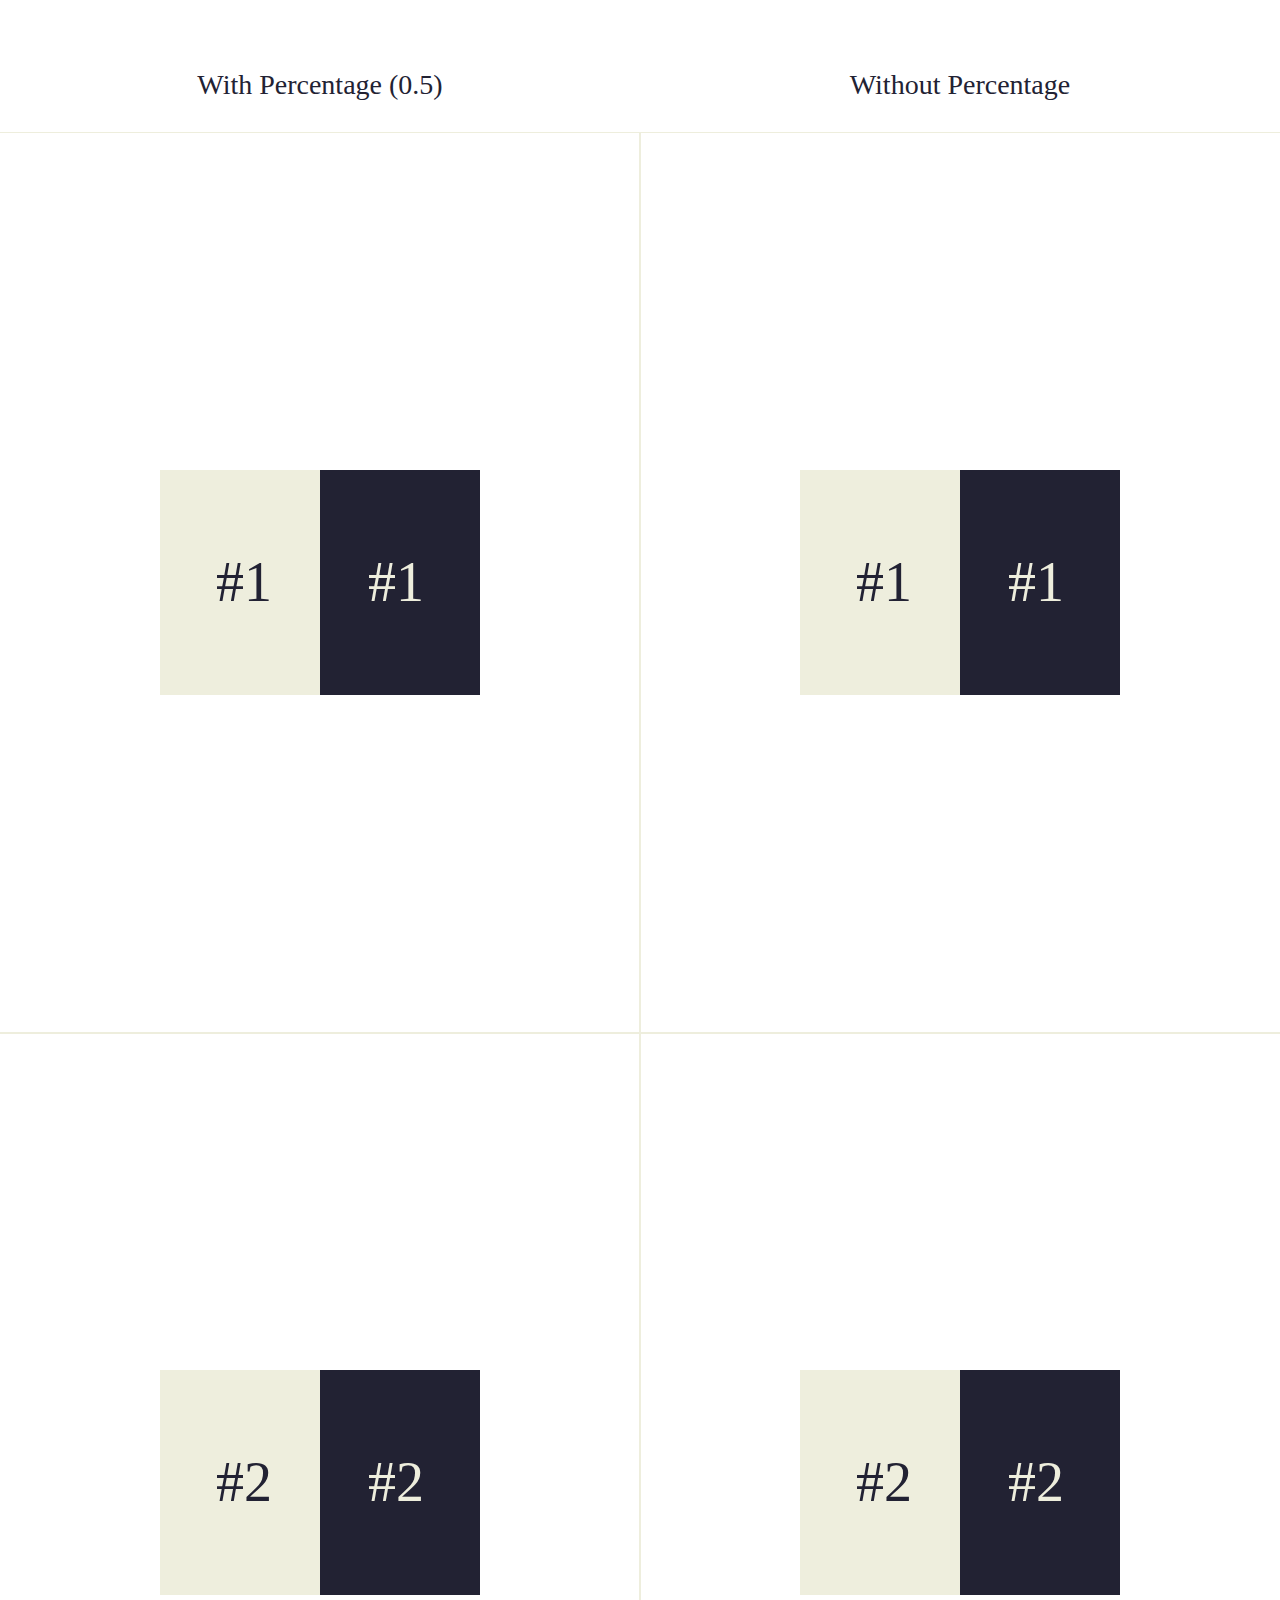
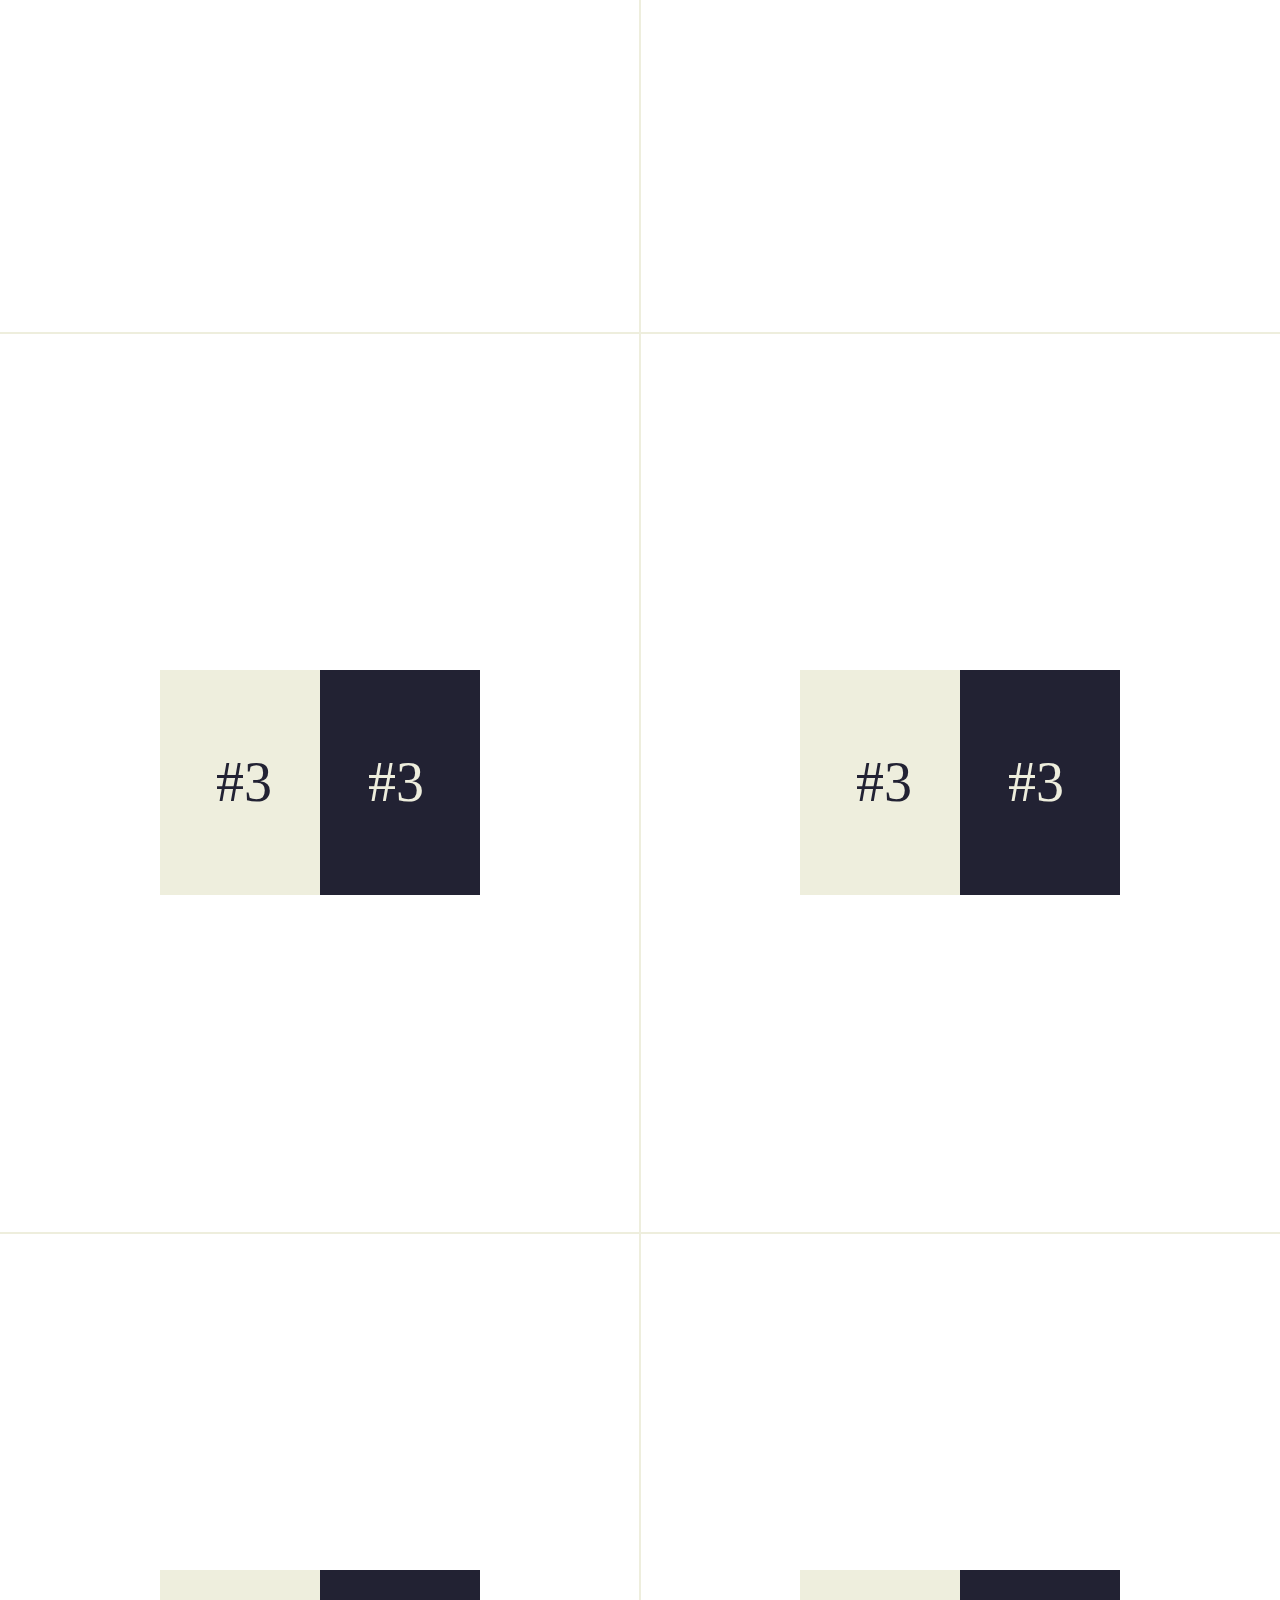
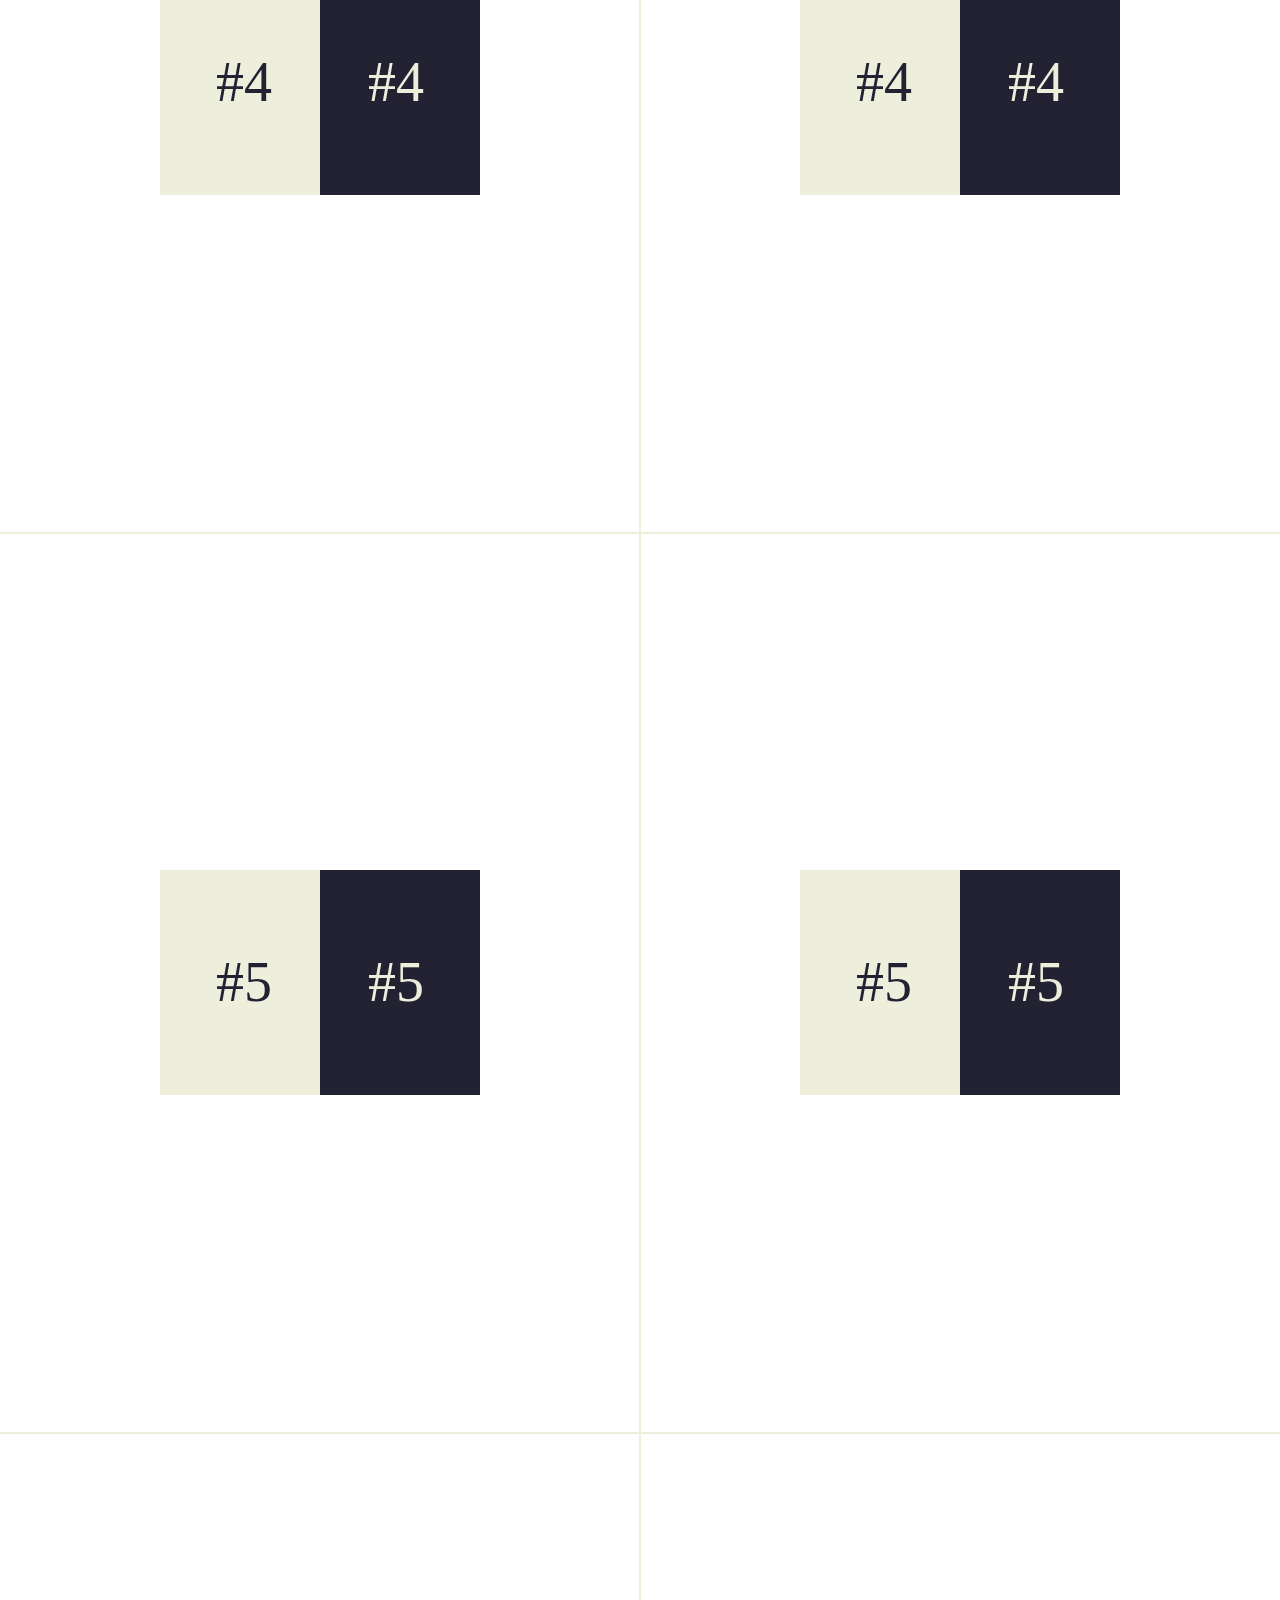
<file: landing/rellax/tests/percentage.html>
<!DOCTYPE html>
<html lang="en">
<head>
	<meta charset="UTF-8">
	<meta name="viewport" content="width=device-width, initial-scale=1.0">
	<meta http-equiv="X-UA-Compatible" content="IE=edge">
	<title></title>
	<style>
		html, body{
			color: #223;
			font-size: 21pt;
			margin: 0; padding: 0;
		}
		nav{
			font-size: 21pt;
			line-height: 1.5em;
			position: fixed;
			bottom: 0; left: 0;
		}
		nav a{ color: inherit; }

		.col{
			text-align: center;
			width: 50%;
			float: left;
			box-sizing: border-box;
		}

		h4{ text-align: center;}

		.container{
			outline: 1px solid #eed;
			font-size: 42pt;
			padding: 37.5vh 12.5vw;
		}
		.block{
			background: #223;
			color: #eed;
			line-height: 25vh;
			text-align: right;
			padding: 0 42pt;
			position: relative;
		}
		span{
			background: #eed;
			color: #223;
			line-height: 25vh;
			text-align: left;
			padding: 0 42pt;
			display: block;
			width: 50%;
			position: absolute;
			top: 0; left: 0;
			box-sizing: border-box;
		}
	</style>
</head>
<body>
	<h4>data-rellax-speed = default</h4>
	<section>
		<div class="col">
			<br>With Percentage (0.5) <br><br>
			<div id="21" class="container"><div class="block">#1<span class="rellax" data-rellax-percentage="0.5">#1</span></div></div>
			<div id="22" class="container"><div class="block">#2<span class="rellax" data-rellax-percentage="0.5">#2</span></div></div>
			<div id="23" class="container"><div class="block">#3<span class="rellax" data-rellax-percentage="0.5">#3</span></div></div>
			<div id="24" class="container"><div class="block">#4<span class="rellax" data-rellax-percentage="0.5">#4</span></div></div>
			<div id="25" class="container"><div class="block">#5<span class="rellax" data-rellax-percentage="0.5">#5</span></div></div>
			<div id="26" class="container"><div class="block">#6<span class="rellax" data-rellax-percentage="0.5">#6</span></div></div>
		</div>
		<div class="col">
			<br>Without Percentage <br><br>
			<div id="21" class="container"><div class="block">#1<span class="rellax">#1</span></div></div>
			<div id="22" class="container"><div class="block">#2<span class="rellax">#2</span></div></div>
			<div id="23" class="container"><div class="block">#3<span class="rellax">#3</span></div></div>
			<div id="24" class="container"><div class="block">#4<span class="rellax">#4</span></div></div>
			<div id="25" class="container"><div class="block">#5<span class="rellax">#5</span></div></div>
			<div id="26" class="container"><div class="block">#6<span class="rellax">#6</span></div></div>
		</div>
	</section>

	<!-- /// -->
	<h4>data-rellax-speed = 2</h4>
	<section>
		<div class="col">
			<br>With Percentage (0.5) <br><br>
			<div class="container"><div class="block">#1<span class="rellax" data-rellax-speed="2" data-rellax-percentage="0.5">#1</span></div></div>
			<div class="container"><div class="block">#2<span class="rellax" data-rellax-speed="2" data-rellax-percentage="0.5">#2</span></div></div>
			<div class="container"><div class="block">#3<span class="rellax" data-rellax-speed="2" data-rellax-percentage="0.5">#3</span></div></div>
			<div class="container"><div class="block">#4<span class="rellax" data-rellax-speed="2" data-rellax-percentage="0.5">#4</span></div></div>
			<div class="container"><div class="block">#5<span class="rellax" data-rellax-speed="2" data-rellax-percentage="0.5">#5</span></div></div>
			<div class="container"><div class="block">#6<span class="rellax" data-rellax-speed="2" data-rellax-percentage="0.5">#6</span></div></div>
		</div>
		<div class="col">
			<br>Without Percentage <br><br>
			<div class="container"><div class="block">#1<span class="rellax" data-rellax-speed="2">#1</span></div></div>
			<div class="container"><div class="block">#2<span class="rellax" data-rellax-speed="2">#2</span></div></div>
			<div class="container"><div class="block">#3<span class="rellax" data-rellax-speed="2">#3</span></div></div>
			<div class="container"><div class="block">#4<span class="rellax" data-rellax-speed="2">#4</span></div></div>
			<div class="container"><div class="block">#5<span class="rellax" data-rellax-speed="2">#5</span></div></div>
			<div class="container"><div class="block">#6<span class="rellax" data-rellax-speed="2">#6</span></div></div>
		</div>
	</section>

	<!-- /// -->
	<h4>Misc</h4>
	<section>
		<div class="col">
			<br>With Percentage (0.5) <br><br>
			<div class="container"><div class="block">#1<span class="rellax" data-rellax-speed="1" data-rellax-percentage="0.5">#1</span></div></div>
			<div class="container"><div class="block">#2<span class="rellax" data-rellax-speed="-1" data-rellax-percentage="0.5">#2</span></div></div>
			<div class="container"><div class="block">#3<span class="rellax" data-rellax-speed="4" data-rellax-percentage="0.5">#3</span></div></div>
			<div class="container"><div class="block">#4<span class="rellax" data-rellax-speed="-4" data-rellax-percentage="0.5">#4</span></div></div>
			<div class="container"><div class="block">#5<span class="rellax" data-rellax-speed="0" data-rellax-percentage="0.5">#5</span></div></div>
			<div class="container"><div class="block">#6<span class="rellax" data-rellax-speed="-10" data-rellax-percentage="0.5">#6</span></div></div>
		</div>
		<div class="col">
			<br>Without Percentage <br><br>
			<div class="container"><div class="block">#1<span class="rellax" data-rellax-speed="1">#1</span></div></div>
			<div class="container"><div class="block">#2<span class="rellax" data-rellax-speed="-1">#2</span></div></div>
			<div class="container"><div class="block">#3<span class="rellax" data-rellax-speed="0">#3</span></div></div>
			<div class="container"><div class="block">#4<span class="rellax" data-rellax-speed="0">#4</span></div></div>
			<div class="container"><div class="block">#5<span class="rellax" data-rellax-speed="0">#5</span></div></div>
			<div class="container"><div class="block">#6<span class="rellax" data-rellax-speed="0">#6</span></div></div>
		</div>
	</section>

	<!-- Scripts -->
	<script src="../rellax.js"></script>
	<script>
		var rellax = new Rellax();
	</script>
</body>
</html>
</file>
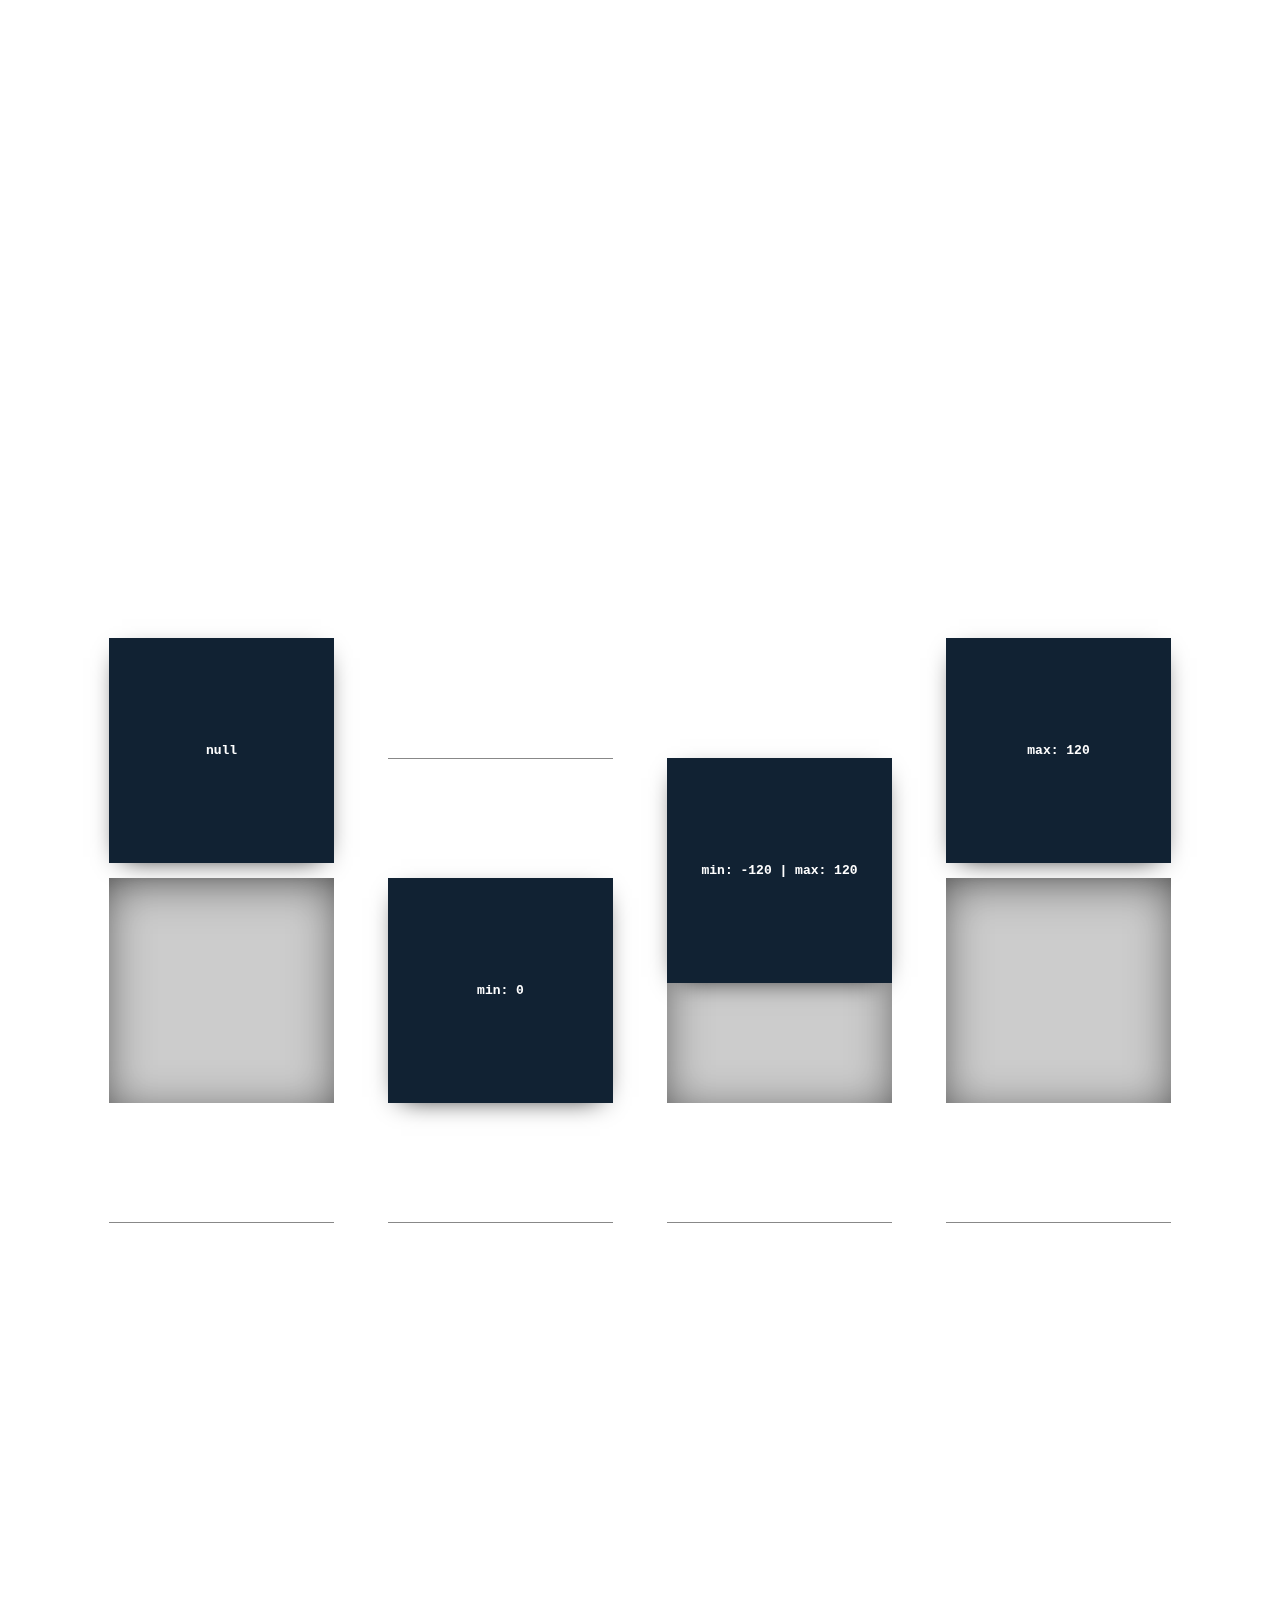
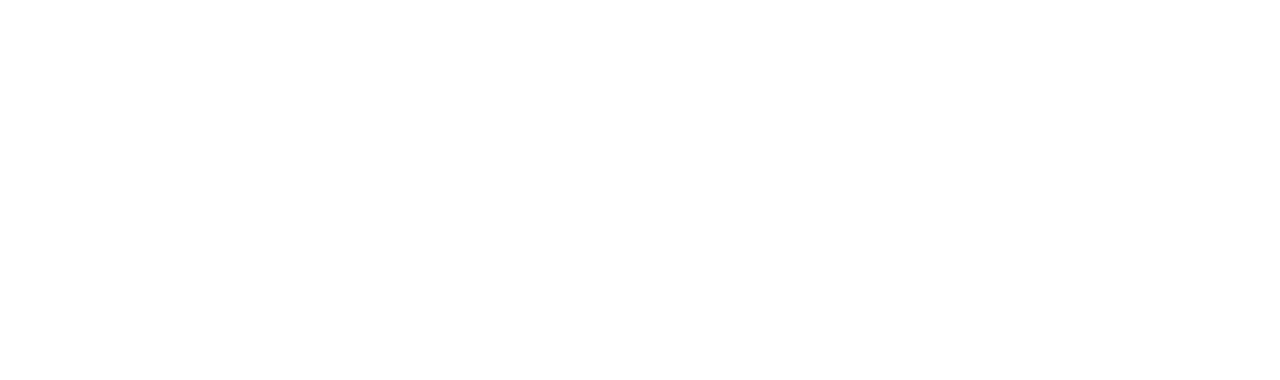
<file: landing/rellax/tests/range.html>
<!DOCTYPE html>
<html lang="en">
<head>
	<meta charset="UTF-8">
	<meta name="viewport" content="width=device-width, initial-scale=1.0">
	<meta http-equiv="X-UA-Compatible" content="IE=edge">
	<title></title>

	<style>
		html, body {
			margin: 0; padding: 0;
			font-family: monospace;
			font-weight: bold;
		}

		.flex {
			display: flex;
			justify-content: center;
			align-items: center;
			height: 100vh; width: 100%;
			padding: 60vh 0;
		}

		.rellax-container {
			height: 25vmin; width: 25vmin;
			position: relative;
			background: #ccc;
			margin: 0 3vmin;
			box-shadow: inset 0 .5rem 4rem -1rem rgba(0,0,0,.8),
						0 -119px 0 #fff,
						0 -120px 0 #888,
						0 119px 0 #fff,
						0 120px 0 #888;
		}

		.rellax {
			background: #123;
			color: #fff;
			position: absolute;
			top: 0; left: 0;
			height: 100%; width: 100%;
			display: flex;
			justify-content: center;
			align-items: center;
			box-shadow: 0 .5rem 2rem -1rem rgba(0,0,0,1);
			will-change: transform;
		}
	</style>

</head>
<body>

	<div class="flex">
		<div class="rellax-container">
			<div class="rellax" data-rellax-speed="-5"> null </div>
		</div>
		<div class="rellax-container">
			<div class="rellax" data-rellax-speed="-5" data-rellax-min="0">min: 0</div>
		</div>
		<div class="rellax-container">
			<div class="rellax" data-rellax-speed="-5" data-rellax-min="-120" data-rellax-max="120">min: -120 | max: 120</div>
		</div>
		<div class="rellax-container">
			<div class="rellax" data-rellax-speed="-5" data-rellax-max="120">max: 120</div>
		</div>
	</div>

	<!-- Scripts -->
	<script src="../rellax.js"></script>
	<script>
		var rellax = new Rellax('.rellax', {center: true});
	</script>
</body>
</html>
</file>
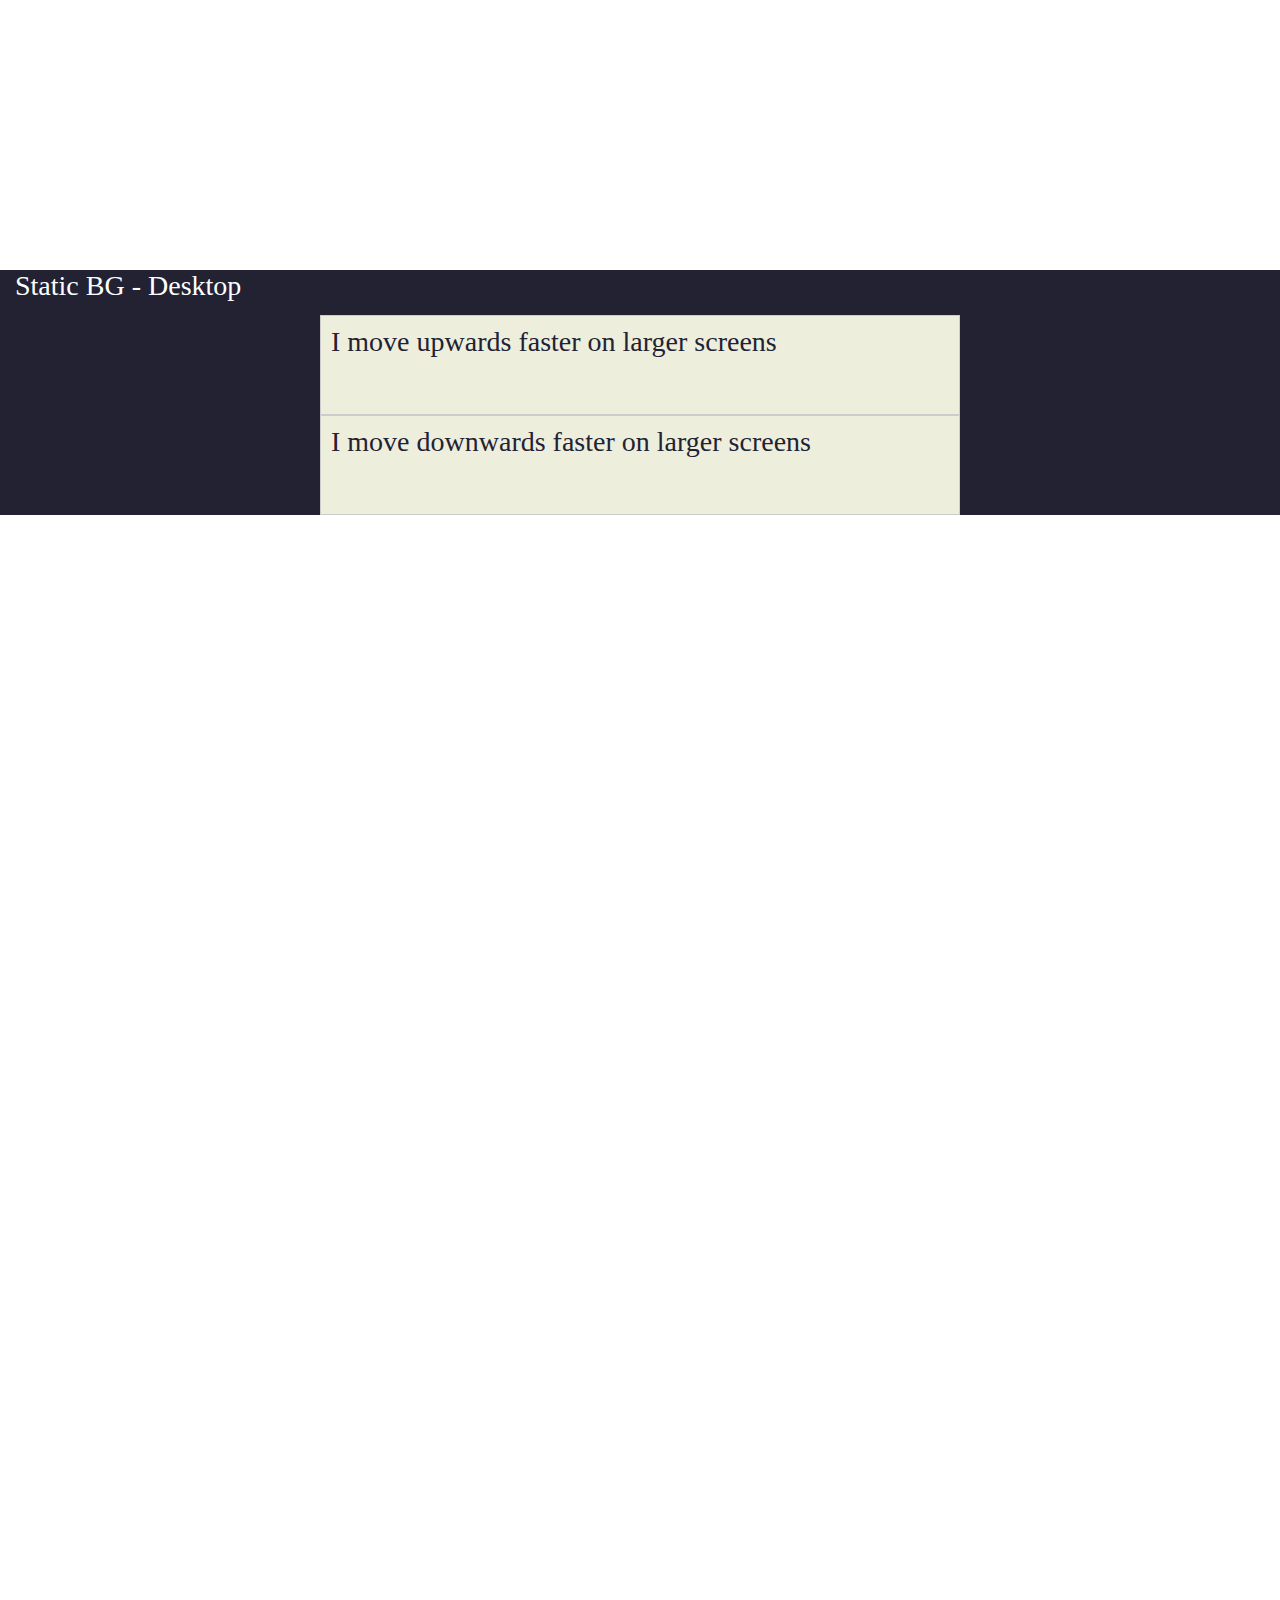
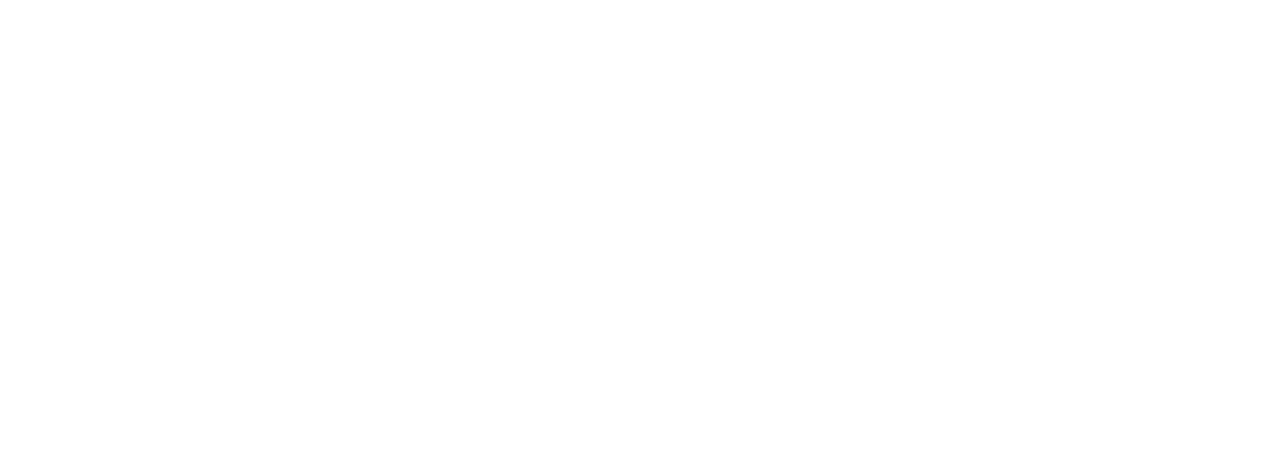
<file: landing/rellax/tests/responsive-speeds.html>
<html lang="en">
  <head>
    <meta charset="UTF-8" />
    <meta name="viewport" content="width=device-width, initial-scale=1.0" />
    <meta http-equiv="X-UA-Compatible" content="IE=edge" />
    <title>Responsive Speeds</title>
    <style>
      html,
      body {
        color: #223;
        font-size: 21pt;
        margin: 0;
        padding: 0;
      }

      section {
        margin-top: 30vh;
        width: 100vw;
        height: 200vh;
        -webkit-box-flex: 1; /* OLD - iOS 6-, Safari 3.1-6 */
        -webkit-flex: 1; /* Safari 6.1+. iOS 7.1+, BB10 */
        -ms-flex: 1; /* IE 10 */
        flex: 1; /* NEW, Spec - Firefox, Chrome */
      }

      h4 {
        text-align: center;
      }

      .block {
        background: #223;
        position: relative;
        padding-top: 45px;
        width: 100%;
      }

      .block::before {
        content: "Static BG - Mobile";
        color: #fff;
        position: absolute;
        margin-left: 15px;
        top: 0;
      }

      @media screen and (min-width: 768px) {
        .block::before {
          content: "Static BG - Tablet";
        }
      }

      @media screen and (min-width: 1201px) {
        .block::before {
          content: "Static BG - Desktop";
        }
      }

      span {
        background: #eed;
        color: #223;
        text-align: left;
        padding: 10px;
        display: block;
        width: 50%;
        margin-left: 25%;
        min-height: 100px;
        box-sizing: border-box;
        border: 1px solid #ccc;
      }
    </style>
  </head>
  <body>
    <section>
      <div class="block">
        <span
          class="rellax"
          data-rellax-speed="-2"
          data-rellax-xs-speed="1"
          data-rellax-mobile-speed="3"
          data-rellax-tablet-speed="7"
          data-rellax-desktop-speed="10"
          >I move upwards faster on larger screens</span
        >
        <span
          class="rellax"
          data-rellax-speed="-2"
          data-rellax-xs-speed="-1"
          data-rellax-mobile-speed="-3"
          data-rellax-tablet-speed="-7"
          data-rellax-desktop-speed="-10"
          >I move downwards faster on larger screens</span
        >
      </div>
    </section>

    <!-- Scripts -->
    <script src="../rellax.js"></script>
    <script>
      var rellax = new Rellax(".rellax", {
        breakpoints: [200, 400, 600]
      });
    </script>
  </body>
</html>
</file>
<file: landing/style.css>
@font-face {
  font-family: "Montserrat";
  src: url(fonts/montserrat.ttf);
}
body{
  margin: 0;
  font-family: "Montserrat";
  margin: 0;
  background: url(images/body-back.jpg) no-repeat;
  overflow-x: hidden;
}
header{
  height: 50px;
  display: flex;
  align-items: flex-end;
  justify-content: space-between;
  padding: 0 90px 0 38px;
}
header a{
  color: #fff;
  text-decoration: none;
  font-weight: 200;
  font-size: 16px;
  line-height: 20px;
  margin-left: 40px;
}
.first-block{
  height: 115vh;
  background: transparent;
  color: #fff;
  padding-left: 105px;
  position: relative;
}
h1{
  font-weight: 800;
  font-size: 64px;
  line-height: 78px;
}
.first-block p{
  font-weight: 500;
  font-size: 24px;
  line-height: 29px;
}
.contact-btn{
  display: block;
  width: 226px;
  height: 56px;
  background: #35D0A2;
  border-radius: 10px;
  color: #fff;
  text-decoration: none;
  display: flex;
  justify-content: center;
  align-items: center;
  font-size: 20px;
  line-height: 24px;
  margin-top: 37px;
}
.social{
  position: absolute;
  bottom: 36px;
  right: 48px;
  width: 150px;
  display: flex;
  justify-content: space-between;
}
/* PARALLAX ELEMENTS */
.first-block img{
}
.forest img, .mount1 img, .mount2 img, .mount3 img, .garbage img, .sky1 img{
  width: 100vw;
}
.scene{
  transform: translateY(var(--translateY));
will-change: transform;
}
.forest{
  position: absolute;
  bottom: -5px;
  left: 0;
  z-index: -1;
}
.mount1{
  position: absolute;
  bottom: 0px;
  left: 0;
  z-index: -2;
}
.mount2{
  position: absolute;
  bottom: 0;
  left: 0;
  z-index: -3;
}
.mount3{
  position: absolute;
  left: 0;
  bottom: 0;
  z-index: -4;
}
.garbage{
  position: absolute;
  left: 0;
  bottom: -20px;
  z-index: -5;
}
.sun{
  position: absolute;
  bottom: 100px;
  left: 30%;
  z-index: -6;
}
.sky1{
  position: absolute;
  bottom: 310px;
  left: 80px;
  z-index: -7;
}
.sky2{
  position: absolute;
  top: -50px;
  left: 0;
  z-index: -8;
}
.sky3{
  position: absolute;
  top: -60px;
  right: 0;
  z-index: -9;
}
.birds{
  position: absolute;
  top: 0;
  right: 80px;
  z-index: -1;
}
.excavator{
  position: absolute;
  bottom: 350px;
  right: 190px;
  z-index: -6;
}
.pack{
  position: absolute;
  bottom: 25px;
  right: 180px;
  z-index: -7;
}
/* ANIMATION */
.coleb {
/* -webkit-animation: swing 15s ease 0s infinite;
-moz-animation: swing 15s ease-in-out 0s infinite; */
animation: swing 15s ease-in-out infinite;
/* -webkit-transform-origin: 50% 0%;
-moz-transform-origin: 50% 0; */
transform-origin: 50% 0;
}

@keyframes swing{
  20% { transform: rotate(25deg); }
  40% { transform: rotate(-20deg); }
  60% { transform: rotate(15deg); }
  80% { transform: rotate(-10deg); }
  100% { transform: rotate(0deg); }
}
/*
@-webkit-keyframes swing{
0% { -webkit-transform: rotate(0); }
5% { -webkit-transform: rotate(12deg); }
10% { -webkit-transform: rotate(-10deg); }
15% { -webkit-transform: rotate(9deg); }
20% { -webkit-transform: rotate(-8deg); }
25% { -webkit-transform: rotate(7deg); }
30% { -webkit-transform: rotate(-6deg); }
35% { -webkit-transform: rotate(5deg); }
40% { -webkit-transform: rotate(-4deg); }
45% { -webkit-transform: rotate(3deg); }
50% { -webkit-transform: rotate(0); }
100% { -webkit-transform: rotate(0); }
}

@-moz-keyframes swing{
0% { -moz-transform: rotate(0); }
5% { -moz-transform: rotate(12deg); }
10% { -moz-transform: rotate(-10deg); }
15% { -moz-transform: rotate(9deg); }
20% { -moz-transform: rotate(-8deg); }
25% { -moz-transform: rotate(7deg); }
30% { -moz-transform: rotate(-6deg); }
35% { -moz-transform: rotate(5deg); }
40% { -moz-transform: rotate(-4deg); }
45% { -moz-transform: rotate(3deg); }
50% { -moz-transform: rotate(0); }
100% { -moz-transform: rotate(0); }
} */

/* .coleb {
	transform-origin: top center;
	animation: swing 2s ease infinite;
}
@keyframes coleb {
	20% { transform: rotate(15deg); }
	40% { transform: rotate(-10deg); }
	60% { transform: rotate(5deg); }
	80% { transform: rotate(-5deg); }
	100% { transform: rotate(0deg); }
} */

/* Who we are? */
.about-us{
  background: linear-gradient(180deg, #1A2C43 0%, #000000 55.21%);
  color: #fff;
  padding: 31px 0 0 57px;
  height: 100vh;
}
.about-us h3{
  text-align: center;
  font-weight: 500;
  font-size: 48px;
  line-height: 59px;
  margin: 0 0 40px -57px;
}
.slider img{
  width: 450px;
  height: 230px;
  margin: 0;
}
.slick-slide{
  width: 450px;
  height: 230px;
  margin-right: 20px;
  outline: none;
}
/* Dots */
.my-dots {
  position: absolute;
  bottom: -90px;
  display: block;
  width: 100%;
  padding: 0;
  list-style: none;
  text-align: center;
  margin-left: -57px;

}

.my-dots li {
  position: relative;
  display: inline-block;
  width: 46px;
  margin: 0 0 0 6px;
  cursor: pointer;
}

.my-dots li button {
  display: block;
  width: 46px;
  cursor: pointer;
  color: transparent;
  border: 0;
  outline: none;
  background: transparent;
}

.my-dots li button:hover:before {
  opacity: .75;
}

.my-dots li button:before{
  font-size: 6px;
  line-height: 20px;
  position: absolute;
  top: 0;
  left: 0;
  width: 20px;
  height: 20px;
  content: url(images/btn-off.svg);
  text-align: center;
  -webkit-font-smoothing: antialiased;
  -moz-osx-font-smoothing: grayscale;
}
.my-dots li.slick-active button:before {
  content: url(images/btn-on.svg);
  left: 50%;
  transform: translateX(-50%);
  -webkit-font-smoothing: antialiased;
  -moz-osx-font-smoothing: grayscale;
  opacity: 1;
}

.info{
  display: flex;
  margin-top: 95px;
  align-items: center;
  padding-right: 7%;
  padding-bottom: 100px;
  justify-content: space-between;
}
.about-us p{
  font-weight:  normal;
  font-size: 16px;
  line-height: 29px;
  font-family: "Montserrat Light";
}
.about-us button{
  width: 380px;
  height: 56px;
  background: #3573D0;
  border-radius: 10px;
  border: none;
  outline: none;
  cursor: pointer;
  color: #fff;
  font-family: "Montserrat Light";
  font-size: 20px;
  line-height: 24px;
}
/* Шопперы */
.shoppers{
  height: 100vh;
  background: #FCFAF8;
  text-align: center;
  padding-top: 40px;
}
.shoppers h3{
  color: #142840;
  font-weight: 500;
  font-size: 42px;
  margin: 0;
  margin-bottom: 10px;
}
.shoppers p{
  font-weight: 200;
  font-size: 20px;
  line-height: 39px;
  color: #142840;
  margin: 0;
  font-family: "Montserrat Light";
}
.shoppers-wrapper{
  display: flex;
  align-items: center;
  justify-content: space-around;
  margin-top: 60px;
  height: 450px;
}
.shopper-container{
  width: 300px;
  height: 300px;
  background: #fff;
  cursor: pointer;
  border-radius: 25px;
  text-align: center;
  transition: 0.4s;
  position: relative;
}
.shoppers img{
  width: 290px;
  height: 290px;
}
.price-wrapper{
   position: absolute;
  display: none;
}
.price p{
  margin: 0;
}
.price{
  display: flex;
  flex-direction: column;
  justify-content: flex-start;
  font-weight: normal;
  font-size: 42px;
  line-height: 51px;
  color: #1C2D44;
  text-align: left;
}
.price-label{
  font-weight: 200;
  font-size: 15px;
  line-height: 18px;
  color: #1C2D44;
}
.buy{
  width: 131px;
  height: 64px;
  background: #EA401B;
  border-radius: 10px;
  border: none;
  outline: none;
  cursor: pointer;
  color: #fff;
  font-weight: 600;
  font-size: 23px;
  line-height: 28px;
  box-shadow: 10px 10px 20px rgba(0, 0, 0, 0.14), 0px 0px 3px rgba(0, 0, 0, 0.14);
}
.shopper-container:hover{
  background: #fff;
  box-shadow: 10px 10px 20px rgba(0, 0, 0, 0.14), 0px 0px 3px rgba(0, 0, 0, 0.14);
  width: 350px;
  height: 450px;
  transition: 0.4s;
}
.shopper-container:hover .price-wrapper{
  display: flex;
  position: absolute;
  bottom: 40px;
  width: 100%;
  justify-content:space-around;
  align-items: center;
}

/* Форма обратной связи */
.call-back{
  width: 100%;
  background: url(images/footer-back.jpg) no-repeat;
  background-size: cover;
  height: 100vh;
  padding-top: 90px;
}
.call-back h3{
  color: #fff;
  text-align: center;
  font-style: normal;
  font-weight: 500;
  font-size: 48px;
  line-height: 59px;
  margin: 0;
}
form{
  position: absolute;
  left: 50%;
  transform: translateX(-50%);
  text-align: center;
  margin-top: 80px;
}
input{
  background: transparent;
  border: none;
  border-bottom: 2px solid #fff;
  width: 200px;
  color: #fff;
  height: 30px;
  outline: none;
  font-size: 16px;
  line-height: 20px;
}
.name{
  margin-right: 15px;
}
.msg{
  width: 420px;
  margin-top: 35px;
}
input::-webkit-input-placeholder { color: #fff; opacity: 0.5; font-size: 16px; line-height: 20px; vertical-align: middle;}
input:-ms-input-placeholder { color: #fff; opacity: 0.5; font-size: 16px; line-height: 20px;}
input::-ms-input-placeholder { color: #fff; opacity: 0.5; font-size: 16px; line-height: 20px;}
input::placeholder { color: #fff; opacity: 0.5; font-size: 16px; line-height: 20px;}

.back{
  height: 56px;
  width: 226px;
  color: #fff;
  background: #3CB55E;
  border-radius: 10px;
  border: none;
  outline: none;
  cursor: pointer;
  font-size: 20px;
  line-height: 24px;
  margin-top: 60px;
}

/* Footer */
footer{
  height: 50px;
  background: transparent;
  margin-top: -50px;
  font-size: 14px;
  line-height: 17px;
  color: #fff;
  position: relative;
}
footer p{
  position: absolute;
  left: 50%;
  transform: translateX(-50%);
  font-family: "Montserrat Light";
}
.design{
  position: absolute;
  right: 35px;
  top: 50%;
  transform: translateY(-50%);
}
</file>
<file: sedona/style.css>
@font-face {
  font-family: "PT Sans Caption";
  src: url(fonts/PTC75F.ttf);
}
@font-face {
  font-family: "PT Sans Narrow";
  src: url(fonts/PTN77F.ttf);
}
@font-face {
  font-family: "PT Sans Italic";
  src: url(fonts/PTS56F.ttf);
}
body{
  margin: 0;
  position:  relative;
}
p, h2, h3{
  text-transform: uppercase;
}


/* INTRO */
.intro{
  width: 100%;
  height: 500px;
  background: url(images/background.jpg) no-repeat;
  background-size: cover;
  text-align: center;
  padding-top: 70px;
  position: relative;

}
.intro .p1{
  color: #81b3d3;
  font-weight: bold;
  font-size: 70px;
  text-transform: uppercase;
  margin: 0;
  font-family: "PT Sans Narrow";
  letter-spacing: 2px;
}
.intro .p2{
  color: #766458;
  font-style: italic;
  text-transform: lowercase;
  font-size: 20px;
  font-weight: bold;
  margin: 0;
  font-family: "PT Sans Italic";
}
.intro .p3{
  color: #fff;
  text-transform: none;
  font-family: "PT Sans Italic";
  font-size: 30px;
}
.polygon{
  width: 100%;
  position: absolute;
  bottom: 0;
  left: 0;
}
h1{
  color: #fff;
  font-weight: bold;
  text-transform: uppercase;
  font-family: "PT Sans Caption";
  margin-top: 30px;
  margin-bottom: 0;
  letter-spacing: 5px;
  font-size: 130px;
}
.reasons h3, .reasons p{
  display: block;
}
.reasons{
  text-align: center;
  display: flex;
  flex-direction: column;
  justify-content: center;
  height: 210px;
}

/* Blocks with text and an image */
.description{
  display: flex;
  height: 255px;
  text-align: center;
  background-color: #81b3d2;
  color: #fff;
}
.text{
  flex: 1;
  align-items: center;
  align-self: center;
}
.image{
  flex: 2;
}
.image img{
  width: 100%;
  height: 100%;
}

/* Facilities */
.facilities{
  display: flex;
  height: 325px;
  align-items: center;
}
.facility-block{
  flex: 1;
  text-align: center;
}
.descrdif{
  background-color: #eeeeee;
  color: #000;
}

/* Search form */
.search{
  text-align: center;
  height: 295px;
  padding-top: 55px;
}
.search-btn{
  background-color: #766357;
  width: 550px;
  height: 85px;
  border: none;
  text-transform: uppercase;
  color: #fff;
  font-weight: bold;
  margin-top: 55px;
  font-size: 20px;
  cursor: pointer;
  padding: 0;
  outline: none;
}
.search-btn:hover{
  background-color: #604e43;
}
.search-btn:active{
  color: #857871;
  background-color: #503e33;
}
.search h2{
  margin-bottom: 35px;
}
.form,
input[type="checkbox"] {
}
.map{
  height: 590px;
}
.map iframe{
  width: 100%;
  height: 100%;
}
.form{
  width: 550px;
  height: 400px;
  background-color: #fff;
  position: absolute;
  bottom: 210px;
  left: 50%;
  transform: translateX(-50%);
  display: flex;
  flex-direction: column;
  font-size: 12px;
  font-weight: bold;
}

.form p{
  display: flex;
  justify-content: space-between;
  width: 460px;
  margin-left: auto;
  margin-right: auto;
  align-items: center;
}
.date-in{
  margin-top:55px;
}
.date-in input, .date-out input{
  padding-left: 3px;
}
.date{
  width: 345px;
  height: 40px;
  background-color: #f2f2f2;
  border: none;
  outline: none;
}
.date:hover{
  background-color: #ebebeb;
}
.date:focus{
  background-color: #fff;
  border: 1px solid #e5e5e5;
}
.amount{
  display: flex;
  flex-direction: row;
  justify-content: flex-start;
  width: 460px;
  margin-left: auto;
  margin-right: auto;
}
.amount input{
  width: 118px;
  height: 40px;
  background-color: #f2f2f2;
  border: none;
  outline: none;
}
.amount input:hover{
  background-color: #ebebeb;
}
.amount input:focus{
  background-color: #fff;
  border: 1px solid #e5e5e5;
}
.adults input{
  padding-left: 0;
}
.kids{
  display: flex;
  justify-content: flex-end !important;
}
.kids input{
  margin-left: 25px;
}
.find-btn{
  background-color: #81b3d2;
  width: 460px;
  height: 60px;
  text-transform: uppercase;
  outline: none;
  border: none;
  cursor: pointer;
  position: absolute;
  left: 50%;
  transform: translateX(-50%);
  bottom: 58px;
  display: flex;
  justify-content: center;
  align-items: center;
  text-decoration: none;
  color: #fff;
  font-weight: bold;
  font-size: 16px;
}
.find-btn:hover{
  background-color: #669ec0;
}
.find-btn:active{
  background-color: #5496bd;
  color: #88b6d1;
}
.gm-style-mtc > div,
.gmnoprint > div,
.gm-svpc {
  background-color: #f63981 !important;
}
::-webkit-calendar-picker-indicator{
  height: 14px;
  margin-right: 10px;
  color: transparent;
  opacity: 1;
  background: url(images/calendar.png);
  background-size: cover;
  cursor: pointer;
}
::-webkit-inner-spin-button { display: none; }
 ::-webkit-clear-button {display: none;}
::-webkit-datetime-edit {
   padding: 1em;
   font-weight: bold;
}
::-webkit-textfield-decoration-container {
  padding: 1em;
}
::-webkit-input-placeholder{ color: #fff;}
</file>
<file: sedona/header.css>
/* HEADER */
header{
  width: 100%;
  height: 55px;
  background: #fff;
  display: flex;
  justify-content: flex-start;
}
header div{
  display: flex;
  justify-content: center;
  align-items: center;
  width: 20%;
}
header img{
  z-index: 2;
}
header a{
  color: #000;
  text-decoration: none;
  font-weight: bold;
}
header a:hover{
  color: #92bdd8;
}
header a:active{
  color: #b2b2b2;
}
</file>
<file: sedona/footer.css>
footer{
  background: rgba(255, 255, 255, 0.9);
  height: 120px;
  position: absolute;
  width: 100%;
  bottom: 0;
  display: flex;
  align-items: center;
  justify-content: space-around;
}
.social, .academy, .hashtag{
  flex: 1;
  text-align: center;
}
.social{
  display: flex;
  justify-content: center;
}
.social a{
  background-color: #81b3d2;
  width: 46px;
  height: 46px;
  outline: none;
  border: none;
  cursor: pointer;
  display: flex;
  justify-content: center;
  align-items: center;
  margin-right: 5px;
}
.social a:hover{
  background-color: #669ec0;
}
.social a:active{
  background-color: #5496bd;
}
.hashtag p{
  font-size: 18px;
  font-weight: bold;
}
.no-opacity{
  background: #fff;
  height: 120px;
  position: inherit;
  display: flex;
  align-items: center;
  text-transform: uppercase;
}
</file>
<file: landing/rellax/css/main.css>
html, body {
  margin: 0;
  padding: 0;
  font-family: 'Source Sans Pro', sans-serif;
  text-rendering: optimizeLegibility;
  color: #222;
  overflow-x: hidden;
}
h4 {
  font-size: 22px;
  margin-bottom: 28px;
}
p {
  font-size: 22px;
}
a,
a:hover,
a:active,
a:visited {
  text-decoration: none;
  color: #5000F1;
}

header h2 {
  font-size: 15px;
  font-weight: 900;
  letter-spacing: 0.15em;
  margin-top: 70px;
}
header a h2 {
  color: #222;
}
header a h2 span {
  transition: all 400ms cubic-bezier(0.68, -0.1, 0.265, 1.55);
}
header a:hover h2 span {
  color: #fff;
  margin-left: 10px;
}
header .white-block {
  margin-top: 20px;
  width: 46px;
  height: 6px;
  background: #fff;
}

header .title {
  margin-top: 80px;
}
header h1 {
  font-size: 96px;
  font-weight: 900;
  letter-spacing: 0.12em;
  margin: 0;
  margin-left: -6px;
}
header h1 span {
  display: inline-block;
  font-size: 20px;
  margin-top: 18px;
  vertical-align: top;
  letter-spacing: 0;
}
header .title a {
  display: inline-block;
  margin-top: 6px;
  margin-right: -70px;
  background: #222;
  padding: 26px 80px;
  color: #fff;
  border-radius: 12px;
  font-size: 26px;
  letter-spacing: 0.2em;
  transition: all 300ms cubic-bezier(0.68, -0.1, 0.265, 1.55);
}
header .title a:hover {
  margin-top: 12px;
  margin-right: -80px;
  padding: 20px 90px;
}
header h3 {
  font-size: 21px;
}


/*----------------------------------
  Background Grid
------------------------------------*/


.grid {
  position: fixed;
  width: 100%;
}
.grid-line {
  height: 100vh;
  border-left: 1px solid #ccc;
}




.fixed-top {
  position: absolute;
  width: 600px;
  height: 600px;
  background: #00F1C9;
  border-radius: 12px;
  z-index: -1;
  margin-top: -220px;
  margin-left: 100px;
}


/*----------------------------------
  Main
------------------------------------*/

main,
.main {
  overflow: hidden;
}

.section {
  position: relative;
}
section.san-francisco {
  margin-top: 100px;
}


.absolute {
  position: absolute;
  width: 100%;
  height: auto;
  margin-top: 100px;
}
.absolute.above {
  z-index: 2;
}
.absolute h2 {
  font-size: 140px;
  font-weight: 900;
  letter-spacing: -0.04em;
  color: #F0F0F0;
  z-index: -1;
}
.lg-green {
  width: 160px;
  height: 160px;
  background: #00F1C9;
  border-radius: 12px;
  margin-left: -80px;
  margin-top: 200px;
}
.sm-green {
  width: 60px;
  height: 60px;
  background: #00F1C9;
  border-radius: 12px;
  margin-left: -30px;
  margin-top: 400px;
}
.sm-purple {
  width: 60px;
  height: 60px;
  background: #5000F1;
  border-radius: 12px;
  margin-left: -30px;
  margin-top: 400px;
}
.xs-green {
  width: 60px;
  height: 60px;
  background: #00F1C9;
  border-radius: 12px;
  margin-left: -30px;
  margin-top: 400px;
}
.md-green {
  width: 120px;
  height: 120px;
  background: #00F1C9;
  border-radius: 12px;
  margin-left: -60px;
  margin-top: 10px;
}
.lg-purple {
  width: 80px;
  height: 80px;
  background: #5000F1;
  border-radius: 12px;
  margin-left: 57px;
  margin-top: 60px;
}





.date {
  margin-top: 400px;
  font-size: 48px;
  font-weight: 600;
  color: #5000F1;
}
.temp {
  margin-top: 200px;
  font-size: 280px;
  font-weight: 900;
  letter-spacing: -0.07em;
  color: #5000F1;
}







.text-editor {
  background: #222;
  padding: 60px 50px;
  border-radius: 12px;
  margin-left: 15px;
}
code {
  text-align: left;
  padding: 0;
  font-size: 22px;
  background: none;
  border-radius: 0;
  color: #00F1C9;
}



.md-facebook {
  width: 60px;
  height: 60px;
  background: #5000F1;
  border-radius: 12px;
  margin-left: 68px;
  margin-top: 600px;
}
.md-twitter {
  width: 120px;
  height: 120px;
  background: #00F1C9;
  border-radius: 12px;
  margin-left: -60px;
  margin-top: 60px;
}
.md-dixonandmoe {
  width: 120px;
  height: 120px;
  background: #5000F1;
  border-radius: 12px;
  margin-left: -60px;
  margin-top: 760px;
}
.bt-green {
  width: 60px;
  height: 60px;
  background: #00F1C9;
  border-radius: 12px;
  margin-left: -30px;
  margin-top: 700px;
}
.bt-purple {
  width: 80px;
  height: 80px;
  background: #5000F1;
  border-radius: 12px;
  margin-left: 57px;
  margin-top: 600px;
}

.share {
  position: relative;
  top: -240px;
}
.share a {
  font-size: 34px;
}
.share a span {
  transition: all 400ms cubic-bezier(0.68, -0.1, 0.265, 1.55);
}
.share a:hover span {
  margin-left: 10px;
}

a.dam,
a.dam:hover,
a.dam:active,
a.dam:visited {
  color: #222;
}

span.purple {
  color: #5000F1;
}
span.green {
  color: #A0F100;
}
span.white {
  color: #fff;
}


@-webkit-keyframes fuzz /* Safari and Chrome */ {
  0% {
    opacity: 0;
  }
  40% {
    opacity: 0;
  }
  100% {
    /*-webkit-transform: scaleY(1);*/
    opacity: 1;
  }
}

@-webkit-keyframes fuzz2 /* Safari and Chrome */ {
  0% {
    opacity: 0;
  }
  48% {
    opacity: 0;
  }
  100% {
    opacity: 1;
  }
}

@-webkit-keyframes fuzz3 /* Safari and Chrome */ {
  0% {
    opacity: 0;
  }
  54% {
    opacity: 0;
  }
  100% {
    opacity: 1;
  }
}





@-webkit-keyframes stretch /* Safari and Chrome */ {
  0% {
    -webkit-transform: scaleX(0);
    opacity: 0;
  }
  50% {
    -webkit-transform: scaleX(0);
    opacity: 1;
  }
  60% {
    -webkit-transform: scaleX(0);
  }
  100% {
    -webkit-transform: scaleX(1);
  }
}

@-webkit-keyframes fadeInUp {
  0% {
    opacity: 0;
    -webkit-transform: translate3d(0, 20px, 0);
  }
  30% {
    opacity: 0;
  }

  100% {
    opacity: 1;
  }
}







/*----------------------------------
  Medium devices: iPad vertical
------------------------------------*/

@media (max-width: 991px) {


}



/*----------------------------------
  Small devices: iPhone 6+ and below
------------------------------------*/

@media (max-width: 767px) {


}


/*----------------------------------
  iPhone 6 & 6+ specific text bump
------------------------------------*/

@media (max-width: 991px) and (max-height: 736px) and (min-height: 481px) {


}
</file>
